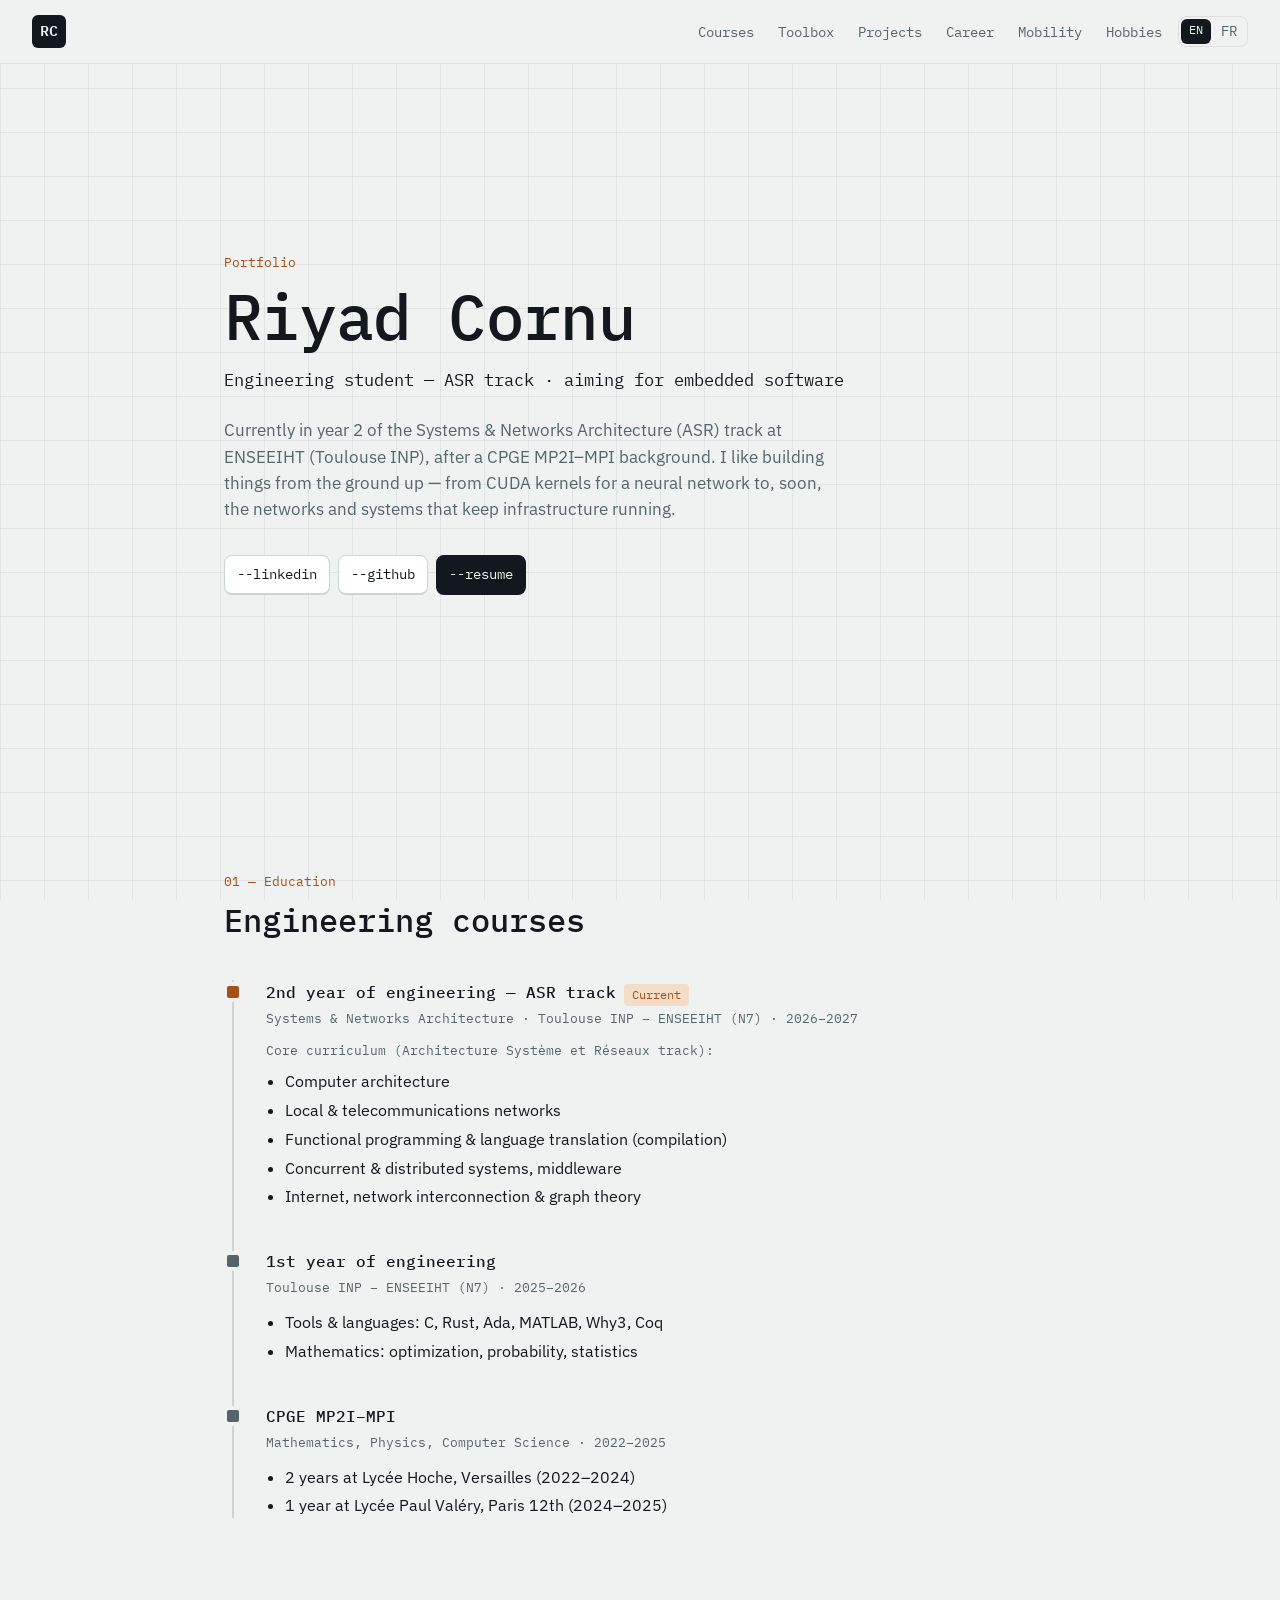
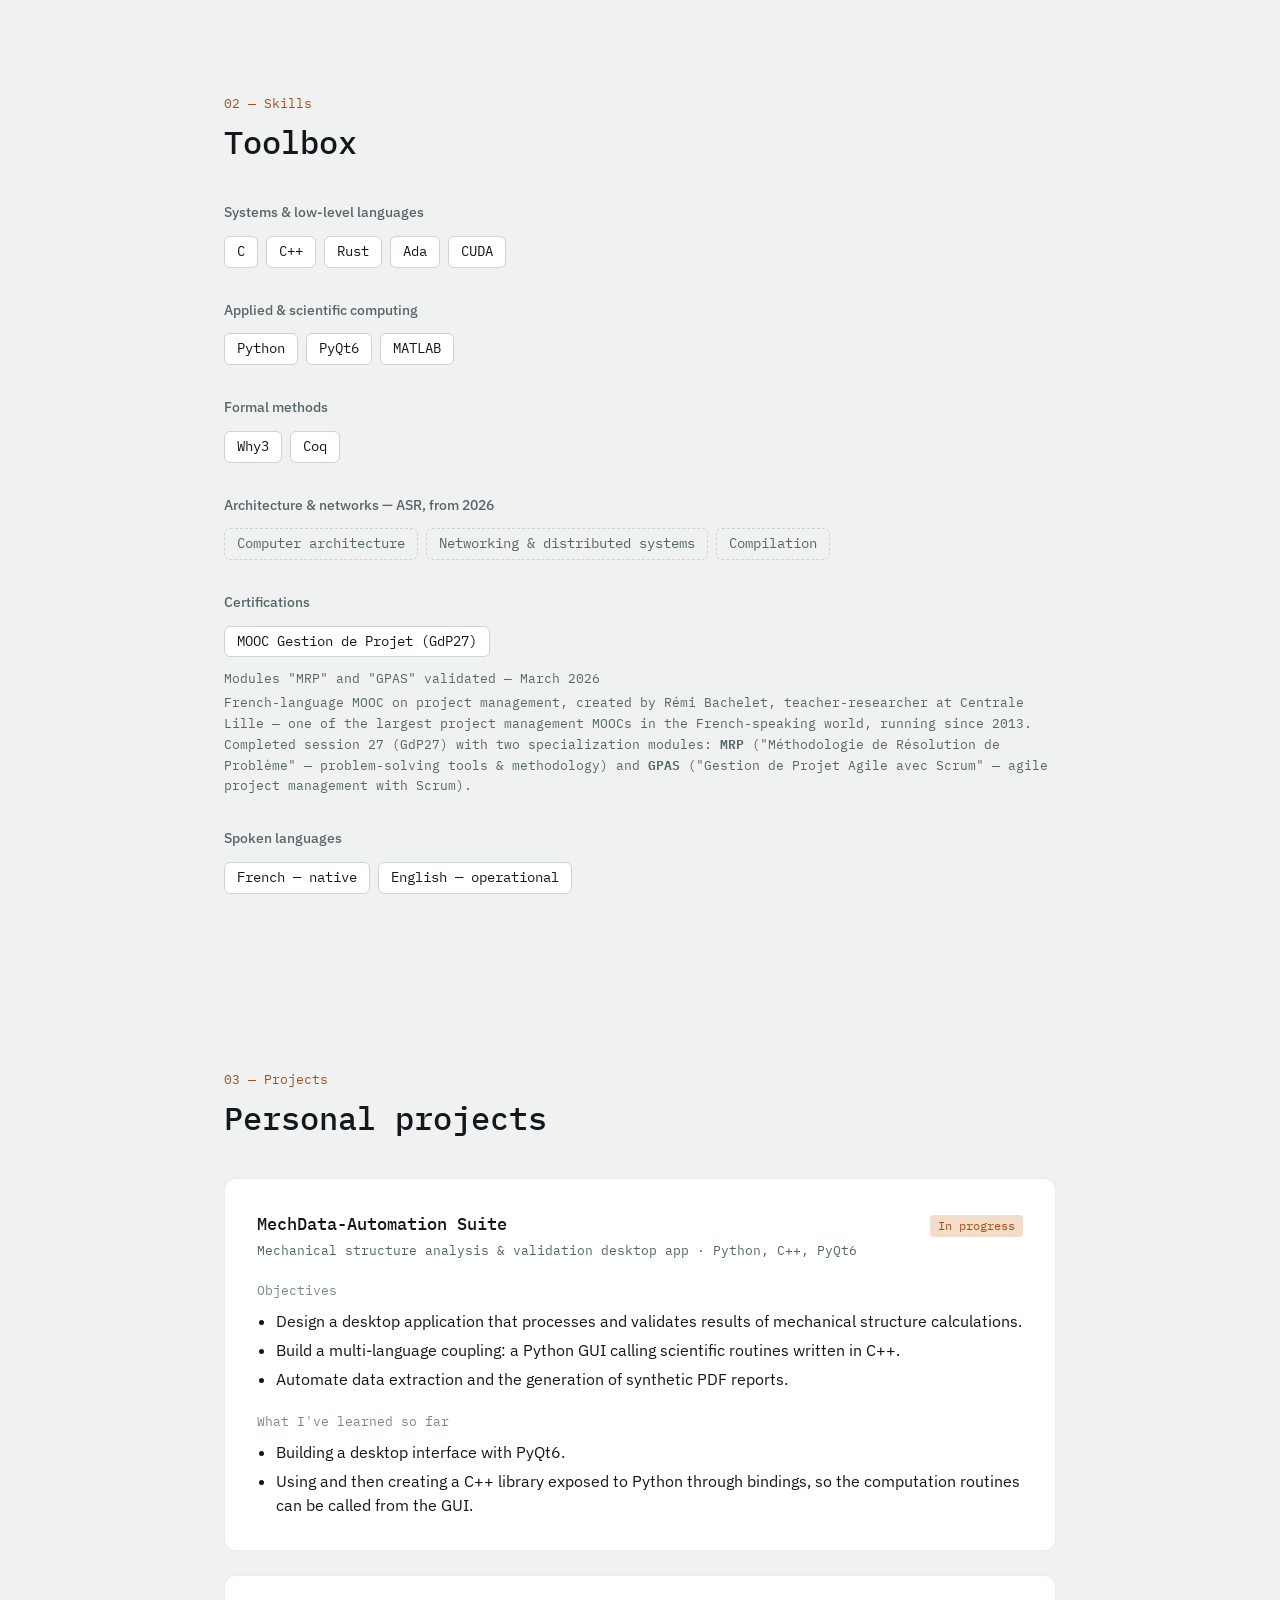
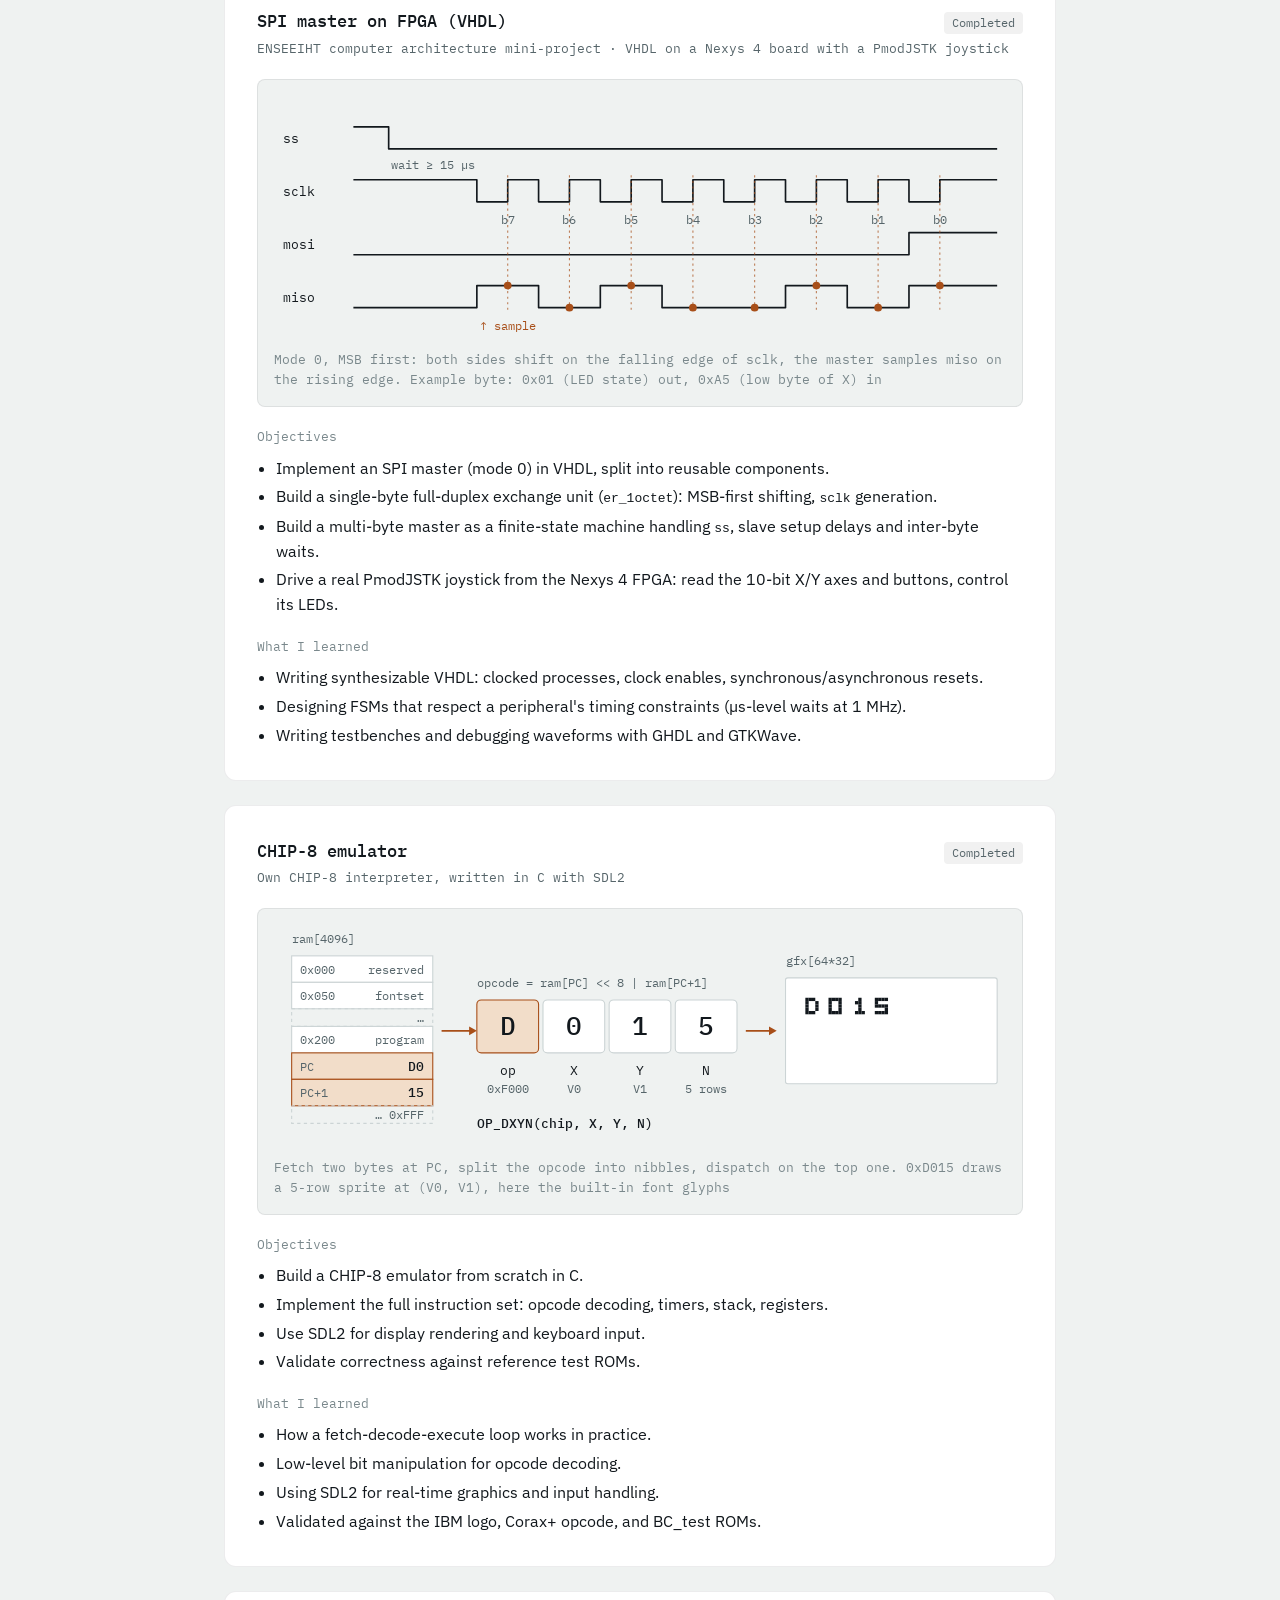
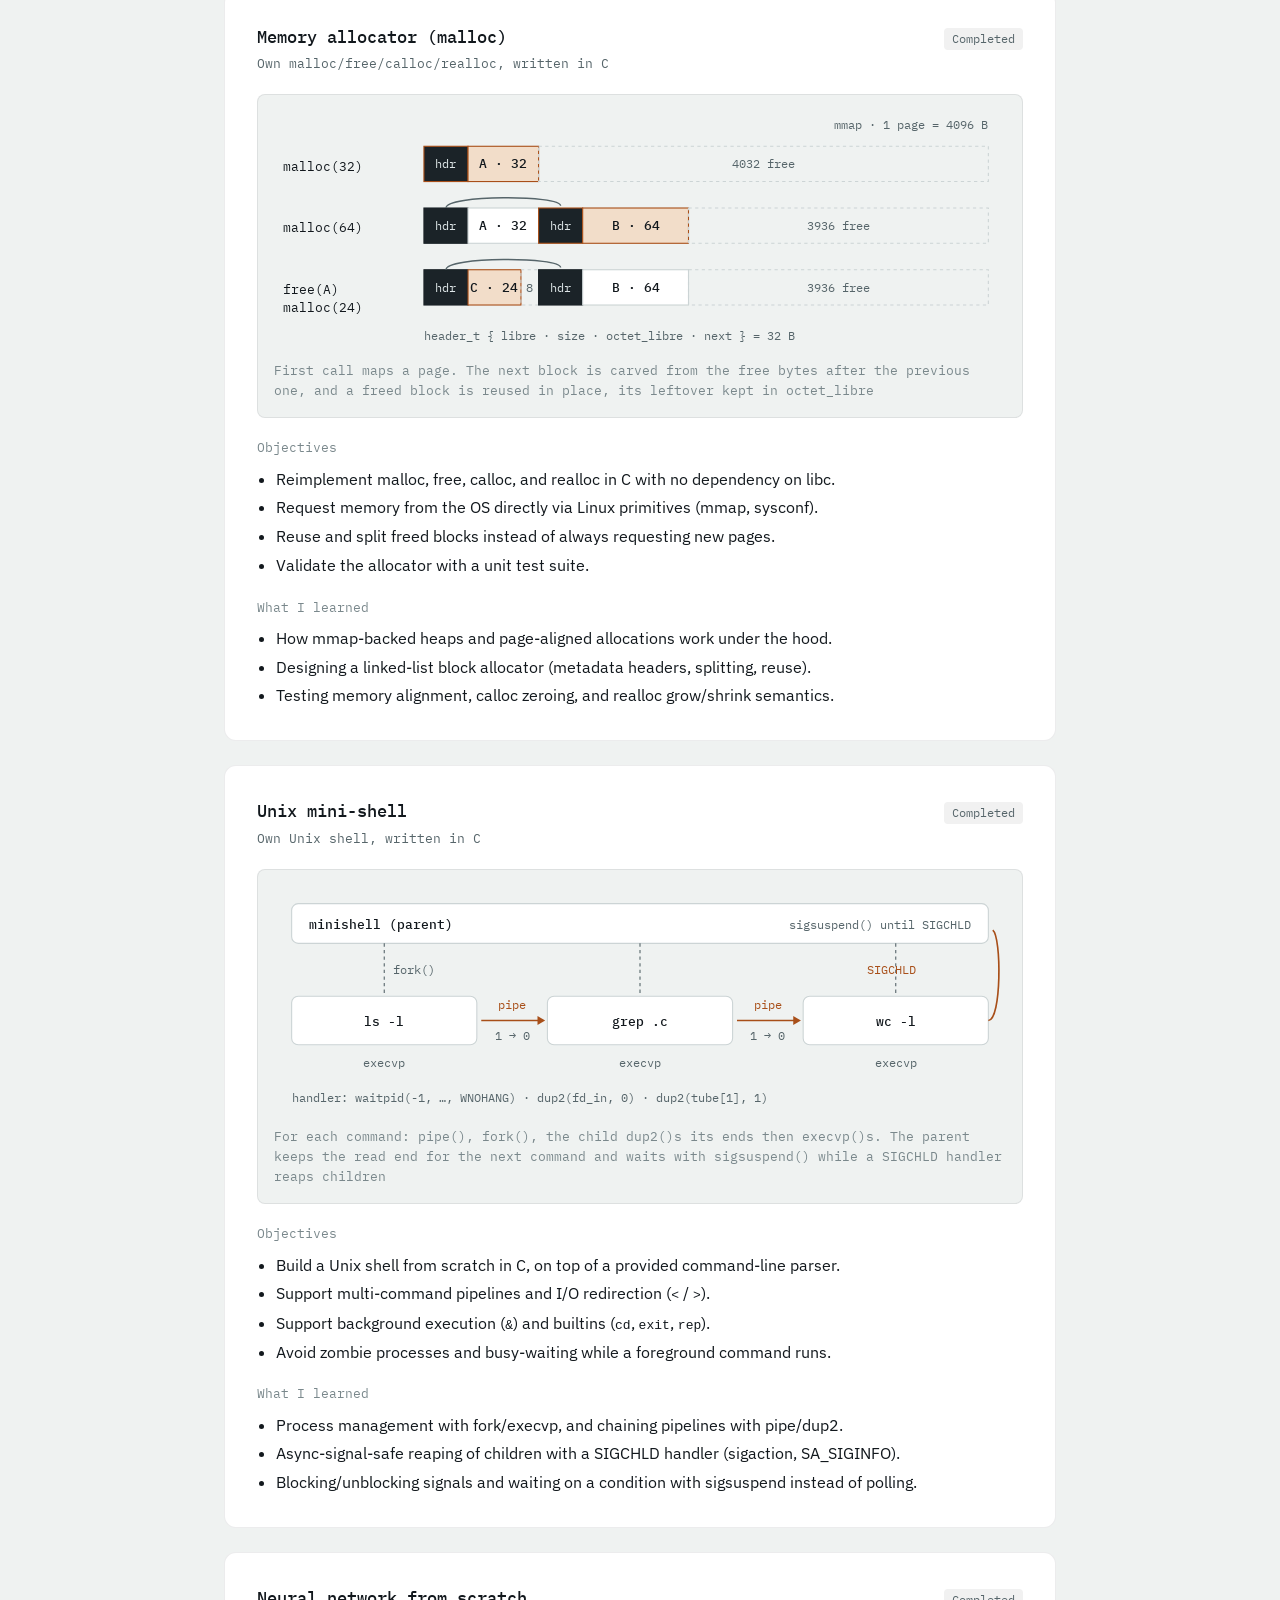
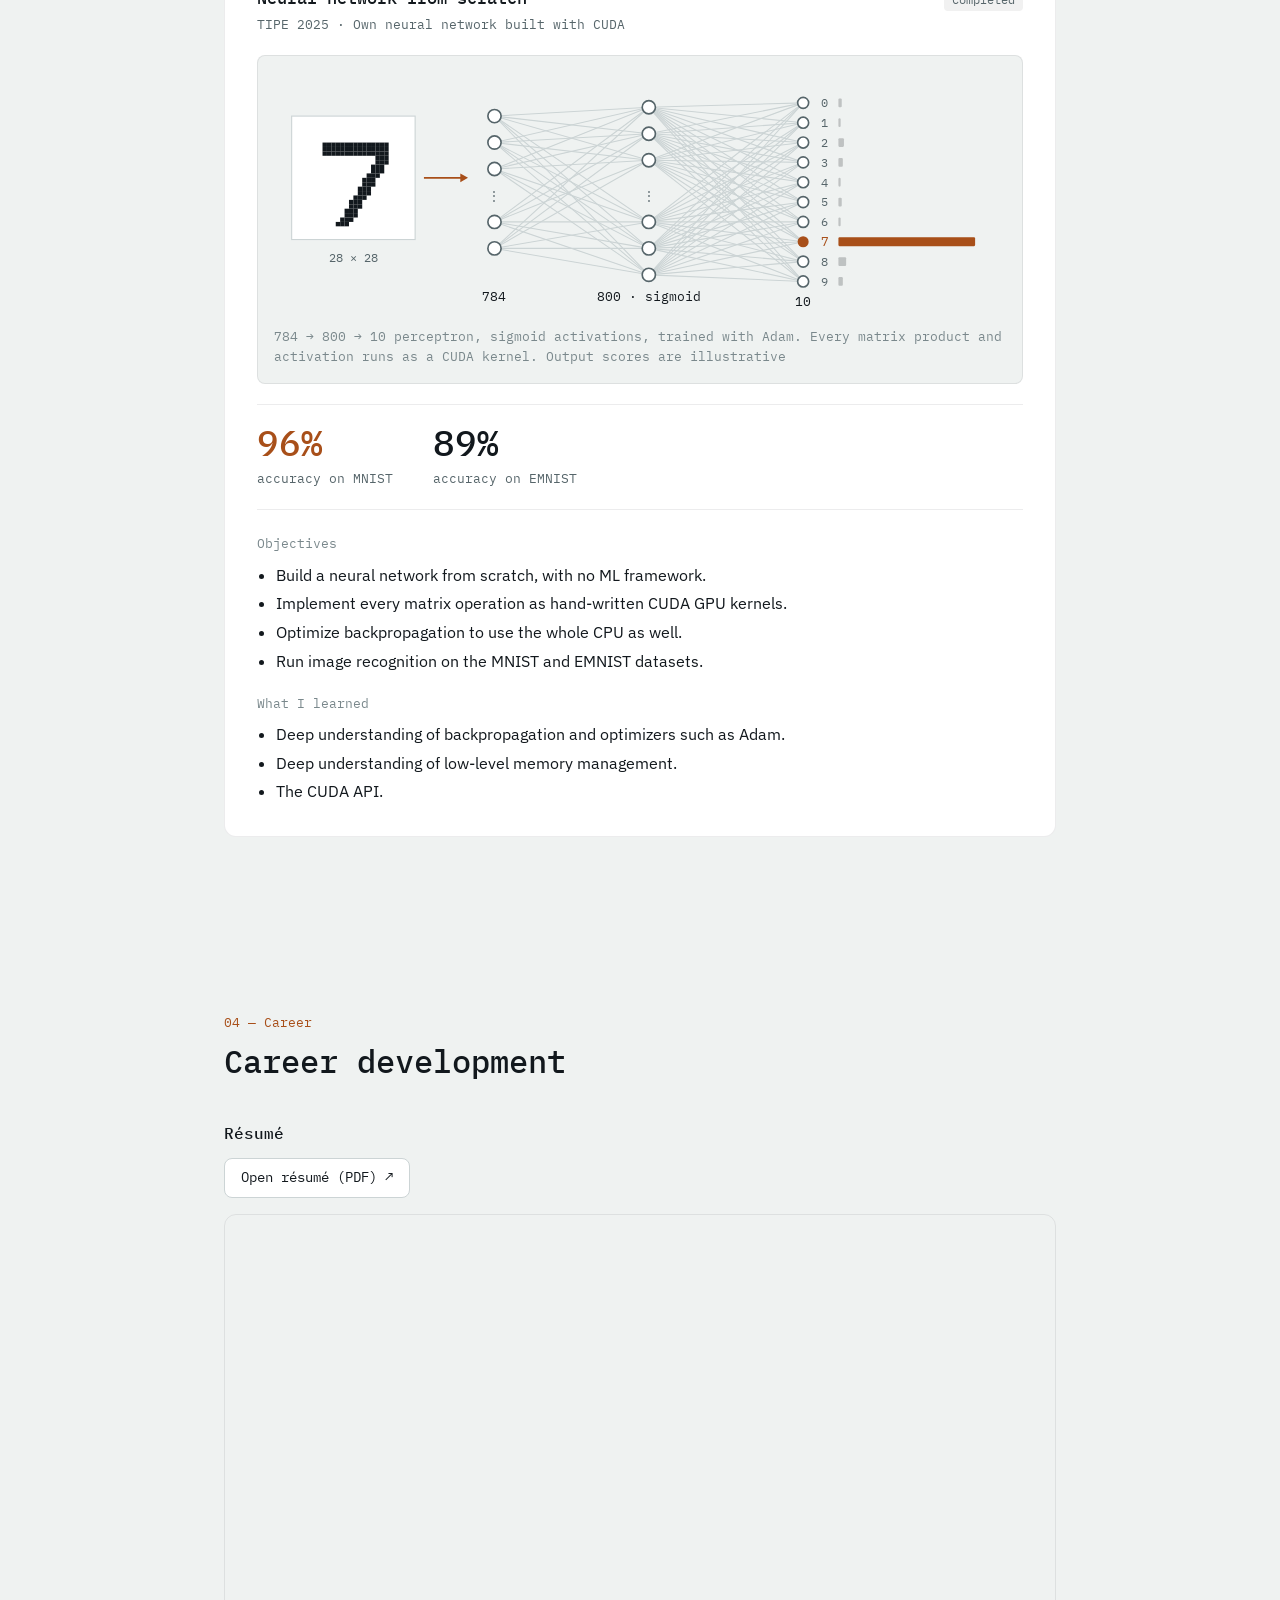
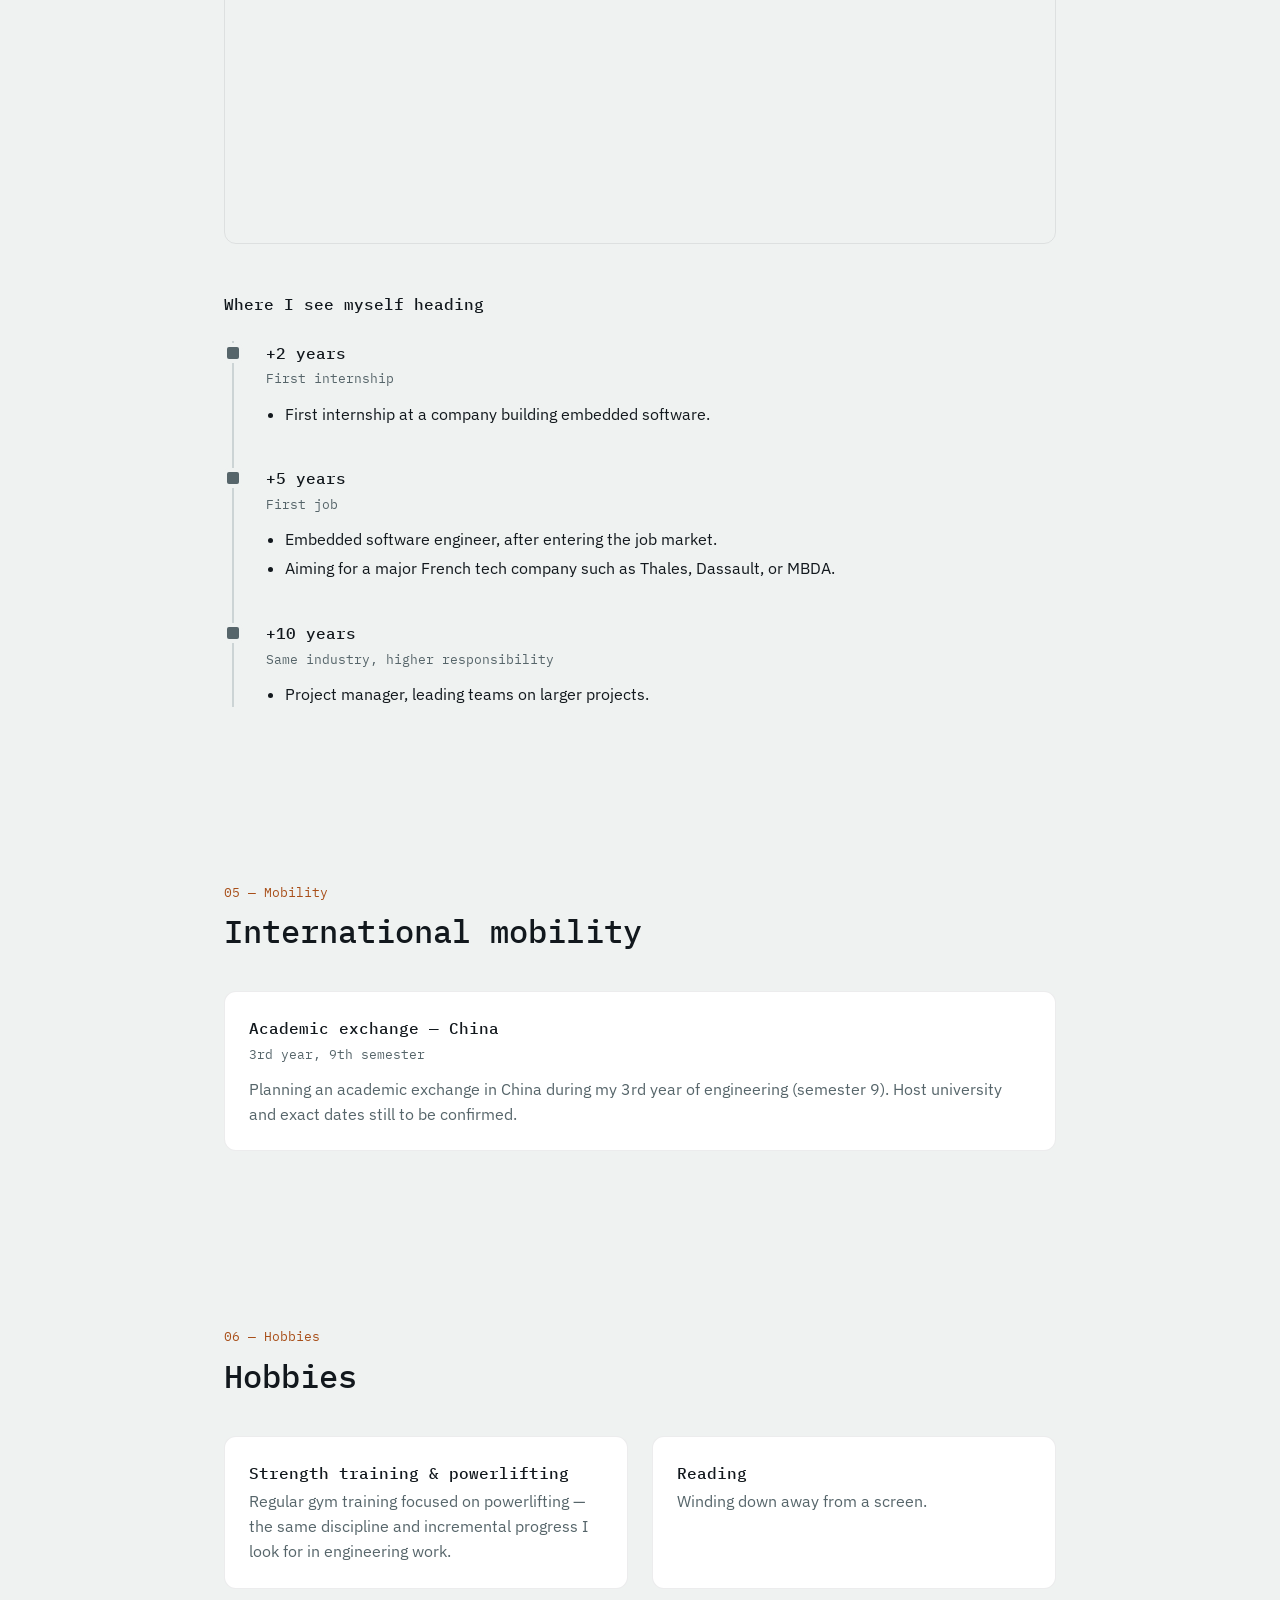
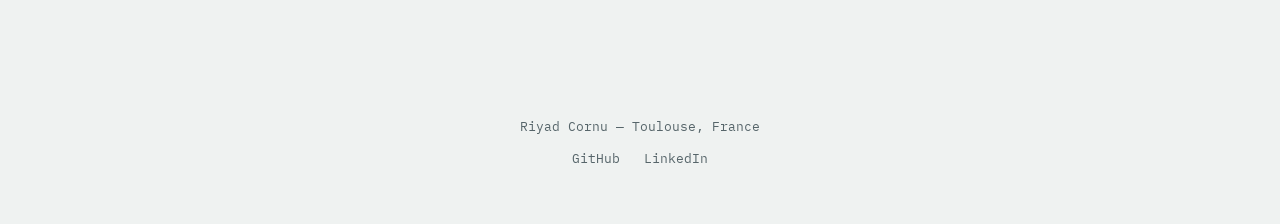
<file: index.html>
<!DOCTYPE html>
<html lang="en">
<head>
    <meta charset="UTF-8">
    <meta name="viewport" content="width=device-width, initial-scale=1.0">
    <title>Riyad Cornu — Engineering Student · ASR &amp; Embedded Systems</title>
    <meta name="description" content="Portfolio of Riyad Cornu, engineering student in the Systems &amp; Networks Architecture (ASR) track at ENSEEIHT (Toulouse INP), building low-level and embedded software projects.">
    <meta name="color-scheme" content="light dark">

    <meta property="og:type" content="website">
    <meta property="og:title" content="Riyad Cornu — Engineering Student · ASR &amp; Embedded Systems">
    <meta property="og:description" content="Portfolio of Riyad Cornu, engineering student in the Systems &amp; Networks Architecture (ASR) track at ENSEEIHT (Toulouse INP), building low-level and embedded software projects.">
    <meta property="og:url" content="https://batreverse.github.io/github-portfolio/">

    <link rel="alternate" hreflang="en" href="https://batreverse.github.io/github-portfolio/">
    <link rel="alternate" hreflang="fr" href="https://batreverse.github.io/github-portfolio/fr/">

    <link rel="icon" href="data:image/svg+xml,%3Csvg xmlns='http://www.w3.org/2000/svg' viewBox='0 0 64 64'%3E%3Crect width='64' height='64' rx='10' fill='%2312181D'/%3E%3Ctext x='32' y='42' font-family='monospace' font-size='26' font-weight='700' fill='%23C1652E' text-anchor='middle'%3ERC%3C/text%3E%3C/svg%3E">

    <link rel="preconnect" href="https://fonts.googleapis.com">
    <link rel="preconnect" href="https://fonts.gstatic.com" crossorigin>
    <link href="https://fonts.googleapis.com/css2?family=IBM+Plex+Mono:wght@400;500;600&family=IBM+Plex+Sans:wght@400;500;600&display=swap" rel="stylesheet">

    <link rel="stylesheet" href="style/style.css">
</head>
<body>
    <nav>
        <a href="#home" class="brand" aria-label="Back to top">RC</a>
        <ul>
            <li><a href="#courses">Courses</a></li>
            <li><a href="#toolbox">Toolbox</a></li>
            <li><a href="#projects">Projects</a></li>
            <li><a href="#career">Career</a></li>
            <li><a href="#mobility">Mobility</a></li>
            <li><a href="#hobbies">Hobbies</a></li>
        </ul>
        <div class="lang-switch" aria-label="Language">
            <span class="lang-current" aria-current="page">EN</span>
            <a href="fr/" hreflang="fr" lang="fr">FR</a>
        </div>
    </nav>

    <main>

        <section class="hero" id="home">
            <div class="hero-inner">
                <p class="eyebrow">Portfolio</p>
                <h1>Riyad Cornu</h1>
                <p class="hero-role">Engineering student — ASR track · aiming for embedded software</p>
                <p class="hero-pitch">
                    Currently in year 2 of the Systems &amp; Networks Architecture (ASR) track at
                    ENSEEIHT (Toulouse INP), after a CPGE MP2I–MPI background. I like building things
                    from the ground up — from CUDA kernels for a neural network to, soon, the networks
                    and systems that keep infrastructure running.
                </p>
                <div class="cmd-row" role="list" aria-label="Contact links">
                    <a role="listitem" href="https://www.linkedin.com/in/riyad-cornu-0a9088242/">
                        <span class="flag">--linkedin</span>
                    </a>
                    <a role="listitem" href="https://github.com/BatReverse">
                        <span class="flag">--github</span>
                    </a>
                    <a role="listitem" href="#career">
                        <span class="flag flag-primary">--resume</span>
                    </a>
                </div>
            </div>
        </section>

        <section class="section" id="courses">
            <p class="eyebrow">01 — Education</p>
            <h2>Engineering courses</h2>
            <div class="timeline">
                <div class="timeline-item is-current">
                    <div class="timeline-content">
                        <div class="timeline-head">
                            <h3>2nd year of engineering — ASR track</h3>
                            <span class="badge badge-current">Current</span>
                        </div>
                        <small>Systems &amp; Networks Architecture · Toulouse INP – ENSEEIHT (N7) · 2026–2027</small>
                        <p class="timeline-note">Core curriculum (Architecture Système et Réseaux track):</p>
                        <ul>
                            <li>Computer architecture</li>
                            <li>Local &amp; telecommunications networks</li>
                            <li>Functional programming &amp; language translation (compilation)</li>
                            <li>Concurrent &amp; distributed systems, middleware</li>
                            <li>Internet, network interconnection &amp; graph theory</li>
                        </ul>
                    </div>
                </div>
                <div class="timeline-item">
                    <div class="timeline-content">
                        <h3>1st year of engineering</h3>
                        <small>Toulouse INP – ENSEEIHT (N7) · 2025–2026</small>
                        <ul>
                            <li>Tools &amp; languages: C, Rust, Ada, MATLAB, Why3, Coq</li>
                            <li>Mathematics: optimization, probability, statistics</li>
                        </ul>
                    </div>
                </div>
                <div class="timeline-item">
                    <div class="timeline-content">
                        <h3>CPGE MP2I–MPI</h3>
                        <small>Mathematics, Physics, Computer Science · 2022–2025</small>
                        <ul>
                            <li>2 years at Lycée Hoche, Versailles (2022–2024)</li>
                            <li>1 year at Lycée Paul Valéry, Paris 12th (2024–2025)</li>
                        </ul>
                    </div>
                </div>
            </div>
        </section>

        <section class="section" id="toolbox">
            <p class="eyebrow">02 — Skills</p>
            <h2>Toolbox</h2>

            <div class="tool-group">
                <h3>Systems &amp; low-level languages</h3>
                <div class="chip-row">
                    <span class="chip">C</span>
                    <span class="chip">C++</span>
                    <span class="chip">Rust</span>
                    <span class="chip">Ada</span>
                    <span class="chip">CUDA</span>
                </div>
            </div>

            <div class="tool-group">
                <h3>Applied &amp; scientific computing</h3>
                <div class="chip-row">
                    <span class="chip">Python</span>
                    <span class="chip">PyQt6</span>
                    <span class="chip">MATLAB</span>
                </div>
            </div>

            <div class="tool-group">
                <h3>Formal methods</h3>
                <div class="chip-row">
                    <span class="chip">Why3</span>
                    <span class="chip">Coq</span>
                </div>
            </div>

            <div class="tool-group">
                <h3>Architecture &amp; networks — ASR, from 2026</h3>
                <div class="chip-row">
                    <span class="chip chip-upcoming">Computer architecture</span>
                    <span class="chip chip-upcoming">Networking &amp; distributed systems</span>
                    <span class="chip chip-upcoming">Compilation</span>
                </div>
            </div>

            <div class="tool-group">
                <h3>Certifications</h3>
                <div class="chip-row">
                    <a href="https://mooc.gestiondeprojet.pm/" target="_blank" rel="noopener" class="chip-link">
                        <span class="chip">MOOC Gestion de Projet (GdP27)</span>
                    </a>
                </div>
                <small>Modules "MRP" and "GPAS" validated — March 2026</small>
                <p class="timeline-note">
                    French-language MOOC on project management, created by Rémi Bachelet, teacher-researcher
                    at Centrale Lille — one of the largest project management MOOCs in the French-speaking
                    world, running since 2013. Completed session 27 (GdP27) with two specialization modules:
                    <b>MRP</b> ("Méthodologie de Résolution de Problème" — problem-solving tools &amp; methodology)
                    and <b>GPAS</b> ("Gestion de Projet Agile avec Scrum" — agile project management with Scrum).
                </p>
            </div>

            <div class="tool-group">
                <h3>Spoken languages</h3>
                <div class="chip-row">
                    <span class="chip">French — native</span>
                    <span class="chip">English — operational</span>
                </div>
            </div>
        </section>

        <section class="section" id="projects">
            <p class="eyebrow">03 — Projects</p>
            <h2>Personal projects</h2>

            <article class="project-card">
                <div class="project-head">
                    <h3>MechData-Automation Suite</h3>
                    <span class="status-badge status-progress">In progress</span>
                </div>
                <small>Mechanical structure analysis &amp; validation desktop app · Python, C++, PyQt6</small>

                <p class="block-label">Objectives</p>
                <ul>
                    <li>Design a desktop application that processes and validates results of mechanical structure calculations.</li>
                    <li>Build a multi-language coupling: a Python GUI calling scientific routines written in C++.</li>
                    <li>Automate data extraction and the generation of synthetic PDF reports.</li>
                </ul>
                <p class="block-label">What I've learned so far</p>
                <ul>
                    <li>Building a desktop interface with PyQt6.</li>
                    <li>Using and then creating a C++ library exposed to Python through bindings, so the computation routines can be called from the GUI.</li>
                </ul>
            </article>

            <article class="project-card">
                <div class="project-head">
                    <h3>SPI master on FPGA (VHDL)</h3>
                    <span class="status-badge status-done">Completed</span>
                </div>
                <small>ENSEEIHT computer architecture mini-project · VHDL on a Nexys 4 board with a PmodJSTK joystick</small>

                <figure class="project-fig">
                    <svg class="fig" viewBox="0 0 664 220" role="img" aria-label="SPI mode 0 timing of one byte exchange">
                        <text class="sig" x="8" y="43">ss</text>
                        <text class="sig" x="8" y="91">sclk</text>
                        <text class="sig" x="8" y="139">mosi</text>
                        <text class="sig" x="8" y="187">miso</text>
                        <polyline class="wave" points="72,28 104,28 104,48 656,48"/>
                        <polyline class="wave" points="72,76 184,76 184,96 212,96 212,76 240,76 240,96 268,96 268,76 296,76 296,96 324,96 324,76 352,76 352,96 380,96 380,76 408,76 408,96 436,96 436,76 464,76 464,96 492,96 492,76 520,76 520,96 548,96 548,76 576,76 576,96 604,96 604,76 656,76"/>
                        <polyline class="wave" points="72,144 184,144 184,144 240,144 240,144 296,144 296,144 352,144 352,144 408,144 408,144 464,144 464,144 520,144 520,144 576,144 576,124 656,124"/>
                        <polyline class="wave" points="72,192 184,192 184,172 240,172 240,192 296,192 296,172 352,172 352,192 408,192 408,192 464,192 464,172 520,172 520,192 576,192 576,172 656,172"/>
                        <text class="note" x="144" y="66" text-anchor="middle">wait ≥ 15 µs</text>
                        <line class="sample" x1="212" y1="72" x2="212" y2="196"/>
                        <circle class="dot" cx="212" cy="172" r="3.5"/>
                        <text class="note" x="212" y="116" text-anchor="middle">b7</text>
                        <line class="sample" x1="268" y1="72" x2="268" y2="196"/>
                        <circle class="dot" cx="268" cy="192" r="3.5"/>
                        <text class="note" x="268" y="116" text-anchor="middle">b6</text>
                        <line class="sample" x1="324" y1="72" x2="324" y2="196"/>
                        <circle class="dot" cx="324" cy="172" r="3.5"/>
                        <text class="note" x="324" y="116" text-anchor="middle">b5</text>
                        <line class="sample" x1="380" y1="72" x2="380" y2="196"/>
                        <circle class="dot" cx="380" cy="192" r="3.5"/>
                        <text class="note" x="380" y="116" text-anchor="middle">b4</text>
                        <line class="sample" x1="436" y1="72" x2="436" y2="196"/>
                        <circle class="dot" cx="436" cy="192" r="3.5"/>
                        <text class="note" x="436" y="116" text-anchor="middle">b3</text>
                        <line class="sample" x1="492" y1="72" x2="492" y2="196"/>
                        <circle class="dot" cx="492" cy="172" r="3.5"/>
                        <text class="note" x="492" y="116" text-anchor="middle">b2</text>
                        <line class="sample" x1="548" y1="72" x2="548" y2="196"/>
                        <circle class="dot" cx="548" cy="192" r="3.5"/>
                        <text class="note" x="548" y="116" text-anchor="middle">b1</text>
                        <line class="sample" x1="604" y1="72" x2="604" y2="196"/>
                        <circle class="dot" cx="604" cy="172" r="3.5"/>
                        <text class="note" x="604" y="116" text-anchor="middle">b0</text>
                        <text class="note acc" x="212" y="212" text-anchor="middle">↑ sample</text>
                    </svg>
                    <figcaption>Mode 0, MSB first: both sides shift on the falling edge of sclk, the master samples miso on the rising edge. Example byte: 0x01 (LED state) out, 0xA5 (low byte of X) in</figcaption>
                </figure>

                <p class="block-label">Objectives</p>
                <ul>
                    <li>Implement an SPI master (mode 0) in VHDL, split into reusable components.</li>
                    <li>Build a single-byte full-duplex exchange unit (<code>er_1octet</code>): MSB-first shifting, <code>sclk</code> generation.</li>
                    <li>Build a multi-byte master as a finite-state machine handling <code>ss</code>, slave setup delays and inter-byte waits.</li>
                    <li>Drive a real PmodJSTK joystick from the Nexys 4 FPGA: read the 10-bit X/Y axes and buttons, control its LEDs.</li>
                </ul>
                <p class="block-label">What I learned</p>
                <ul>
                    <li>Writing synthesizable VHDL: clocked processes, clock enables, synchronous/asynchronous resets.</li>
                    <li>Designing FSMs that respect a peripheral's timing constraints (µs-level waits at 1&nbsp;MHz).</li>
                    <li>Writing testbenches and debugging waveforms with GHDL and GTKWave.</li>
                </ul>
            </article>

            <article class="project-card">
                <div class="project-head">
                    <h3>CHIP-8 emulator</h3>
                    <span class="status-badge status-done">Completed</span>
                </div>
                <small>Own CHIP-8 interpreter, written in C with SDL2</small>

                <figure class="project-fig">
                    <svg class="fig" viewBox="0 0 664 200" role="img" aria-label="CHIP-8 fetch and decode of opcode 0xD015">
                        <text class="note" x="16" y="16">ram[4096]</text>
                        <rect class="cell" x="16" y="28" width="128" height="24"/>
                        <text class="note" x="24" y="44.0">0x000</text>
                        <text class="note" x="136" y="44.0" text-anchor="end">reserved</text>
                        <rect class="cell" x="16" y="52" width="128" height="24"/>
                        <text class="note" x="24" y="68.0">0x050</text>
                        <text class="note" x="136" y="68.0" text-anchor="end">fontset</text>
                        <rect class="cell-gap" x="16" y="76" width="128" height="16"/>
                        <text class="note" x="136" y="88.0" text-anchor="end">…</text>
                        <rect class="cell" x="16" y="92" width="128" height="24"/>
                        <text class="note" x="24" y="108.0">0x200</text>
                        <text class="note" x="136" y="108.0" text-anchor="end">program</text>
                        <rect class="cell-acc" x="16" y="116" width="128" height="24"/>
                        <text class="note" x="24" y="132.0">PC</text>
                        <text class="code" x="136" y="132.0" text-anchor="end">D0</text>
                        <rect class="cell-acc" x="16" y="140" width="128" height="24"/>
                        <text class="note" x="24" y="156.0">PC+1</text>
                        <text class="code" x="136" y="156.0" text-anchor="end">15</text>
                        <rect class="cell-gap" x="16" y="164" width="128" height="16"/>
                        <text class="note" x="136" y="176.0" text-anchor="end">… 0xFFF</text>
                        <line class="arrow" x1="152" y1="96" x2="178" y2="96"/><path class="arrow-head" d="M184 96 l-7 -4 v8 z"/>
                        <text class="note" x="184" y="56">opcode = ram[PC] &lt;&lt; 8 | ram[PC+1]</text>
                        <rect class="cell-acc" x="184" y="68" width="56" height="48" rx="4"/>
                        <text class="big" x="212" y="100" text-anchor="middle">D</text>
                        <text class="sig" x="212" y="136" text-anchor="middle">op</text>
                        <text class="note" x="212" y="152" text-anchor="middle">0xF000</text>
                        <rect class="cell" x="244" y="68" width="56" height="48" rx="4"/>
                        <text class="big" x="272" y="100" text-anchor="middle">0</text>
                        <text class="sig" x="272" y="136" text-anchor="middle">X</text>
                        <text class="note" x="272" y="152" text-anchor="middle">V0</text>
                        <rect class="cell" x="304" y="68" width="56" height="48" rx="4"/>
                        <text class="big" x="332" y="100" text-anchor="middle">1</text>
                        <text class="sig" x="332" y="136" text-anchor="middle">Y</text>
                        <text class="note" x="332" y="152" text-anchor="middle">V1</text>
                        <rect class="cell" x="364" y="68" width="56" height="48" rx="4"/>
                        <text class="big" x="392" y="100" text-anchor="middle">5</text>
                        <text class="sig" x="392" y="136" text-anchor="middle">N</text>
                        <text class="note" x="392" y="152" text-anchor="middle">5 rows</text>
                        <text class="code" x="184" y="184">OP_DXYN(chip, X, Y, N)</text>
                        <line class="arrow" x1="428" y1="96" x2="450" y2="96"/><path class="arrow-head" d="M456 96 l-7 -4 v8 z"/>
                        <text class="note" x="464" y="36">gfx[64*32]</text>
                        <rect class="screen" x="464" y="48" width="192" height="96" rx="2"/>
                        <g class="px"><rect x="482" y="66" width="3" height="3"/><rect x="485" y="66" width="3" height="3"/><rect x="488" y="66" width="3" height="3"/><rect x="482" y="69" width="3" height="3"/><rect x="491" y="69" width="3" height="3"/><rect x="482" y="72" width="3" height="3"/><rect x="491" y="72" width="3" height="3"/><rect x="482" y="75" width="3" height="3"/><rect x="491" y="75" width="3" height="3"/><rect x="482" y="78" width="3" height="3"/><rect x="485" y="78" width="3" height="3"/><rect x="488" y="78" width="3" height="3"/><rect x="503" y="66" width="3" height="3"/><rect x="506" y="66" width="3" height="3"/><rect x="509" y="66" width="3" height="3"/><rect x="512" y="66" width="3" height="3"/><rect x="503" y="69" width="3" height="3"/><rect x="512" y="69" width="3" height="3"/><rect x="503" y="72" width="3" height="3"/><rect x="512" y="72" width="3" height="3"/><rect x="503" y="75" width="3" height="3"/><rect x="512" y="75" width="3" height="3"/><rect x="503" y="78" width="3" height="3"/><rect x="506" y="78" width="3" height="3"/><rect x="509" y="78" width="3" height="3"/><rect x="512" y="78" width="3" height="3"/><rect x="530" y="66" width="3" height="3"/><rect x="527" y="69" width="3" height="3"/><rect x="530" y="69" width="3" height="3"/><rect x="530" y="72" width="3" height="3"/><rect x="530" y="75" width="3" height="3"/><rect x="527" y="78" width="3" height="3"/><rect x="530" y="78" width="3" height="3"/><rect x="533" y="78" width="3" height="3"/><rect x="545" y="66" width="3" height="3"/><rect x="548" y="66" width="3" height="3"/><rect x="551" y="66" width="3" height="3"/><rect x="554" y="66" width="3" height="3"/><rect x="545" y="69" width="3" height="3"/><rect x="545" y="72" width="3" height="3"/><rect x="548" y="72" width="3" height="3"/><rect x="551" y="72" width="3" height="3"/><rect x="554" y="72" width="3" height="3"/><rect x="554" y="75" width="3" height="3"/><rect x="545" y="78" width="3" height="3"/><rect x="548" y="78" width="3" height="3"/><rect x="551" y="78" width="3" height="3"/><rect x="554" y="78" width="3" height="3"/></g>
                    </svg>
                    <figcaption>Fetch two bytes at PC, split the opcode into nibbles, dispatch on the top one. 0xD015 draws a 5-row sprite at (V0, V1), here the built-in font glyphs</figcaption>
                </figure>

                <p class="block-label">Objectives</p>
                <ul>
                    <li>Build a CHIP-8 emulator from scratch in C.</li>
                    <li>Implement the full instruction set: opcode decoding, timers, stack, registers.</li>
                    <li>Use SDL2 for display rendering and keyboard input.</li>
                    <li>Validate correctness against reference test ROMs.</li>
                </ul>
                <p class="block-label">What I learned</p>
                <ul>
                    <li>How a fetch-decode-execute loop works in practice.</li>
                    <li>Low-level bit manipulation for opcode decoding.</li>
                    <li>Using SDL2 for real-time graphics and input handling.</li>
                    <li>Validated against the IBM logo, Corax+ opcode, and BC_test ROMs.</li>
                </ul>
            </article>

            <article class="project-card">
                <div class="project-head">
                    <h3>Memory allocator (malloc)</h3>
                    <span class="status-badge status-done">Completed</span>
                </div>
                <small>Own malloc/free/calloc/realloc, written in C</small>

                <figure class="project-fig">
                    <svg class="fig" viewBox="0 0 664 216" role="img" aria-label="How mon_malloc places blocks inside one mmap page">
                        <text class="note" x="648" y="16" text-anchor="end">mmap · 1 page = 4096 B</text>
                        <text class="sig" x="8" y="54">malloc(32)</text>
                        <rect class="cell-hdr-new" x="136" y="32" width="40" height="32"/>
                        <text class="hdr-text" x="156.0" y="52" text-anchor="middle">hdr</text>
                        <rect class="cell-acc" x="176" y="32" width="64" height="32"/>
                        <text class="code" x="208.0" y="52" text-anchor="middle">A · 32</text>
                        <rect class="cell-gap" x="240" y="32" width="408" height="32"/>
                        <text class="note" x="444.0" y="52" text-anchor="middle">4032 free</text>
                        <text class="sig" x="8" y="110">malloc(64)</text>
                        <rect class="cell-hdr" x="136" y="88" width="40" height="32"/>
                        <text class="hdr-text" x="156.0" y="108" text-anchor="middle">hdr</text>
                        <rect class="cell" x="176" y="88" width="64" height="32"/>
                        <text class="code" x="208.0" y="108" text-anchor="middle">A · 32</text>
                        <rect class="cell-hdr-new" x="240" y="88" width="40" height="32"/>
                        <text class="hdr-text" x="260.0" y="108" text-anchor="middle">hdr</text>
                        <rect class="cell-acc" x="280" y="88" width="96" height="32"/>
                        <text class="code" x="328.0" y="108" text-anchor="middle">B · 64</text>
                        <rect class="cell-gap" x="376" y="88" width="272" height="32"/>
                        <text class="note" x="512.0" y="108" text-anchor="middle">3936 free</text>
                        <path class="link" d="M156 88 C156 76 260 76 260 86"/>
                        <text class="sig" x="8" y="166">free(A)</text>
                        <text class="sig" x="8" y="182">malloc(24)</text>
                        <rect class="cell-hdr" x="136" y="144" width="40" height="32"/>
                        <text class="hdr-text" x="156.0" y="164" text-anchor="middle">hdr</text>
                        <rect class="cell-acc" x="176" y="144" width="48" height="32"/>
                        <text class="code" x="200.0" y="164" text-anchor="middle">C · 24</text>
                        <rect class="cell-gap" x="224" y="144" width="16" height="32"/>
                        <text class="note" x="232.0" y="164" text-anchor="middle">8</text>
                        <rect class="cell-hdr" x="240" y="144" width="40" height="32"/>
                        <text class="hdr-text" x="260.0" y="164" text-anchor="middle">hdr</text>
                        <rect class="cell" x="280" y="144" width="96" height="32"/>
                        <text class="code" x="328.0" y="164" text-anchor="middle">B · 64</text>
                        <rect class="cell-gap" x="376" y="144" width="272" height="32"/>
                        <text class="note" x="512.0" y="164" text-anchor="middle">3936 free</text>
                        <path class="link" d="M156 144 C156 132 260 132 260 142"/>
                        <text class="note" x="136" y="208">header_t { libre · size · octet_libre · next } = 32 B</text>
                    </svg>
                    <figcaption>First call maps a page. The next block is carved from the free bytes after the previous one, and a freed block is reused in place, its leftover kept in octet_libre</figcaption>
                </figure>

                <p class="block-label">Objectives</p>
                <ul>
                    <li>Reimplement malloc, free, calloc, and realloc in C with no dependency on libc.</li>
                    <li>Request memory from the OS directly via Linux primitives (mmap, sysconf).</li>
                    <li>Reuse and split freed blocks instead of always requesting new pages.</li>
                    <li>Validate the allocator with a unit test suite.</li>
                </ul>
                <p class="block-label">What I learned</p>
                <ul>
                    <li>How mmap-backed heaps and page-aligned allocations work under the hood.</li>
                    <li>Designing a linked-list block allocator (metadata headers, splitting, reuse).</li>
                    <li>Testing memory alignment, calloc zeroing, and realloc grow/shrink semantics.</li>
                </ul>
            </article>

            <article class="project-card">
                <div class="project-head">
                    <h3>Unix mini-shell</h3>
                    <span class="status-badge status-done">Completed</span>
                </div>
                <small>Own Unix shell, written in C</small>

                <figure class="project-fig">
                    <svg class="fig" viewBox="0 0 664 208" role="img" aria-label="Mini-shell running the pipeline ls -l | grep .c | wc -l">
                        <rect class="cell" x="16" y="16" width="632" height="36" rx="6"/>
                        <text class="code" x="32" y="39">minishell (parent)</text>
                        <text class="note" x="632" y="39" text-anchor="end">sigsuspend() until SIGCHLD</text>
                        <line class="fork" x1="100" y1="52" x2="100" y2="100"/>
                        <rect class="cell" x="16" y="100" width="168" height="44" rx="6"/>
                        <text class="code" x="100" y="127" text-anchor="middle">ls -l</text>
                        <text class="note" x="100" y="164" text-anchor="middle">execvp</text>
                        <line class="fork" x1="332" y1="52" x2="332" y2="100"/>
                        <rect class="cell" x="248" y="100" width="168" height="44" rx="6"/>
                        <text class="code" x="332" y="127" text-anchor="middle">grep .c</text>
                        <text class="note" x="332" y="164" text-anchor="middle">execvp</text>
                        <line class="fork" x1="564" y1="52" x2="564" y2="100"/>
                        <rect class="cell" x="480" y="100" width="168" height="44" rx="6"/>
                        <text class="code" x="564" y="127" text-anchor="middle">wc -l</text>
                        <text class="note" x="564" y="164" text-anchor="middle">execvp</text>
                        <text class="note" x="108" y="80">fork()</text>
                        <line class="arrow" x1="188" y1="122" x2="240" y2="122"/><path class="arrow-head" d="M246 122 l-7 -4 v8 z"/>
                        <text class="note acc" x="216" y="112" text-anchor="middle">pipe</text>
                        <text class="note" x="216" y="140" text-anchor="middle">1 → 0</text>
                        <line class="arrow" x1="420" y1="122" x2="472" y2="122"/><path class="arrow-head" d="M478 122 l-7 -4 v8 z"/>
                        <text class="note acc" x="448" y="112" text-anchor="middle">pipe</text>
                        <text class="note" x="448" y="140" text-anchor="middle">1 → 0</text>
                        <path class="link-acc" d="M648 122 C660 122 660 46 652 40"/>
                        <text class="note acc" x="560" y="80" text-anchor="middle">SIGCHLD</text>
                        <text class="note" x="16" y="196">handler: waitpid(-1, …, WNOHANG) · dup2(fd_in, 0) · dup2(tube[1], 1)</text>
                    </svg>
                    <figcaption>For each command: pipe(), fork(), the child dup2()s its ends then execvp()s. The parent keeps the read end for the next command and waits with sigsuspend() while a SIGCHLD handler reaps children</figcaption>
                </figure>

                <p class="block-label">Objectives</p>
                <ul>
                    <li>Build a Unix shell from scratch in C, on top of a provided command-line parser.</li>
                    <li>Support multi-command pipelines and I/O redirection (<code>&lt;</code> / <code>&gt;</code>).</li>
                    <li>Support background execution (<code>&amp;</code>) and builtins (<code>cd</code>, <code>exit</code>, <code>rep</code>).</li>
                    <li>Avoid zombie processes and busy-waiting while a foreground command runs.</li>
                </ul>
                <p class="block-label">What I learned</p>
                <ul>
                    <li>Process management with fork/execvp, and chaining pipelines with pipe/dup2.</li>
                    <li>Async-signal-safe reaping of children with a SIGCHLD handler (sigaction, SA_SIGINFO).</li>
                    <li>Blocking/unblocking signals and waiting on a condition with sigsuspend instead of polling.</li>
                </ul>
            </article>

            <article class="project-card">
                <div class="project-head">
                    <h3>Neural network from scratch</h3>
                    <span class="status-badge status-done">Completed</span>
                </div>
                <small>TIPE 2025 · Own neural network built with CUDA</small>

                <figure class="project-fig">
                    <svg class="fig" viewBox="0 0 664 220" role="img" aria-label="784 to 800 to 10 perceptron classifying a handwritten 7">
                        <rect class="cell" x="16" y="40" width="112" height="112"/>
                        <g class="px"><rect x="44" y="64" width="4" height="4"/><rect x="48" y="64" width="4" height="4"/><rect x="52" y="64" width="4" height="4"/><rect x="56" y="64" width="4" height="4"/><rect x="60" y="64" width="4" height="4"/><rect x="64" y="64" width="4" height="4"/><rect x="68" y="64" width="4" height="4"/><rect x="72" y="64" width="4" height="4"/><rect x="76" y="64" width="4" height="4"/><rect x="80" y="64" width="4" height="4"/><rect x="84" y="64" width="4" height="4"/><rect x="88" y="64" width="4" height="4"/><rect x="92" y="64" width="4" height="4"/><rect x="96" y="64" width="4" height="4"/><rect x="100" y="64" width="4" height="4"/><rect x="44" y="68" width="4" height="4"/><rect x="48" y="68" width="4" height="4"/><rect x="52" y="68" width="4" height="4"/><rect x="56" y="68" width="4" height="4"/><rect x="60" y="68" width="4" height="4"/><rect x="64" y="68" width="4" height="4"/><rect x="68" y="68" width="4" height="4"/><rect x="72" y="68" width="4" height="4"/><rect x="76" y="68" width="4" height="4"/><rect x="80" y="68" width="4" height="4"/><rect x="84" y="68" width="4" height="4"/><rect x="88" y="68" width="4" height="4"/><rect x="92" y="68" width="4" height="4"/><rect x="96" y="68" width="4" height="4"/><rect x="100" y="68" width="4" height="4"/><rect x="44" y="72" width="4" height="4"/><rect x="48" y="72" width="4" height="4"/><rect x="52" y="72" width="4" height="4"/><rect x="56" y="72" width="4" height="4"/><rect x="60" y="72" width="4" height="4"/><rect x="64" y="72" width="4" height="4"/><rect x="68" y="72" width="4" height="4"/><rect x="72" y="72" width="4" height="4"/><rect x="76" y="72" width="4" height="4"/><rect x="80" y="72" width="4" height="4"/><rect x="84" y="72" width="4" height="4"/><rect x="88" y="72" width="4" height="4"/><rect x="92" y="72" width="4" height="4"/><rect x="96" y="72" width="4" height="4"/><rect x="100" y="72" width="4" height="4"/><rect x="92" y="76" width="4" height="4"/><rect x="96" y="76" width="4" height="4"/><rect x="100" y="76" width="4" height="4"/><rect x="92" y="80" width="4" height="4"/><rect x="96" y="80" width="4" height="4"/><rect x="100" y="80" width="4" height="4"/><rect x="88" y="84" width="4" height="4"/><rect x="92" y="84" width="4" height="4"/><rect x="96" y="84" width="4" height="4"/><rect x="88" y="88" width="4" height="4"/><rect x="92" y="88" width="4" height="4"/><rect x="96" y="88" width="4" height="4"/><rect x="84" y="92" width="4" height="4"/><rect x="88" y="92" width="4" height="4"/><rect x="92" y="92" width="4" height="4"/><rect x="80" y="96" width="4" height="4"/><rect x="84" y="96" width="4" height="4"/><rect x="88" y="96" width="4" height="4"/><rect x="80" y="100" width="4" height="4"/><rect x="84" y="100" width="4" height="4"/><rect x="88" y="100" width="4" height="4"/><rect x="76" y="104" width="4" height="4"/><rect x="80" y="104" width="4" height="4"/><rect x="84" y="104" width="4" height="4"/><rect x="76" y="108" width="4" height="4"/><rect x="80" y="108" width="4" height="4"/><rect x="84" y="108" width="4" height="4"/><rect x="72" y="112" width="4" height="4"/><rect x="76" y="112" width="4" height="4"/><rect x="80" y="112" width="4" height="4"/><rect x="68" y="116" width="4" height="4"/><rect x="72" y="116" width="4" height="4"/><rect x="76" y="116" width="4" height="4"/><rect x="68" y="120" width="4" height="4"/><rect x="72" y="120" width="4" height="4"/><rect x="76" y="120" width="4" height="4"/><rect x="64" y="124" width="4" height="4"/><rect x="68" y="124" width="4" height="4"/><rect x="72" y="124" width="4" height="4"/><rect x="64" y="128" width="4" height="4"/><rect x="68" y="128" width="4" height="4"/><rect x="72" y="128" width="4" height="4"/><rect x="60" y="132" width="4" height="4"/><rect x="64" y="132" width="4" height="4"/><rect x="68" y="132" width="4" height="4"/><rect x="56" y="136" width="4" height="4"/><rect x="60" y="136" width="4" height="4"/><rect x="64" y="136" width="4" height="4"/></g>
                        <text class="note" x="72" y="172" text-anchor="middle">28 × 28</text>
                        <line class="arrow" x1="136" y1="96" x2="170" y2="96"/><path class="arrow-head" d="M176 96 l-7 -4 v8 z"/>
                        <g class="edge"><line x1="200" y1="40" x2="340" y2="32"/><line x1="200" y1="40" x2="340" y2="56"/><line x1="200" y1="40" x2="340" y2="80"/><line x1="200" y1="40" x2="340" y2="136"/><line x1="200" y1="40" x2="340" y2="160"/><line x1="200" y1="40" x2="340" y2="184"/><line x1="200" y1="64" x2="340" y2="32"/><line x1="200" y1="64" x2="340" y2="56"/><line x1="200" y1="64" x2="340" y2="80"/><line x1="200" y1="64" x2="340" y2="136"/><line x1="200" y1="64" x2="340" y2="160"/><line x1="200" y1="64" x2="340" y2="184"/><line x1="200" y1="88" x2="340" y2="32"/><line x1="200" y1="88" x2="340" y2="56"/><line x1="200" y1="88" x2="340" y2="80"/><line x1="200" y1="88" x2="340" y2="136"/><line x1="200" y1="88" x2="340" y2="160"/><line x1="200" y1="88" x2="340" y2="184"/><line x1="200" y1="136" x2="340" y2="32"/><line x1="200" y1="136" x2="340" y2="56"/><line x1="200" y1="136" x2="340" y2="80"/><line x1="200" y1="136" x2="340" y2="136"/><line x1="200" y1="136" x2="340" y2="160"/><line x1="200" y1="136" x2="340" y2="184"/><line x1="200" y1="160" x2="340" y2="32"/><line x1="200" y1="160" x2="340" y2="56"/><line x1="200" y1="160" x2="340" y2="80"/><line x1="200" y1="160" x2="340" y2="136"/><line x1="200" y1="160" x2="340" y2="160"/><line x1="200" y1="160" x2="340" y2="184"/><line x1="340" y1="32" x2="480" y2="28"/><line x1="340" y1="32" x2="480" y2="46"/><line x1="340" y1="32" x2="480" y2="64"/><line x1="340" y1="32" x2="480" y2="82"/><line x1="340" y1="32" x2="480" y2="100"/><line x1="340" y1="32" x2="480" y2="118"/><line x1="340" y1="32" x2="480" y2="136"/><line x1="340" y1="32" x2="480" y2="154"/><line x1="340" y1="32" x2="480" y2="172"/><line x1="340" y1="32" x2="480" y2="190"/><line x1="340" y1="56" x2="480" y2="28"/><line x1="340" y1="56" x2="480" y2="46"/><line x1="340" y1="56" x2="480" y2="64"/><line x1="340" y1="56" x2="480" y2="82"/><line x1="340" y1="56" x2="480" y2="100"/><line x1="340" y1="56" x2="480" y2="118"/><line x1="340" y1="56" x2="480" y2="136"/><line x1="340" y1="56" x2="480" y2="154"/><line x1="340" y1="56" x2="480" y2="172"/><line x1="340" y1="56" x2="480" y2="190"/><line x1="340" y1="80" x2="480" y2="28"/><line x1="340" y1="80" x2="480" y2="46"/><line x1="340" y1="80" x2="480" y2="64"/><line x1="340" y1="80" x2="480" y2="82"/><line x1="340" y1="80" x2="480" y2="100"/><line x1="340" y1="80" x2="480" y2="118"/><line x1="340" y1="80" x2="480" y2="136"/><line x1="340" y1="80" x2="480" y2="154"/><line x1="340" y1="80" x2="480" y2="172"/><line x1="340" y1="80" x2="480" y2="190"/><line x1="340" y1="136" x2="480" y2="28"/><line x1="340" y1="136" x2="480" y2="46"/><line x1="340" y1="136" x2="480" y2="64"/><line x1="340" y1="136" x2="480" y2="82"/><line x1="340" y1="136" x2="480" y2="100"/><line x1="340" y1="136" x2="480" y2="118"/><line x1="340" y1="136" x2="480" y2="136"/><line x1="340" y1="136" x2="480" y2="154"/><line x1="340" y1="136" x2="480" y2="172"/><line x1="340" y1="136" x2="480" y2="190"/><line x1="340" y1="160" x2="480" y2="28"/><line x1="340" y1="160" x2="480" y2="46"/><line x1="340" y1="160" x2="480" y2="64"/><line x1="340" y1="160" x2="480" y2="82"/><line x1="340" y1="160" x2="480" y2="100"/><line x1="340" y1="160" x2="480" y2="118"/><line x1="340" y1="160" x2="480" y2="136"/><line x1="340" y1="160" x2="480" y2="154"/><line x1="340" y1="160" x2="480" y2="172"/><line x1="340" y1="160" x2="480" y2="190"/><line x1="340" y1="184" x2="480" y2="28"/><line x1="340" y1="184" x2="480" y2="46"/><line x1="340" y1="184" x2="480" y2="64"/><line x1="340" y1="184" x2="480" y2="82"/><line x1="340" y1="184" x2="480" y2="100"/><line x1="340" y1="184" x2="480" y2="118"/><line x1="340" y1="184" x2="480" y2="136"/><line x1="340" y1="184" x2="480" y2="154"/><line x1="340" y1="184" x2="480" y2="172"/><line x1="340" y1="184" x2="480" y2="190"/></g>
                        <circle class="node" cx="200" cy="40" r="6"/>
                        <circle class="node" cx="200" cy="64" r="6"/>
                        <circle class="node" cx="200" cy="88" r="6"/>
                        <circle class="node" cx="200" cy="136" r="6"/>
                        <circle class="node" cx="200" cy="160" r="6"/>
                        <circle class="node" cx="340" cy="32" r="6"/>
                        <circle class="node" cx="340" cy="56" r="6"/>
                        <circle class="node" cx="340" cy="80" r="6"/>
                        <circle class="node" cx="340" cy="136" r="6"/>
                        <circle class="node" cx="340" cy="160" r="6"/>
                        <circle class="node" cx="340" cy="184" r="6"/>
                        <text class="note" x="200" y="116" text-anchor="middle">⋮</text>
                        <text class="note" x="340" y="116" text-anchor="middle">⋮</text>
                        <circle class="node" cx="480" cy="28" r="5"/>
                        <text class="note" x="496" y="32">0</text>
                        <rect class="bar" x="512" y="24" width="3" height="8" rx="1"/>
                        <circle class="node" cx="480" cy="46" r="5"/>
                        <text class="note" x="496" y="50">1</text>
                        <rect class="bar" x="512" y="42" width="2" height="8" rx="1"/>
                        <circle class="node" cx="480" cy="64" r="5"/>
                        <text class="note" x="496" y="68">2</text>
                        <rect class="bar" x="512" y="60" width="5" height="8" rx="1"/>
                        <circle class="node" cx="480" cy="82" r="5"/>
                        <text class="note" x="496" y="86">3</text>
                        <rect class="bar" x="512" y="78" width="4" height="8" rx="1"/>
                        <circle class="node" cx="480" cy="100" r="5"/>
                        <text class="note" x="496" y="104">4</text>
                        <rect class="bar" x="512" y="96" width="2" height="8" rx="1"/>
                        <circle class="node" cx="480" cy="118" r="5"/>
                        <text class="note" x="496" y="122">5</text>
                        <rect class="bar" x="512" y="114" width="3" height="8" rx="1"/>
                        <circle class="node" cx="480" cy="136" r="5"/>
                        <text class="note" x="496" y="140">6</text>
                        <rect class="bar" x="512" y="132" width="2" height="8" rx="1"/>
                        <circle class="node-acc" cx="480" cy="154" r="5"/>
                        <text class="sig acc" x="496" y="158">7</text>
                        <rect class="bar-acc" x="512" y="150" width="124" height="8" rx="1"/>
                        <circle class="node" cx="480" cy="172" r="5"/>
                        <text class="note" x="496" y="176">8</text>
                        <rect class="bar" x="512" y="168" width="7" height="8" rx="1"/>
                        <circle class="node" cx="480" cy="190" r="5"/>
                        <text class="note" x="496" y="194">9</text>
                        <rect class="bar" x="512" y="186" width="4" height="8" rx="1"/>
                        <text class="sig" x="200" y="208" text-anchor="middle">784</text>
                        <text class="sig" x="340" y="208" text-anchor="middle">800 · sigmoid</text>
                        <text class="sig" x="480" y="212" text-anchor="middle">10</text>
                    </svg>
                    <figcaption>784 → 800 → 10 perceptron, sigmoid activations, trained with Adam. Every matrix product and activation runs as a CUDA kernel. Output scores are illustrative</figcaption>
                </figure>

                <div class="stat-row">
                    <div class="stat"><b>96%</b><span>accuracy on MNIST</span></div>
                    <div class="stat"><b>89%</b><span>accuracy on EMNIST</span></div>
                </div>

                <p class="block-label">Objectives</p>
                <ul>
                    <li>Build a neural network from scratch, with no ML framework.</li>
                    <li>Implement every matrix operation as hand-written CUDA GPU kernels.</li>
                    <li>Optimize backpropagation to use the whole CPU as well.</li>
                    <li>Run image recognition on the MNIST and EMNIST datasets.</li>
                </ul>
                <p class="block-label">What I learned</p>
                <ul>
                    <li>Deep understanding of backpropagation and optimizers such as Adam.</li>
                    <li>Deep understanding of low-level memory management.</li>
                    <li>The CUDA API.</li>
                </ul>
            </article>
        </section>

        <section class="section" id="career">
            <p class="eyebrow">04 — Career</p>
            <h2>Career development</h2>

            <div id="resume">
                <h3>Résumé</h3>
                <a class="btn-outline" href="pdf/resume_en.pdf" target="_blank" rel="noopener">Open résumé (PDF) ↗</a>
                <iframe class="resume-frame" src="pdf/resume_en.pdf" title="Riyad Cornu's résumé"></iframe>
            </div>

            <div class="career-projection">
                <h3>Where I see myself heading</h3>
                <div class="timeline">
                    <div class="timeline-item">
                        <div class="timeline-content">
                            <h3>+2 years</h3>
                            <small>First internship</small>
                            <ul>
                                <li>First internship at a company building embedded software.</li>
                            </ul>
                        </div>
                    </div>
                    <div class="timeline-item">
                        <div class="timeline-content">
                            <h3>+5 years</h3>
                            <small>First job</small>
                            <ul>
                                <li>Embedded software engineer, after entering the job market.</li>
                                <li>Aiming for a major French tech company such as Thales, Dassault, or MBDA.</li>
                            </ul>
                        </div>
                    </div>
                    <div class="timeline-item">
                        <div class="timeline-content">
                            <h3>+10 years</h3>
                            <small>Same industry, higher responsibility</small>
                            <ul>
                                <li>Project manager, leading teams on larger projects.</li>
                            </ul>
                        </div>
                    </div>
                </div>
            </div>
        </section>

        <section class="section" id="mobility">
            <p class="eyebrow">05 — Mobility</p>
            <h2>International mobility</h2>
            <article class="info-card">
                <h3>Academic exchange — China</h3>
                <small>3rd year, 9th semester</small>
                <p>Planning an academic exchange in China during my 3rd year of engineering (semester 9). Host university and exact dates still to be confirmed.</p>
            </article>
        </section>

        <section class="section" id="hobbies">
            <p class="eyebrow">06 — Hobbies</p>
            <h2>Hobbies</h2>
            <div class="hobby-row">
                <article class="info-card">
                    <h3>Strength training &amp; powerlifting</h3>
                    <p>Regular gym training focused on powerlifting — the same discipline and incremental progress I look for in engineering work.</p>
                </article>
                <article class="info-card">
                    <h3>Reading</h3>
                    <p>Winding down away from a screen.</p>
                </article>
            </div>
        </section>

    </main>

    <footer class="site-footer">
        <p>Riyad Cornu — Toulouse, France</p>
        <div class="footer-links">
            <a href="https://github.com/BatReverse">GitHub</a>
            <a href="https://www.linkedin.com/in/riyad-cornu-0a9088242/">LinkedIn</a>
        </div>
    </footer>

</body>
</html>
</file>
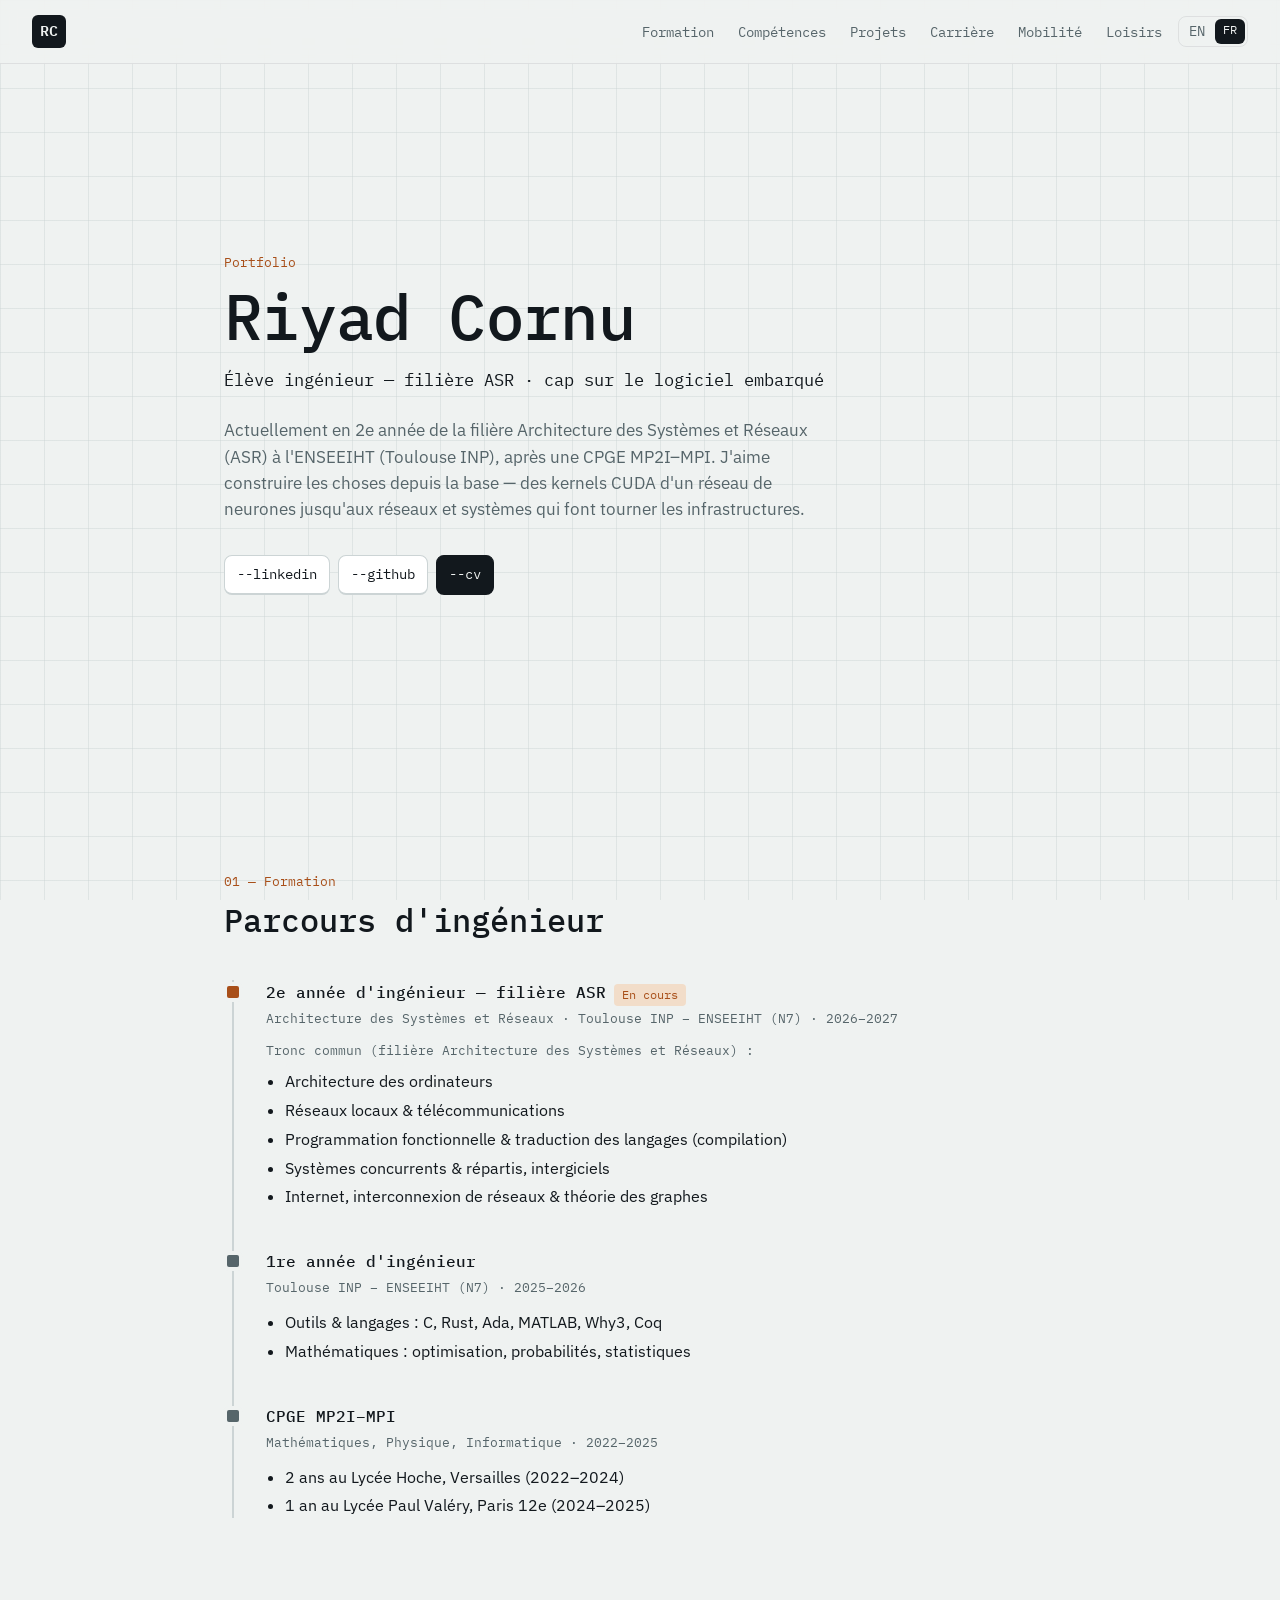
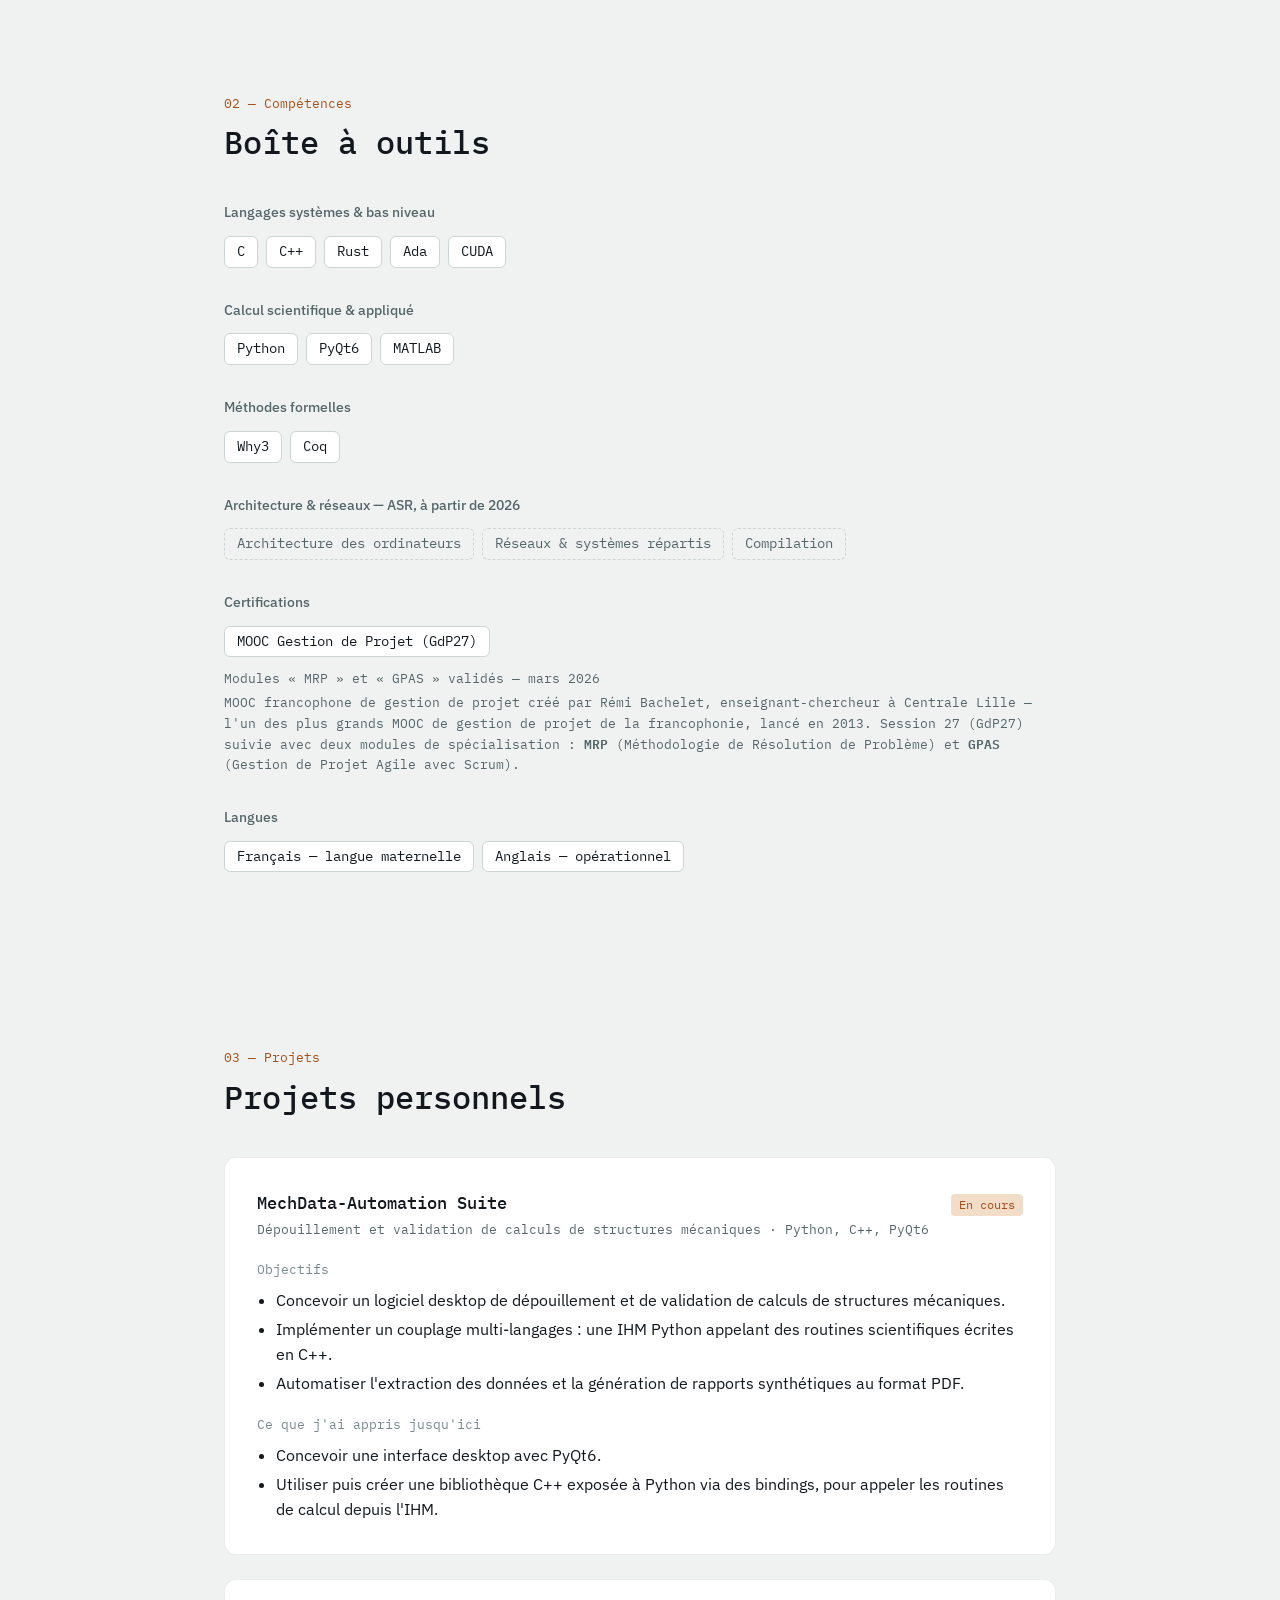
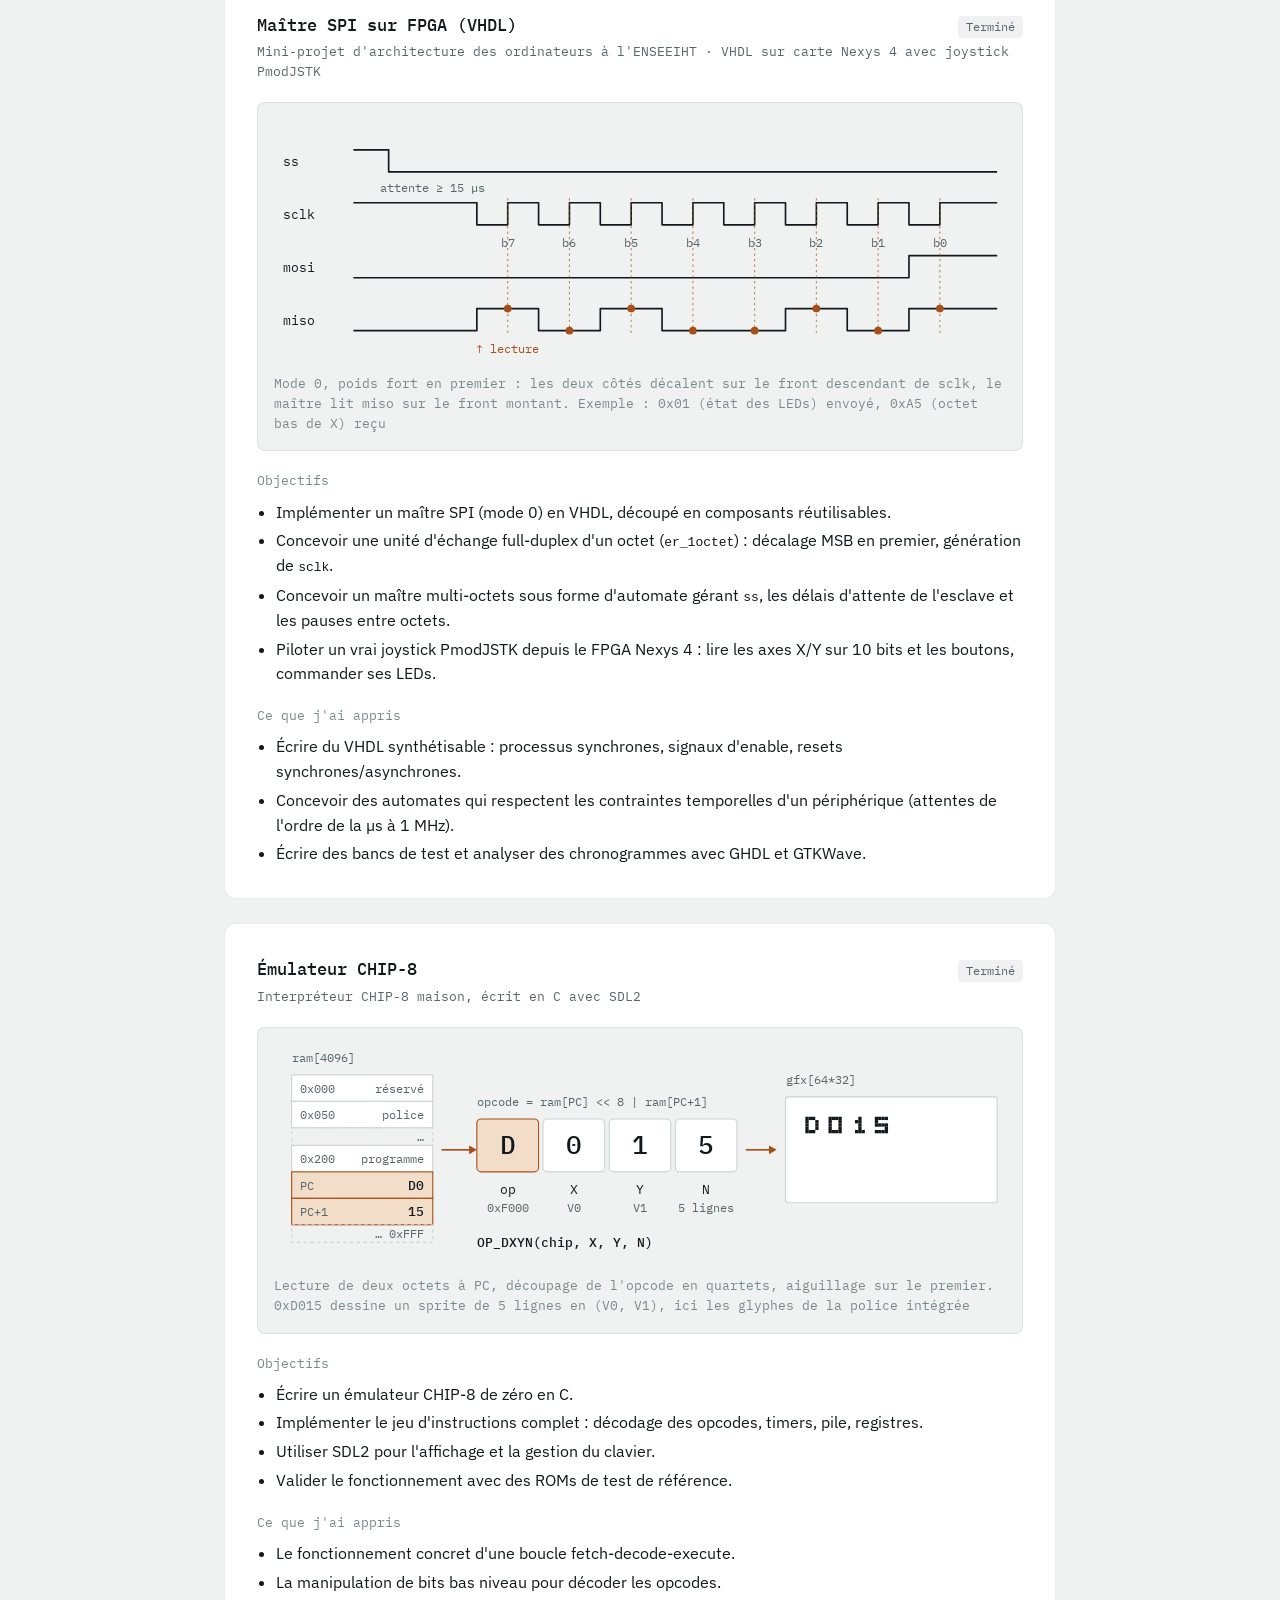
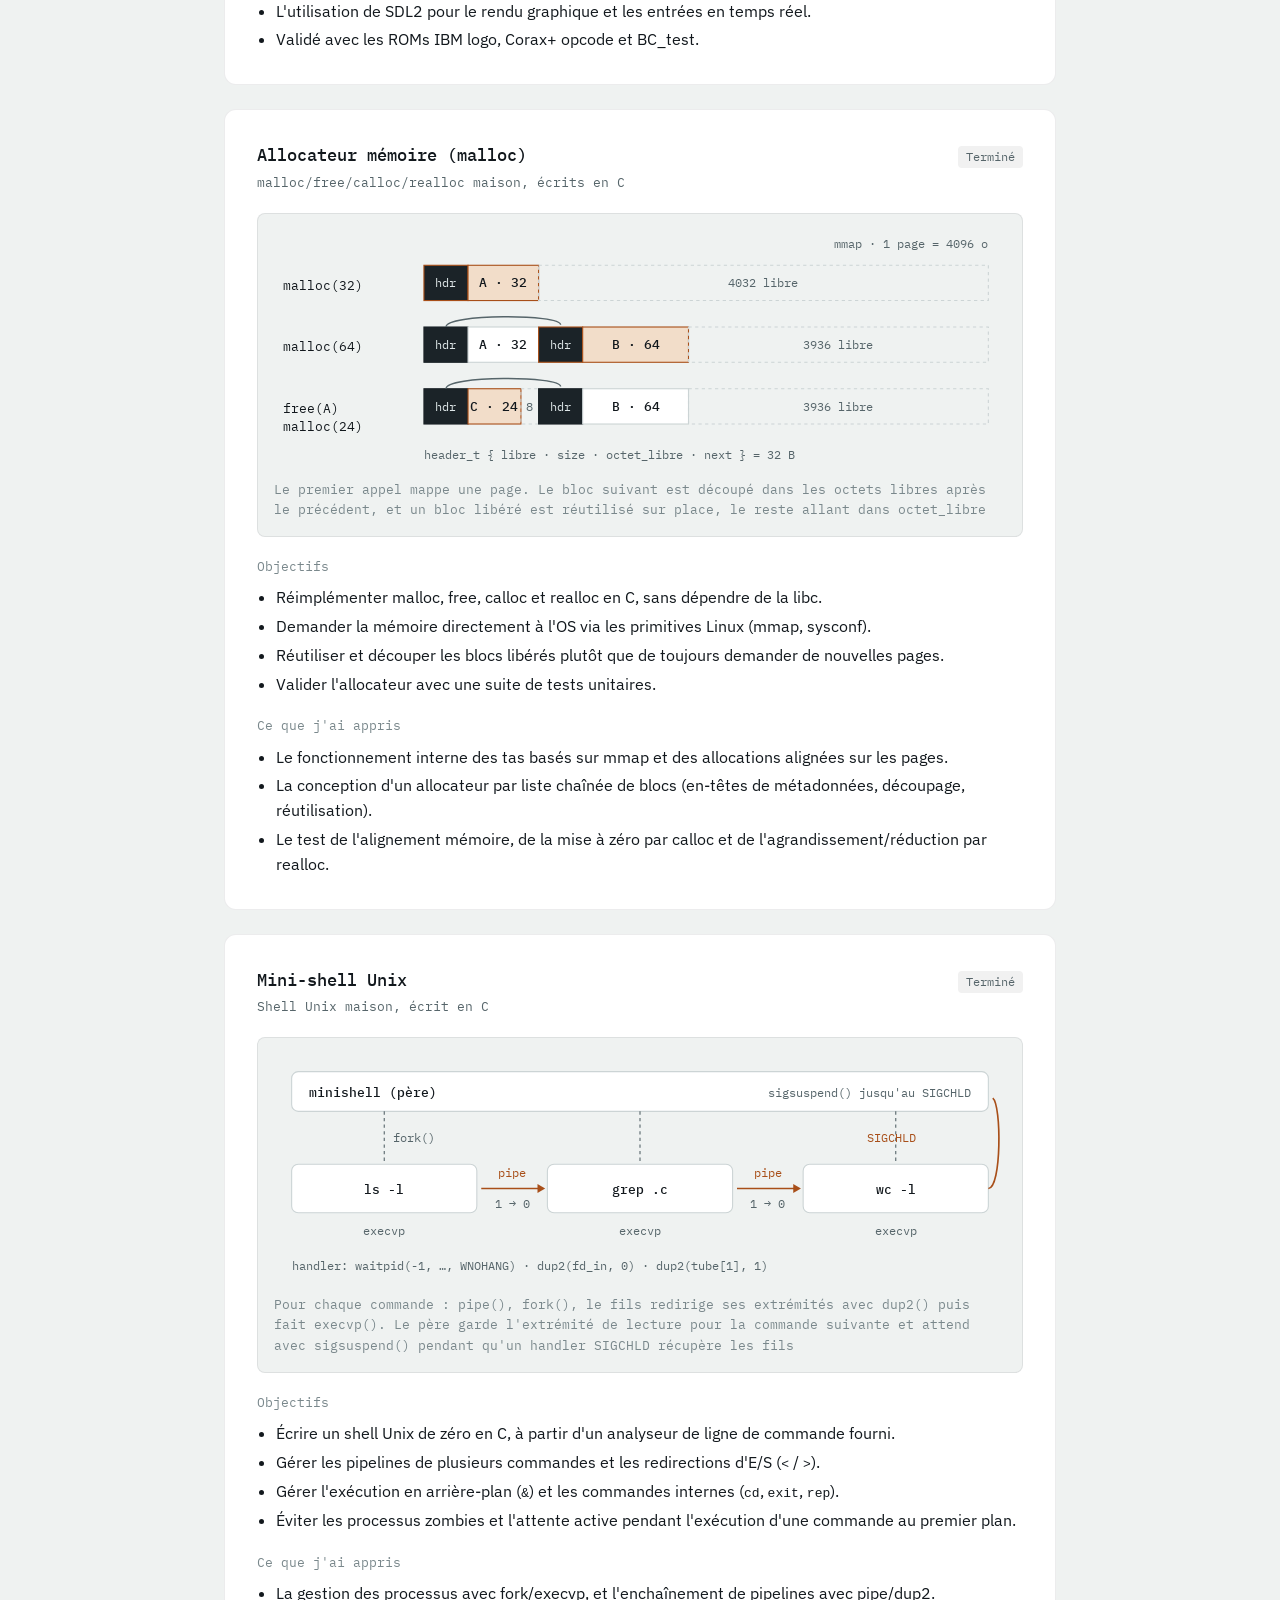
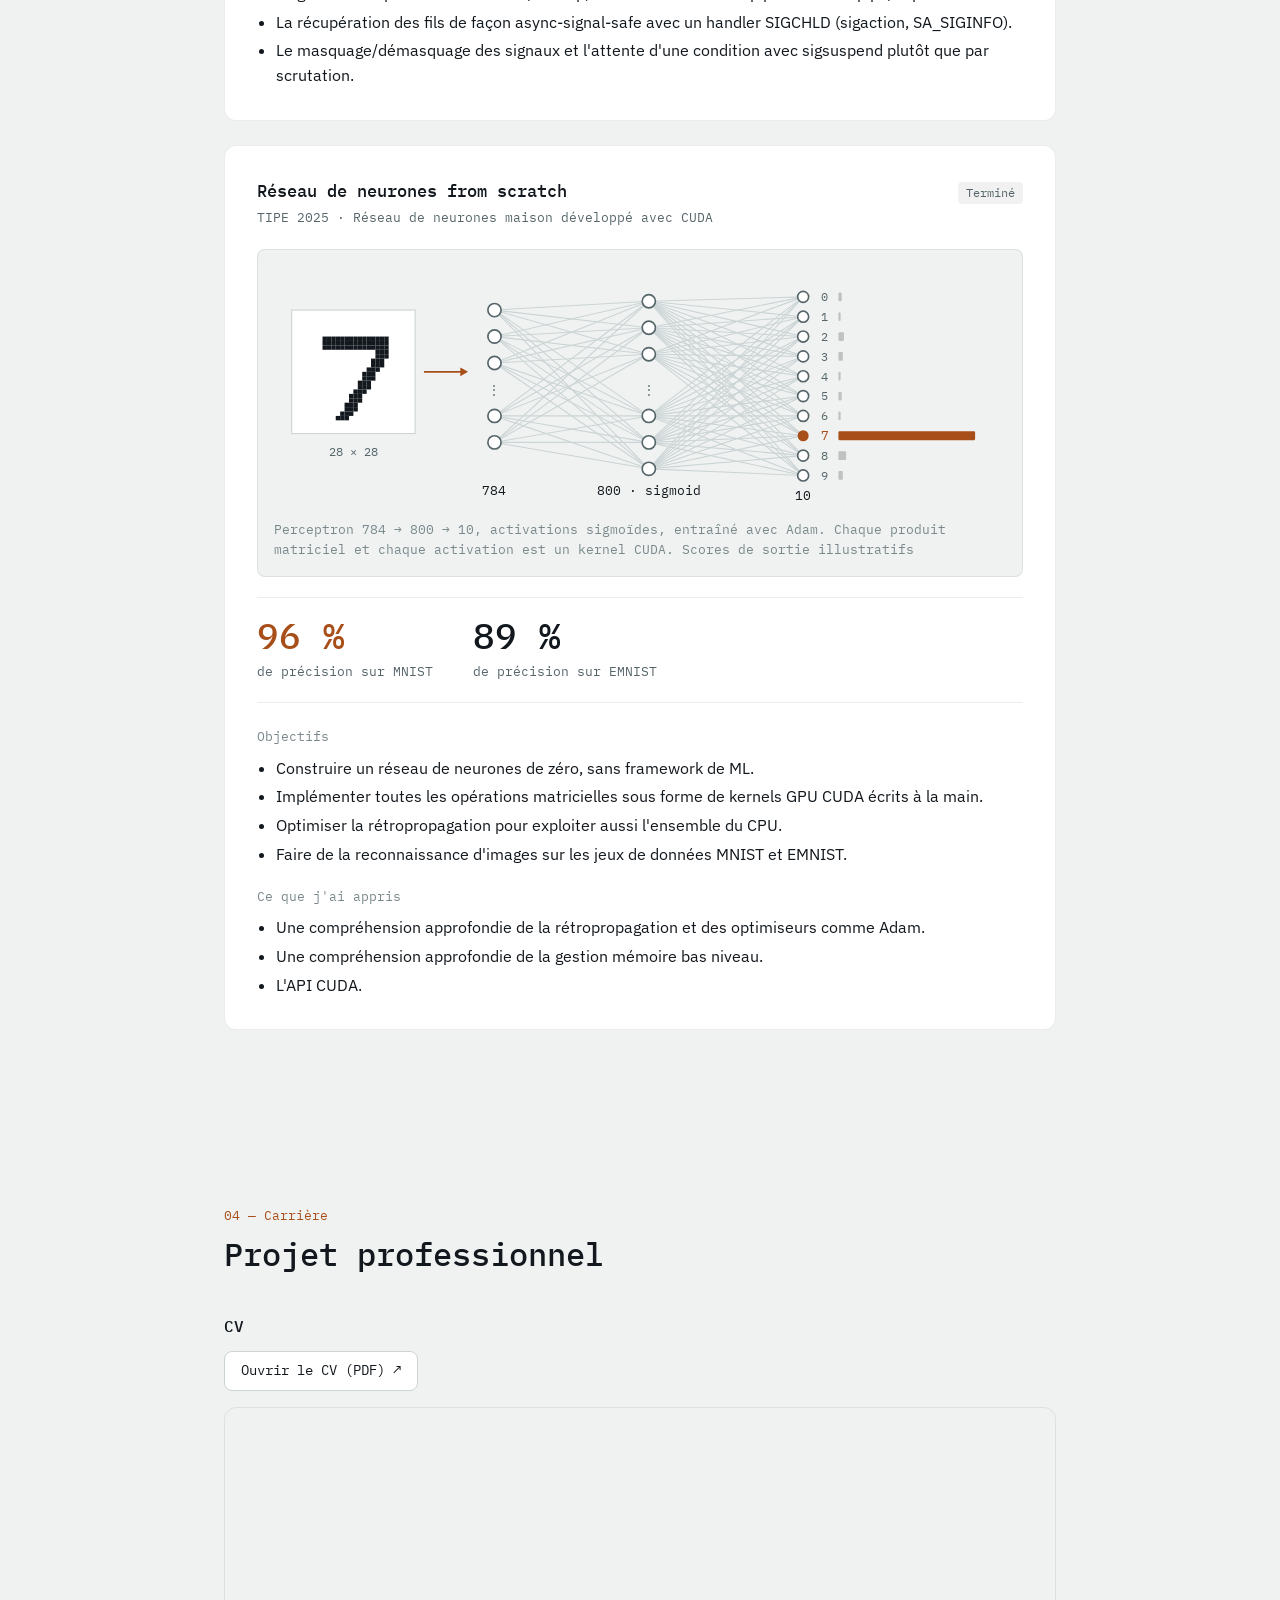
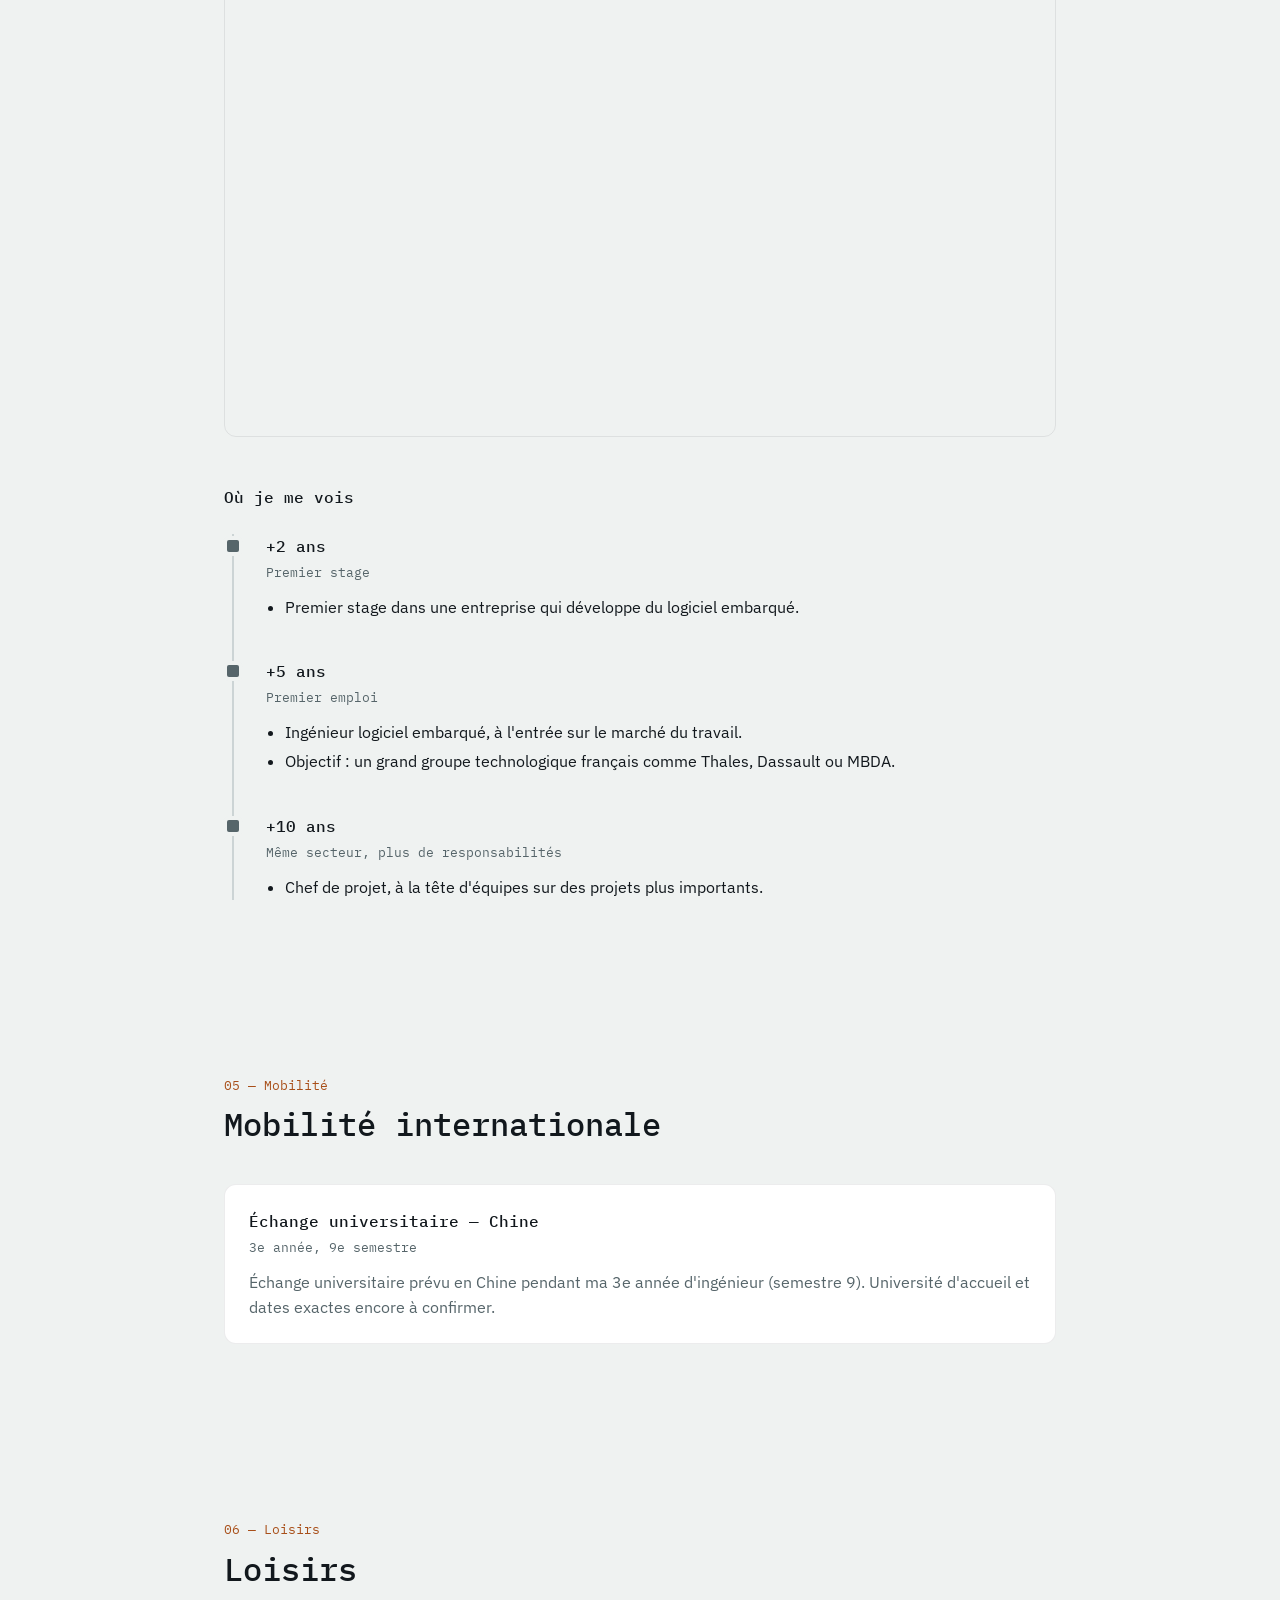
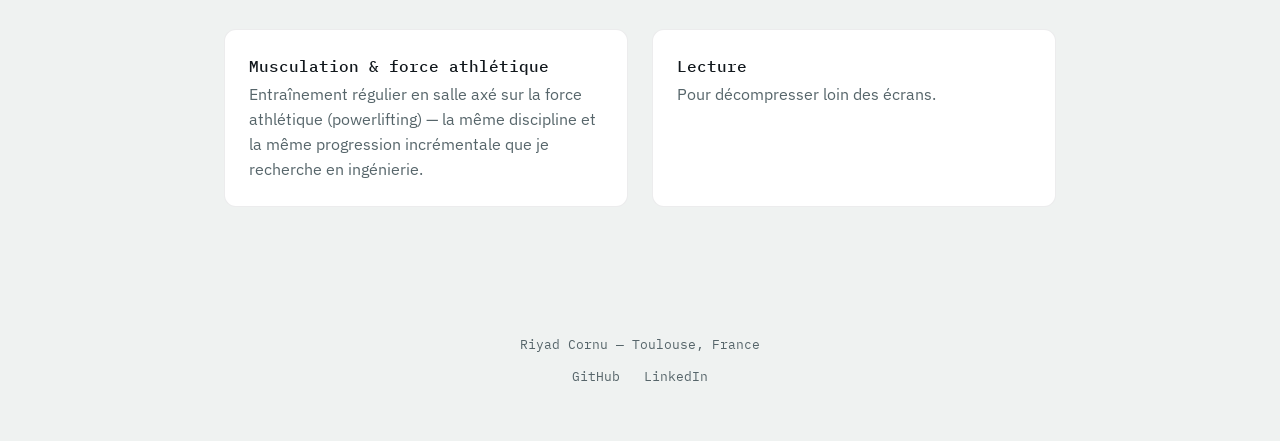
<file: fr/index.html>
<!DOCTYPE html>
<html lang="fr">
<head>
    <meta charset="UTF-8">
    <meta name="viewport" content="width=device-width, initial-scale=1.0">
    <title>Riyad Cornu — Élève ingénieur · ASR &amp; systèmes embarqués</title>
    <meta name="description" content="Portfolio de Riyad Cornu, élève ingénieur en filière Architecture des Systèmes et Réseaux (ASR) à l'ENSEEIHT (Toulouse INP), qui développe des projets logiciels bas niveau et embarqués.">
    <meta name="color-scheme" content="light dark">

    <meta property="og:type" content="website">
    <meta property="og:locale" content="fr_FR">
    <meta property="og:title" content="Riyad Cornu — Élève ingénieur · ASR &amp; systèmes embarqués">
    <meta property="og:description" content="Portfolio de Riyad Cornu, élève ingénieur en filière Architecture des Systèmes et Réseaux (ASR) à l'ENSEEIHT (Toulouse INP), qui développe des projets logiciels bas niveau et embarqués.">
    <meta property="og:url" content="https://batreverse.github.io/github-portfolio/fr/">

    <link rel="alternate" hreflang="en" href="https://batreverse.github.io/github-portfolio/">
    <link rel="alternate" hreflang="fr" href="https://batreverse.github.io/github-portfolio/fr/">

    <link rel="icon" href="data:image/svg+xml,%3Csvg xmlns='http://www.w3.org/2000/svg' viewBox='0 0 64 64'%3E%3Crect width='64' height='64' rx='10' fill='%2312181D'/%3E%3Ctext x='32' y='42' font-family='monospace' font-size='26' font-weight='700' fill='%23C1652E' text-anchor='middle'%3ERC%3C/text%3E%3C/svg%3E">

    <link rel="preconnect" href="https://fonts.googleapis.com">
    <link rel="preconnect" href="https://fonts.gstatic.com" crossorigin>
    <link href="https://fonts.googleapis.com/css2?family=IBM+Plex+Mono:wght@400;500;600&family=IBM+Plex+Sans:wght@400;500;600&display=swap" rel="stylesheet">

    <link rel="stylesheet" href="../style/style.css">
</head>
<body>
    <nav>
        <a href="#home" class="brand" aria-label="Retour en haut">RC</a>
        <ul>
            <li><a href="#courses">Formation</a></li>
            <li><a href="#toolbox">Compétences</a></li>
            <li><a href="#projects">Projets</a></li>
            <li><a href="#career">Carrière</a></li>
            <li><a href="#mobility">Mobilité</a></li>
            <li><a href="#hobbies">Loisirs</a></li>
        </ul>
        <div class="lang-switch" aria-label="Langue">
            <a href="../" hreflang="en" lang="en">EN</a>
            <span class="lang-current" aria-current="page">FR</span>
        </div>
    </nav>

    <main>

        <section class="hero" id="home">
            <div class="hero-inner">
                <p class="eyebrow">Portfolio</p>
                <h1>Riyad Cornu</h1>
                <p class="hero-role">Élève ingénieur — filière ASR · cap sur le logiciel embarqué</p>
                <p class="hero-pitch">
                    Actuellement en 2e année de la filière Architecture des Systèmes et Réseaux (ASR) à
                    l'ENSEEIHT (Toulouse INP), après une CPGE MP2I–MPI. J'aime construire les choses
                    depuis la base — des kernels CUDA d'un réseau de neurones jusqu'aux réseaux et
                    systèmes qui font tourner les infrastructures.
                </p>
                <div class="cmd-row" role="list" aria-label="Liens de contact">
                    <a role="listitem" href="https://www.linkedin.com/in/riyad-cornu-0a9088242/">
                        <span class="flag">--linkedin</span>
                    </a>
                    <a role="listitem" href="https://github.com/BatReverse">
                        <span class="flag">--github</span>
                    </a>
                    <a role="listitem" href="#career">
                        <span class="flag flag-primary">--cv</span>
                    </a>
                </div>
            </div>
        </section>

        <section class="section" id="courses">
            <p class="eyebrow">01 — Formation</p>
            <h2>Parcours d'ingénieur</h2>
            <div class="timeline">
                <div class="timeline-item is-current">
                    <div class="timeline-content">
                        <div class="timeline-head">
                            <h3>2e année d'ingénieur — filière ASR</h3>
                            <span class="badge badge-current">En cours</span>
                        </div>
                        <small>Architecture des Systèmes et Réseaux · Toulouse INP – ENSEEIHT (N7) · 2026–2027</small>
                        <p class="timeline-note">Tronc commun (filière Architecture des Systèmes et Réseaux) :</p>
                        <ul>
                            <li>Architecture des ordinateurs</li>
                            <li>Réseaux locaux &amp; télécommunications</li>
                            <li>Programmation fonctionnelle &amp; traduction des langages (compilation)</li>
                            <li>Systèmes concurrents &amp; répartis, intergiciels</li>
                            <li>Internet, interconnexion de réseaux &amp; théorie des graphes</li>
                        </ul>
                    </div>
                </div>
                <div class="timeline-item">
                    <div class="timeline-content">
                        <h3>1re année d'ingénieur</h3>
                        <small>Toulouse INP – ENSEEIHT (N7) · 2025–2026</small>
                        <ul>
                            <li>Outils &amp; langages : C, Rust, Ada, MATLAB, Why3, Coq</li>
                            <li>Mathématiques : optimisation, probabilités, statistiques</li>
                        </ul>
                    </div>
                </div>
                <div class="timeline-item">
                    <div class="timeline-content">
                        <h3>CPGE MP2I–MPI</h3>
                        <small>Mathématiques, Physique, Informatique · 2022–2025</small>
                        <ul>
                            <li>2 ans au Lycée Hoche, Versailles (2022–2024)</li>
                            <li>1 an au Lycée Paul Valéry, Paris 12e (2024–2025)</li>
                        </ul>
                    </div>
                </div>
            </div>
        </section>

        <section class="section" id="toolbox">
            <p class="eyebrow">02 — Compétences</p>
            <h2>Boîte à outils</h2>

            <div class="tool-group">
                <h3>Langages systèmes &amp; bas niveau</h3>
                <div class="chip-row">
                    <span class="chip">C</span>
                    <span class="chip">C++</span>
                    <span class="chip">Rust</span>
                    <span class="chip">Ada</span>
                    <span class="chip">CUDA</span>
                </div>
            </div>

            <div class="tool-group">
                <h3>Calcul scientifique &amp; appliqué</h3>
                <div class="chip-row">
                    <span class="chip">Python</span>
                    <span class="chip">PyQt6</span>
                    <span class="chip">MATLAB</span>
                </div>
            </div>

            <div class="tool-group">
                <h3>Méthodes formelles</h3>
                <div class="chip-row">
                    <span class="chip">Why3</span>
                    <span class="chip">Coq</span>
                </div>
            </div>

            <div class="tool-group">
                <h3>Architecture &amp; réseaux — ASR, à partir de 2026</h3>
                <div class="chip-row">
                    <span class="chip chip-upcoming">Architecture des ordinateurs</span>
                    <span class="chip chip-upcoming">Réseaux &amp; systèmes répartis</span>
                    <span class="chip chip-upcoming">Compilation</span>
                </div>
            </div>

            <div class="tool-group">
                <h3>Certifications</h3>
                <div class="chip-row">
                    <a href="https://mooc.gestiondeprojet.pm/" target="_blank" rel="noopener" class="chip-link">
                        <span class="chip">MOOC Gestion de Projet (GdP27)</span>
                    </a>
                </div>
                <small>Modules « MRP » et « GPAS » validés — mars 2026</small>
                <p class="timeline-note">
                    MOOC francophone de gestion de projet créé par Rémi Bachelet, enseignant-chercheur
                    à Centrale Lille — l'un des plus grands MOOC de gestion de projet de la francophonie,
                    lancé en 2013. Session 27 (GdP27) suivie avec deux modules de spécialisation :
                    <b>MRP</b> (Méthodologie de Résolution de Problème)
                    et <b>GPAS</b> (Gestion de Projet Agile avec Scrum).
                </p>
            </div>

            <div class="tool-group">
                <h3>Langues</h3>
                <div class="chip-row">
                    <span class="chip">Français — langue maternelle</span>
                    <span class="chip">Anglais — opérationnel</span>
                </div>
            </div>
        </section>

        <section class="section" id="projects">
            <p class="eyebrow">03 — Projets</p>
            <h2>Projets personnels</h2>

            <article class="project-card">
                <div class="project-head">
                    <h3>MechData-Automation Suite</h3>
                    <span class="status-badge status-progress">En cours</span>
                </div>
                <small>Dépouillement et validation de calculs de structures mécaniques · Python, C++, PyQt6</small>

                <p class="block-label">Objectifs</p>
                <ul>
                    <li>Concevoir un logiciel desktop de dépouillement et de validation de calculs de structures mécaniques.</li>
                    <li>Implémenter un couplage multi-langages : une IHM Python appelant des routines scientifiques écrites en C++.</li>
                    <li>Automatiser l'extraction des données et la génération de rapports synthétiques au format PDF.</li>
                </ul>
                <p class="block-label">Ce que j'ai appris jusqu'ici</p>
                <ul>
                    <li>Concevoir une interface desktop avec PyQt6.</li>
                    <li>Utiliser puis créer une bibliothèque C++ exposée à Python via des bindings, pour appeler les routines de calcul depuis l'IHM.</li>
                </ul>
            </article>

            <article class="project-card">
                <div class="project-head">
                    <h3>Maître SPI sur FPGA (VHDL)</h3>
                    <span class="status-badge status-done">Terminé</span>
                </div>
                <small>Mini-projet d'architecture des ordinateurs à l'ENSEEIHT · VHDL sur carte Nexys 4 avec joystick PmodJSTK</small>

                <figure class="project-fig">
                    <svg class="fig" viewBox="0 0 664 220" role="img" aria-label="Chronogramme SPI mode 0 de l'échange d'un octet">
                        <text class="sig" x="8" y="43">ss</text>
                        <text class="sig" x="8" y="91">sclk</text>
                        <text class="sig" x="8" y="139">mosi</text>
                        <text class="sig" x="8" y="187">miso</text>
                        <polyline class="wave" points="72,28 104,28 104,48 656,48"/>
                        <polyline class="wave" points="72,76 184,76 184,96 212,96 212,76 240,76 240,96 268,96 268,76 296,76 296,96 324,96 324,76 352,76 352,96 380,96 380,76 408,76 408,96 436,96 436,76 464,76 464,96 492,96 492,76 520,76 520,96 548,96 548,76 576,76 576,96 604,96 604,76 656,76"/>
                        <polyline class="wave" points="72,144 184,144 184,144 240,144 240,144 296,144 296,144 352,144 352,144 408,144 408,144 464,144 464,144 520,144 520,144 576,144 576,124 656,124"/>
                        <polyline class="wave" points="72,192 184,192 184,172 240,172 240,192 296,192 296,172 352,172 352,192 408,192 408,192 464,192 464,172 520,172 520,192 576,192 576,172 656,172"/>
                        <text class="note" x="144" y="66" text-anchor="middle">attente ≥ 15 µs</text>
                        <line class="sample" x1="212" y1="72" x2="212" y2="196"/>
                        <circle class="dot" cx="212" cy="172" r="3.5"/>
                        <text class="note" x="212" y="116" text-anchor="middle">b7</text>
                        <line class="sample" x1="268" y1="72" x2="268" y2="196"/>
                        <circle class="dot" cx="268" cy="192" r="3.5"/>
                        <text class="note" x="268" y="116" text-anchor="middle">b6</text>
                        <line class="sample" x1="324" y1="72" x2="324" y2="196"/>
                        <circle class="dot" cx="324" cy="172" r="3.5"/>
                        <text class="note" x="324" y="116" text-anchor="middle">b5</text>
                        <line class="sample" x1="380" y1="72" x2="380" y2="196"/>
                        <circle class="dot" cx="380" cy="192" r="3.5"/>
                        <text class="note" x="380" y="116" text-anchor="middle">b4</text>
                        <line class="sample" x1="436" y1="72" x2="436" y2="196"/>
                        <circle class="dot" cx="436" cy="192" r="3.5"/>
                        <text class="note" x="436" y="116" text-anchor="middle">b3</text>
                        <line class="sample" x1="492" y1="72" x2="492" y2="196"/>
                        <circle class="dot" cx="492" cy="172" r="3.5"/>
                        <text class="note" x="492" y="116" text-anchor="middle">b2</text>
                        <line class="sample" x1="548" y1="72" x2="548" y2="196"/>
                        <circle class="dot" cx="548" cy="192" r="3.5"/>
                        <text class="note" x="548" y="116" text-anchor="middle">b1</text>
                        <line class="sample" x1="604" y1="72" x2="604" y2="196"/>
                        <circle class="dot" cx="604" cy="172" r="3.5"/>
                        <text class="note" x="604" y="116" text-anchor="middle">b0</text>
                        <text class="note acc" x="212" y="212" text-anchor="middle">↑ lecture</text>
                    </svg>
                    <figcaption>Mode 0, poids fort en premier : les deux côtés décalent sur le front descendant de sclk, le maître lit miso sur le front montant. Exemple : 0x01 (état des LEDs) envoyé, 0xA5 (octet bas de X) reçu</figcaption>
                </figure>

                <p class="block-label">Objectifs</p>
                <ul>
                    <li>Implémenter un maître SPI (mode 0) en VHDL, découpé en composants réutilisables.</li>
                    <li>Concevoir une unité d'échange full-duplex d'un octet (<code>er_1octet</code>) : décalage MSB en premier, génération de <code>sclk</code>.</li>
                    <li>Concevoir un maître multi-octets sous forme d'automate gérant <code>ss</code>, les délais d'attente de l'esclave et les pauses entre octets.</li>
                    <li>Piloter un vrai joystick PmodJSTK depuis le FPGA Nexys 4 : lire les axes X/Y sur 10 bits et les boutons, commander ses LEDs.</li>
                </ul>
                <p class="block-label">Ce que j'ai appris</p>
                <ul>
                    <li>Écrire du VHDL synthétisable : processus synchrones, signaux d'enable, resets synchrones/asynchrones.</li>
                    <li>Concevoir des automates qui respectent les contraintes temporelles d'un périphérique (attentes de l'ordre de la µs à 1&nbsp;MHz).</li>
                    <li>Écrire des bancs de test et analyser des chronogrammes avec GHDL et GTKWave.</li>
                </ul>
            </article>

            <article class="project-card">
                <div class="project-head">
                    <h3>Émulateur CHIP-8</h3>
                    <span class="status-badge status-done">Terminé</span>
                </div>
                <small>Interpréteur CHIP-8 maison, écrit en C avec SDL2</small>

                <figure class="project-fig">
                    <svg class="fig" viewBox="0 0 664 200" role="img" aria-label="Lecture et décodage de l'opcode CHIP-8 0xD015">
                        <text class="note" x="16" y="16">ram[4096]</text>
                        <rect class="cell" x="16" y="28" width="128" height="24"/>
                        <text class="note" x="24" y="44.0">0x000</text>
                        <text class="note" x="136" y="44.0" text-anchor="end">réservé</text>
                        <rect class="cell" x="16" y="52" width="128" height="24"/>
                        <text class="note" x="24" y="68.0">0x050</text>
                        <text class="note" x="136" y="68.0" text-anchor="end">police</text>
                        <rect class="cell-gap" x="16" y="76" width="128" height="16"/>
                        <text class="note" x="136" y="88.0" text-anchor="end">…</text>
                        <rect class="cell" x="16" y="92" width="128" height="24"/>
                        <text class="note" x="24" y="108.0">0x200</text>
                        <text class="note" x="136" y="108.0" text-anchor="end">programme</text>
                        <rect class="cell-acc" x="16" y="116" width="128" height="24"/>
                        <text class="note" x="24" y="132.0">PC</text>
                        <text class="code" x="136" y="132.0" text-anchor="end">D0</text>
                        <rect class="cell-acc" x="16" y="140" width="128" height="24"/>
                        <text class="note" x="24" y="156.0">PC+1</text>
                        <text class="code" x="136" y="156.0" text-anchor="end">15</text>
                        <rect class="cell-gap" x="16" y="164" width="128" height="16"/>
                        <text class="note" x="136" y="176.0" text-anchor="end">… 0xFFF</text>
                        <line class="arrow" x1="152" y1="96" x2="178" y2="96"/><path class="arrow-head" d="M184 96 l-7 -4 v8 z"/>
                        <text class="note" x="184" y="56">opcode = ram[PC] &lt;&lt; 8 | ram[PC+1]</text>
                        <rect class="cell-acc" x="184" y="68" width="56" height="48" rx="4"/>
                        <text class="big" x="212" y="100" text-anchor="middle">D</text>
                        <text class="sig" x="212" y="136" text-anchor="middle">op</text>
                        <text class="note" x="212" y="152" text-anchor="middle">0xF000</text>
                        <rect class="cell" x="244" y="68" width="56" height="48" rx="4"/>
                        <text class="big" x="272" y="100" text-anchor="middle">0</text>
                        <text class="sig" x="272" y="136" text-anchor="middle">X</text>
                        <text class="note" x="272" y="152" text-anchor="middle">V0</text>
                        <rect class="cell" x="304" y="68" width="56" height="48" rx="4"/>
                        <text class="big" x="332" y="100" text-anchor="middle">1</text>
                        <text class="sig" x="332" y="136" text-anchor="middle">Y</text>
                        <text class="note" x="332" y="152" text-anchor="middle">V1</text>
                        <rect class="cell" x="364" y="68" width="56" height="48" rx="4"/>
                        <text class="big" x="392" y="100" text-anchor="middle">5</text>
                        <text class="sig" x="392" y="136" text-anchor="middle">N</text>
                        <text class="note" x="392" y="152" text-anchor="middle">5 lignes</text>
                        <text class="code" x="184" y="184">OP_DXYN(chip, X, Y, N)</text>
                        <line class="arrow" x1="428" y1="96" x2="450" y2="96"/><path class="arrow-head" d="M456 96 l-7 -4 v8 z"/>
                        <text class="note" x="464" y="36">gfx[64*32]</text>
                        <rect class="screen" x="464" y="48" width="192" height="96" rx="2"/>
                        <g class="px"><rect x="482" y="66" width="3" height="3"/><rect x="485" y="66" width="3" height="3"/><rect x="488" y="66" width="3" height="3"/><rect x="482" y="69" width="3" height="3"/><rect x="491" y="69" width="3" height="3"/><rect x="482" y="72" width="3" height="3"/><rect x="491" y="72" width="3" height="3"/><rect x="482" y="75" width="3" height="3"/><rect x="491" y="75" width="3" height="3"/><rect x="482" y="78" width="3" height="3"/><rect x="485" y="78" width="3" height="3"/><rect x="488" y="78" width="3" height="3"/><rect x="503" y="66" width="3" height="3"/><rect x="506" y="66" width="3" height="3"/><rect x="509" y="66" width="3" height="3"/><rect x="512" y="66" width="3" height="3"/><rect x="503" y="69" width="3" height="3"/><rect x="512" y="69" width="3" height="3"/><rect x="503" y="72" width="3" height="3"/><rect x="512" y="72" width="3" height="3"/><rect x="503" y="75" width="3" height="3"/><rect x="512" y="75" width="3" height="3"/><rect x="503" y="78" width="3" height="3"/><rect x="506" y="78" width="3" height="3"/><rect x="509" y="78" width="3" height="3"/><rect x="512" y="78" width="3" height="3"/><rect x="530" y="66" width="3" height="3"/><rect x="527" y="69" width="3" height="3"/><rect x="530" y="69" width="3" height="3"/><rect x="530" y="72" width="3" height="3"/><rect x="530" y="75" width="3" height="3"/><rect x="527" y="78" width="3" height="3"/><rect x="530" y="78" width="3" height="3"/><rect x="533" y="78" width="3" height="3"/><rect x="545" y="66" width="3" height="3"/><rect x="548" y="66" width="3" height="3"/><rect x="551" y="66" width="3" height="3"/><rect x="554" y="66" width="3" height="3"/><rect x="545" y="69" width="3" height="3"/><rect x="545" y="72" width="3" height="3"/><rect x="548" y="72" width="3" height="3"/><rect x="551" y="72" width="3" height="3"/><rect x="554" y="72" width="3" height="3"/><rect x="554" y="75" width="3" height="3"/><rect x="545" y="78" width="3" height="3"/><rect x="548" y="78" width="3" height="3"/><rect x="551" y="78" width="3" height="3"/><rect x="554" y="78" width="3" height="3"/></g>
                    </svg>
                    <figcaption>Lecture de deux octets à PC, découpage de l'opcode en quartets, aiguillage sur le premier. 0xD015 dessine un sprite de 5 lignes en (V0, V1), ici les glyphes de la police intégrée</figcaption>
                </figure>

                <p class="block-label">Objectifs</p>
                <ul>
                    <li>Écrire un émulateur CHIP-8 de zéro en C.</li>
                    <li>Implémenter le jeu d'instructions complet : décodage des opcodes, timers, pile, registres.</li>
                    <li>Utiliser SDL2 pour l'affichage et la gestion du clavier.</li>
                    <li>Valider le fonctionnement avec des ROMs de test de référence.</li>
                </ul>
                <p class="block-label">Ce que j'ai appris</p>
                <ul>
                    <li>Le fonctionnement concret d'une boucle fetch-decode-execute.</li>
                    <li>La manipulation de bits bas niveau pour décoder les opcodes.</li>
                    <li>L'utilisation de SDL2 pour le rendu graphique et les entrées en temps réel.</li>
                    <li>Validé avec les ROMs IBM logo, Corax+ opcode et BC_test.</li>
                </ul>
            </article>

            <article class="project-card">
                <div class="project-head">
                    <h3>Allocateur mémoire (malloc)</h3>
                    <span class="status-badge status-done">Terminé</span>
                </div>
                <small>malloc/free/calloc/realloc maison, écrits en C</small>

                <figure class="project-fig">
                    <svg class="fig" viewBox="0 0 664 216" role="img" aria-label="Placement des blocs de mon_malloc dans une page mmap">
                        <text class="note" x="648" y="16" text-anchor="end">mmap · 1 page = 4096 o</text>
                        <text class="sig" x="8" y="54">malloc(32)</text>
                        <rect class="cell-hdr-new" x="136" y="32" width="40" height="32"/>
                        <text class="hdr-text" x="156.0" y="52" text-anchor="middle">hdr</text>
                        <rect class="cell-acc" x="176" y="32" width="64" height="32"/>
                        <text class="code" x="208.0" y="52" text-anchor="middle">A · 32</text>
                        <rect class="cell-gap" x="240" y="32" width="408" height="32"/>
                        <text class="note" x="444.0" y="52" text-anchor="middle">4032 libre</text>
                        <text class="sig" x="8" y="110">malloc(64)</text>
                        <rect class="cell-hdr" x="136" y="88" width="40" height="32"/>
                        <text class="hdr-text" x="156.0" y="108" text-anchor="middle">hdr</text>
                        <rect class="cell" x="176" y="88" width="64" height="32"/>
                        <text class="code" x="208.0" y="108" text-anchor="middle">A · 32</text>
                        <rect class="cell-hdr-new" x="240" y="88" width="40" height="32"/>
                        <text class="hdr-text" x="260.0" y="108" text-anchor="middle">hdr</text>
                        <rect class="cell-acc" x="280" y="88" width="96" height="32"/>
                        <text class="code" x="328.0" y="108" text-anchor="middle">B · 64</text>
                        <rect class="cell-gap" x="376" y="88" width="272" height="32"/>
                        <text class="note" x="512.0" y="108" text-anchor="middle">3936 libre</text>
                        <path class="link" d="M156 88 C156 76 260 76 260 86"/>
                        <text class="sig" x="8" y="166">free(A)</text>
                        <text class="sig" x="8" y="182">malloc(24)</text>
                        <rect class="cell-hdr" x="136" y="144" width="40" height="32"/>
                        <text class="hdr-text" x="156.0" y="164" text-anchor="middle">hdr</text>
                        <rect class="cell-acc" x="176" y="144" width="48" height="32"/>
                        <text class="code" x="200.0" y="164" text-anchor="middle">C · 24</text>
                        <rect class="cell-gap" x="224" y="144" width="16" height="32"/>
                        <text class="note" x="232.0" y="164" text-anchor="middle">8</text>
                        <rect class="cell-hdr" x="240" y="144" width="40" height="32"/>
                        <text class="hdr-text" x="260.0" y="164" text-anchor="middle">hdr</text>
                        <rect class="cell" x="280" y="144" width="96" height="32"/>
                        <text class="code" x="328.0" y="164" text-anchor="middle">B · 64</text>
                        <rect class="cell-gap" x="376" y="144" width="272" height="32"/>
                        <text class="note" x="512.0" y="164" text-anchor="middle">3936 libre</text>
                        <path class="link" d="M156 144 C156 132 260 132 260 142"/>
                        <text class="note" x="136" y="208">header_t { libre · size · octet_libre · next } = 32 B</text>
                    </svg>
                    <figcaption>Le premier appel mappe une page. Le bloc suivant est découpé dans les octets libres après le précédent, et un bloc libéré est réutilisé sur place, le reste allant dans octet_libre</figcaption>
                </figure>

                <p class="block-label">Objectifs</p>
                <ul>
                    <li>Réimplémenter malloc, free, calloc et realloc en C, sans dépendre de la libc.</li>
                    <li>Demander la mémoire directement à l'OS via les primitives Linux (mmap, sysconf).</li>
                    <li>Réutiliser et découper les blocs libérés plutôt que de toujours demander de nouvelles pages.</li>
                    <li>Valider l'allocateur avec une suite de tests unitaires.</li>
                </ul>
                <p class="block-label">Ce que j'ai appris</p>
                <ul>
                    <li>Le fonctionnement interne des tas basés sur mmap et des allocations alignées sur les pages.</li>
                    <li>La conception d'un allocateur par liste chaînée de blocs (en-têtes de métadonnées, découpage, réutilisation).</li>
                    <li>Le test de l'alignement mémoire, de la mise à zéro par calloc et de l'agrandissement/réduction par realloc.</li>
                </ul>
            </article>

            <article class="project-card">
                <div class="project-head">
                    <h3>Mini-shell Unix</h3>
                    <span class="status-badge status-done">Terminé</span>
                </div>
                <small>Shell Unix maison, écrit en C</small>

                <figure class="project-fig">
                    <svg class="fig" viewBox="0 0 664 208" role="img" aria-label="Mini-shell exécutant le pipeline ls -l | grep .c | wc -l">
                        <rect class="cell" x="16" y="16" width="632" height="36" rx="6"/>
                        <text class="code" x="32" y="39">minishell (père)</text>
                        <text class="note" x="632" y="39" text-anchor="end">sigsuspend() jusqu'au SIGCHLD</text>
                        <line class="fork" x1="100" y1="52" x2="100" y2="100"/>
                        <rect class="cell" x="16" y="100" width="168" height="44" rx="6"/>
                        <text class="code" x="100" y="127" text-anchor="middle">ls -l</text>
                        <text class="note" x="100" y="164" text-anchor="middle">execvp</text>
                        <line class="fork" x1="332" y1="52" x2="332" y2="100"/>
                        <rect class="cell" x="248" y="100" width="168" height="44" rx="6"/>
                        <text class="code" x="332" y="127" text-anchor="middle">grep .c</text>
                        <text class="note" x="332" y="164" text-anchor="middle">execvp</text>
                        <line class="fork" x1="564" y1="52" x2="564" y2="100"/>
                        <rect class="cell" x="480" y="100" width="168" height="44" rx="6"/>
                        <text class="code" x="564" y="127" text-anchor="middle">wc -l</text>
                        <text class="note" x="564" y="164" text-anchor="middle">execvp</text>
                        <text class="note" x="108" y="80">fork()</text>
                        <line class="arrow" x1="188" y1="122" x2="240" y2="122"/><path class="arrow-head" d="M246 122 l-7 -4 v8 z"/>
                        <text class="note acc" x="216" y="112" text-anchor="middle">pipe</text>
                        <text class="note" x="216" y="140" text-anchor="middle">1 → 0</text>
                        <line class="arrow" x1="420" y1="122" x2="472" y2="122"/><path class="arrow-head" d="M478 122 l-7 -4 v8 z"/>
                        <text class="note acc" x="448" y="112" text-anchor="middle">pipe</text>
                        <text class="note" x="448" y="140" text-anchor="middle">1 → 0</text>
                        <path class="link-acc" d="M648 122 C660 122 660 46 652 40"/>
                        <text class="note acc" x="560" y="80" text-anchor="middle">SIGCHLD</text>
                        <text class="note" x="16" y="196">handler: waitpid(-1, …, WNOHANG) · dup2(fd_in, 0) · dup2(tube[1], 1)</text>
                    </svg>
                    <figcaption>Pour chaque commande : pipe(), fork(), le fils redirige ses extrémités avec dup2() puis fait execvp(). Le père garde l'extrémité de lecture pour la commande suivante et attend avec sigsuspend() pendant qu'un handler SIGCHLD récupère les fils</figcaption>
                </figure>

                <p class="block-label">Objectifs</p>
                <ul>
                    <li>Écrire un shell Unix de zéro en C, à partir d'un analyseur de ligne de commande fourni.</li>
                    <li>Gérer les pipelines de plusieurs commandes et les redirections d'E/S (<code>&lt;</code> / <code>&gt;</code>).</li>
                    <li>Gérer l'exécution en arrière-plan (<code>&amp;</code>) et les commandes internes (<code>cd</code>, <code>exit</code>, <code>rep</code>).</li>
                    <li>Éviter les processus zombies et l'attente active pendant l'exécution d'une commande au premier plan.</li>
                </ul>
                <p class="block-label">Ce que j'ai appris</p>
                <ul>
                    <li>La gestion des processus avec fork/execvp, et l'enchaînement de pipelines avec pipe/dup2.</li>
                    <li>La récupération des fils de façon async-signal-safe avec un handler SIGCHLD (sigaction, SA_SIGINFO).</li>
                    <li>Le masquage/démasquage des signaux et l'attente d'une condition avec sigsuspend plutôt que par scrutation.</li>
                </ul>
            </article>

            <article class="project-card">
                <div class="project-head">
                    <h3>Réseau de neurones from scratch</h3>
                    <span class="status-badge status-done">Terminé</span>
                </div>
                <small>TIPE 2025 · Réseau de neurones maison développé avec CUDA</small>

                <figure class="project-fig">
                    <svg class="fig" viewBox="0 0 664 220" role="img" aria-label="Perceptron 784 vers 800 vers 10 classant un 7 manuscrit">
                        <rect class="cell" x="16" y="40" width="112" height="112"/>
                        <g class="px"><rect x="44" y="64" width="4" height="4"/><rect x="48" y="64" width="4" height="4"/><rect x="52" y="64" width="4" height="4"/><rect x="56" y="64" width="4" height="4"/><rect x="60" y="64" width="4" height="4"/><rect x="64" y="64" width="4" height="4"/><rect x="68" y="64" width="4" height="4"/><rect x="72" y="64" width="4" height="4"/><rect x="76" y="64" width="4" height="4"/><rect x="80" y="64" width="4" height="4"/><rect x="84" y="64" width="4" height="4"/><rect x="88" y="64" width="4" height="4"/><rect x="92" y="64" width="4" height="4"/><rect x="96" y="64" width="4" height="4"/><rect x="100" y="64" width="4" height="4"/><rect x="44" y="68" width="4" height="4"/><rect x="48" y="68" width="4" height="4"/><rect x="52" y="68" width="4" height="4"/><rect x="56" y="68" width="4" height="4"/><rect x="60" y="68" width="4" height="4"/><rect x="64" y="68" width="4" height="4"/><rect x="68" y="68" width="4" height="4"/><rect x="72" y="68" width="4" height="4"/><rect x="76" y="68" width="4" height="4"/><rect x="80" y="68" width="4" height="4"/><rect x="84" y="68" width="4" height="4"/><rect x="88" y="68" width="4" height="4"/><rect x="92" y="68" width="4" height="4"/><rect x="96" y="68" width="4" height="4"/><rect x="100" y="68" width="4" height="4"/><rect x="44" y="72" width="4" height="4"/><rect x="48" y="72" width="4" height="4"/><rect x="52" y="72" width="4" height="4"/><rect x="56" y="72" width="4" height="4"/><rect x="60" y="72" width="4" height="4"/><rect x="64" y="72" width="4" height="4"/><rect x="68" y="72" width="4" height="4"/><rect x="72" y="72" width="4" height="4"/><rect x="76" y="72" width="4" height="4"/><rect x="80" y="72" width="4" height="4"/><rect x="84" y="72" width="4" height="4"/><rect x="88" y="72" width="4" height="4"/><rect x="92" y="72" width="4" height="4"/><rect x="96" y="72" width="4" height="4"/><rect x="100" y="72" width="4" height="4"/><rect x="92" y="76" width="4" height="4"/><rect x="96" y="76" width="4" height="4"/><rect x="100" y="76" width="4" height="4"/><rect x="92" y="80" width="4" height="4"/><rect x="96" y="80" width="4" height="4"/><rect x="100" y="80" width="4" height="4"/><rect x="88" y="84" width="4" height="4"/><rect x="92" y="84" width="4" height="4"/><rect x="96" y="84" width="4" height="4"/><rect x="88" y="88" width="4" height="4"/><rect x="92" y="88" width="4" height="4"/><rect x="96" y="88" width="4" height="4"/><rect x="84" y="92" width="4" height="4"/><rect x="88" y="92" width="4" height="4"/><rect x="92" y="92" width="4" height="4"/><rect x="80" y="96" width="4" height="4"/><rect x="84" y="96" width="4" height="4"/><rect x="88" y="96" width="4" height="4"/><rect x="80" y="100" width="4" height="4"/><rect x="84" y="100" width="4" height="4"/><rect x="88" y="100" width="4" height="4"/><rect x="76" y="104" width="4" height="4"/><rect x="80" y="104" width="4" height="4"/><rect x="84" y="104" width="4" height="4"/><rect x="76" y="108" width="4" height="4"/><rect x="80" y="108" width="4" height="4"/><rect x="84" y="108" width="4" height="4"/><rect x="72" y="112" width="4" height="4"/><rect x="76" y="112" width="4" height="4"/><rect x="80" y="112" width="4" height="4"/><rect x="68" y="116" width="4" height="4"/><rect x="72" y="116" width="4" height="4"/><rect x="76" y="116" width="4" height="4"/><rect x="68" y="120" width="4" height="4"/><rect x="72" y="120" width="4" height="4"/><rect x="76" y="120" width="4" height="4"/><rect x="64" y="124" width="4" height="4"/><rect x="68" y="124" width="4" height="4"/><rect x="72" y="124" width="4" height="4"/><rect x="64" y="128" width="4" height="4"/><rect x="68" y="128" width="4" height="4"/><rect x="72" y="128" width="4" height="4"/><rect x="60" y="132" width="4" height="4"/><rect x="64" y="132" width="4" height="4"/><rect x="68" y="132" width="4" height="4"/><rect x="56" y="136" width="4" height="4"/><rect x="60" y="136" width="4" height="4"/><rect x="64" y="136" width="4" height="4"/></g>
                        <text class="note" x="72" y="172" text-anchor="middle">28 × 28</text>
                        <line class="arrow" x1="136" y1="96" x2="170" y2="96"/><path class="arrow-head" d="M176 96 l-7 -4 v8 z"/>
                        <g class="edge"><line x1="200" y1="40" x2="340" y2="32"/><line x1="200" y1="40" x2="340" y2="56"/><line x1="200" y1="40" x2="340" y2="80"/><line x1="200" y1="40" x2="340" y2="136"/><line x1="200" y1="40" x2="340" y2="160"/><line x1="200" y1="40" x2="340" y2="184"/><line x1="200" y1="64" x2="340" y2="32"/><line x1="200" y1="64" x2="340" y2="56"/><line x1="200" y1="64" x2="340" y2="80"/><line x1="200" y1="64" x2="340" y2="136"/><line x1="200" y1="64" x2="340" y2="160"/><line x1="200" y1="64" x2="340" y2="184"/><line x1="200" y1="88" x2="340" y2="32"/><line x1="200" y1="88" x2="340" y2="56"/><line x1="200" y1="88" x2="340" y2="80"/><line x1="200" y1="88" x2="340" y2="136"/><line x1="200" y1="88" x2="340" y2="160"/><line x1="200" y1="88" x2="340" y2="184"/><line x1="200" y1="136" x2="340" y2="32"/><line x1="200" y1="136" x2="340" y2="56"/><line x1="200" y1="136" x2="340" y2="80"/><line x1="200" y1="136" x2="340" y2="136"/><line x1="200" y1="136" x2="340" y2="160"/><line x1="200" y1="136" x2="340" y2="184"/><line x1="200" y1="160" x2="340" y2="32"/><line x1="200" y1="160" x2="340" y2="56"/><line x1="200" y1="160" x2="340" y2="80"/><line x1="200" y1="160" x2="340" y2="136"/><line x1="200" y1="160" x2="340" y2="160"/><line x1="200" y1="160" x2="340" y2="184"/><line x1="340" y1="32" x2="480" y2="28"/><line x1="340" y1="32" x2="480" y2="46"/><line x1="340" y1="32" x2="480" y2="64"/><line x1="340" y1="32" x2="480" y2="82"/><line x1="340" y1="32" x2="480" y2="100"/><line x1="340" y1="32" x2="480" y2="118"/><line x1="340" y1="32" x2="480" y2="136"/><line x1="340" y1="32" x2="480" y2="154"/><line x1="340" y1="32" x2="480" y2="172"/><line x1="340" y1="32" x2="480" y2="190"/><line x1="340" y1="56" x2="480" y2="28"/><line x1="340" y1="56" x2="480" y2="46"/><line x1="340" y1="56" x2="480" y2="64"/><line x1="340" y1="56" x2="480" y2="82"/><line x1="340" y1="56" x2="480" y2="100"/><line x1="340" y1="56" x2="480" y2="118"/><line x1="340" y1="56" x2="480" y2="136"/><line x1="340" y1="56" x2="480" y2="154"/><line x1="340" y1="56" x2="480" y2="172"/><line x1="340" y1="56" x2="480" y2="190"/><line x1="340" y1="80" x2="480" y2="28"/><line x1="340" y1="80" x2="480" y2="46"/><line x1="340" y1="80" x2="480" y2="64"/><line x1="340" y1="80" x2="480" y2="82"/><line x1="340" y1="80" x2="480" y2="100"/><line x1="340" y1="80" x2="480" y2="118"/><line x1="340" y1="80" x2="480" y2="136"/><line x1="340" y1="80" x2="480" y2="154"/><line x1="340" y1="80" x2="480" y2="172"/><line x1="340" y1="80" x2="480" y2="190"/><line x1="340" y1="136" x2="480" y2="28"/><line x1="340" y1="136" x2="480" y2="46"/><line x1="340" y1="136" x2="480" y2="64"/><line x1="340" y1="136" x2="480" y2="82"/><line x1="340" y1="136" x2="480" y2="100"/><line x1="340" y1="136" x2="480" y2="118"/><line x1="340" y1="136" x2="480" y2="136"/><line x1="340" y1="136" x2="480" y2="154"/><line x1="340" y1="136" x2="480" y2="172"/><line x1="340" y1="136" x2="480" y2="190"/><line x1="340" y1="160" x2="480" y2="28"/><line x1="340" y1="160" x2="480" y2="46"/><line x1="340" y1="160" x2="480" y2="64"/><line x1="340" y1="160" x2="480" y2="82"/><line x1="340" y1="160" x2="480" y2="100"/><line x1="340" y1="160" x2="480" y2="118"/><line x1="340" y1="160" x2="480" y2="136"/><line x1="340" y1="160" x2="480" y2="154"/><line x1="340" y1="160" x2="480" y2="172"/><line x1="340" y1="160" x2="480" y2="190"/><line x1="340" y1="184" x2="480" y2="28"/><line x1="340" y1="184" x2="480" y2="46"/><line x1="340" y1="184" x2="480" y2="64"/><line x1="340" y1="184" x2="480" y2="82"/><line x1="340" y1="184" x2="480" y2="100"/><line x1="340" y1="184" x2="480" y2="118"/><line x1="340" y1="184" x2="480" y2="136"/><line x1="340" y1="184" x2="480" y2="154"/><line x1="340" y1="184" x2="480" y2="172"/><line x1="340" y1="184" x2="480" y2="190"/></g>
                        <circle class="node" cx="200" cy="40" r="6"/>
                        <circle class="node" cx="200" cy="64" r="6"/>
                        <circle class="node" cx="200" cy="88" r="6"/>
                        <circle class="node" cx="200" cy="136" r="6"/>
                        <circle class="node" cx="200" cy="160" r="6"/>
                        <circle class="node" cx="340" cy="32" r="6"/>
                        <circle class="node" cx="340" cy="56" r="6"/>
                        <circle class="node" cx="340" cy="80" r="6"/>
                        <circle class="node" cx="340" cy="136" r="6"/>
                        <circle class="node" cx="340" cy="160" r="6"/>
                        <circle class="node" cx="340" cy="184" r="6"/>
                        <text class="note" x="200" y="116" text-anchor="middle">⋮</text>
                        <text class="note" x="340" y="116" text-anchor="middle">⋮</text>
                        <circle class="node" cx="480" cy="28" r="5"/>
                        <text class="note" x="496" y="32">0</text>
                        <rect class="bar" x="512" y="24" width="3" height="8" rx="1"/>
                        <circle class="node" cx="480" cy="46" r="5"/>
                        <text class="note" x="496" y="50">1</text>
                        <rect class="bar" x="512" y="42" width="2" height="8" rx="1"/>
                        <circle class="node" cx="480" cy="64" r="5"/>
                        <text class="note" x="496" y="68">2</text>
                        <rect class="bar" x="512" y="60" width="5" height="8" rx="1"/>
                        <circle class="node" cx="480" cy="82" r="5"/>
                        <text class="note" x="496" y="86">3</text>
                        <rect class="bar" x="512" y="78" width="4" height="8" rx="1"/>
                        <circle class="node" cx="480" cy="100" r="5"/>
                        <text class="note" x="496" y="104">4</text>
                        <rect class="bar" x="512" y="96" width="2" height="8" rx="1"/>
                        <circle class="node" cx="480" cy="118" r="5"/>
                        <text class="note" x="496" y="122">5</text>
                        <rect class="bar" x="512" y="114" width="3" height="8" rx="1"/>
                        <circle class="node" cx="480" cy="136" r="5"/>
                        <text class="note" x="496" y="140">6</text>
                        <rect class="bar" x="512" y="132" width="2" height="8" rx="1"/>
                        <circle class="node-acc" cx="480" cy="154" r="5"/>
                        <text class="sig acc" x="496" y="158">7</text>
                        <rect class="bar-acc" x="512" y="150" width="124" height="8" rx="1"/>
                        <circle class="node" cx="480" cy="172" r="5"/>
                        <text class="note" x="496" y="176">8</text>
                        <rect class="bar" x="512" y="168" width="7" height="8" rx="1"/>
                        <circle class="node" cx="480" cy="190" r="5"/>
                        <text class="note" x="496" y="194">9</text>
                        <rect class="bar" x="512" y="186" width="4" height="8" rx="1"/>
                        <text class="sig" x="200" y="208" text-anchor="middle">784</text>
                        <text class="sig" x="340" y="208" text-anchor="middle">800 · sigmoid</text>
                        <text class="sig" x="480" y="212" text-anchor="middle">10</text>
                    </svg>
                    <figcaption>Perceptron 784 → 800 → 10, activations sigmoïdes, entraîné avec Adam. Chaque produit matriciel et chaque activation est un kernel CUDA. Scores de sortie illustratifs</figcaption>
                </figure>

                <div class="stat-row">
                    <div class="stat"><b>96 %</b><span>de précision sur MNIST</span></div>
                    <div class="stat"><b>89 %</b><span>de précision sur EMNIST</span></div>
                </div>

                <p class="block-label">Objectifs</p>
                <ul>
                    <li>Construire un réseau de neurones de zéro, sans framework de ML.</li>
                    <li>Implémenter toutes les opérations matricielles sous forme de kernels GPU CUDA écrits à la main.</li>
                    <li>Optimiser la rétropropagation pour exploiter aussi l'ensemble du CPU.</li>
                    <li>Faire de la reconnaissance d'images sur les jeux de données MNIST et EMNIST.</li>
                </ul>
                <p class="block-label">Ce que j'ai appris</p>
                <ul>
                    <li>Une compréhension approfondie de la rétropropagation et des optimiseurs comme Adam.</li>
                    <li>Une compréhension approfondie de la gestion mémoire bas niveau.</li>
                    <li>L'API CUDA.</li>
                </ul>
            </article>
        </section>

        <section class="section" id="career">
            <p class="eyebrow">04 — Carrière</p>
            <h2>Projet professionnel</h2>

            <div id="resume">
                <h3>CV</h3>
                <a class="btn-outline" href="../pdf/resume_fr.pdf" target="_blank" rel="noopener">Ouvrir le CV (PDF) ↗</a>
                <iframe class="resume-frame" src="../pdf/resume_fr.pdf" title="CV de Riyad Cornu"></iframe>
            </div>

            <div class="career-projection">
                <h3>Où je me vois</h3>
                <div class="timeline">
                    <div class="timeline-item">
                        <div class="timeline-content">
                            <h3>+2 ans</h3>
                            <small>Premier stage</small>
                            <ul>
                                <li>Premier stage dans une entreprise qui développe du logiciel embarqué.</li>
                            </ul>
                        </div>
                    </div>
                    <div class="timeline-item">
                        <div class="timeline-content">
                            <h3>+5 ans</h3>
                            <small>Premier emploi</small>
                            <ul>
                                <li>Ingénieur logiciel embarqué, à l'entrée sur le marché du travail.</li>
                                <li>Objectif : un grand groupe technologique français comme Thales, Dassault ou MBDA.</li>
                            </ul>
                        </div>
                    </div>
                    <div class="timeline-item">
                        <div class="timeline-content">
                            <h3>+10 ans</h3>
                            <small>Même secteur, plus de responsabilités</small>
                            <ul>
                                <li>Chef de projet, à la tête d'équipes sur des projets plus importants.</li>
                            </ul>
                        </div>
                    </div>
                </div>
            </div>
        </section>

        <section class="section" id="mobility">
            <p class="eyebrow">05 — Mobilité</p>
            <h2>Mobilité internationale</h2>
            <article class="info-card">
                <h3>Échange universitaire — Chine</h3>
                <small>3e année, 9e semestre</small>
                <p>Échange universitaire prévu en Chine pendant ma 3e année d'ingénieur (semestre 9). Université d'accueil et dates exactes encore à confirmer.</p>
            </article>
        </section>

        <section class="section" id="hobbies">
            <p class="eyebrow">06 — Loisirs</p>
            <h2>Loisirs</h2>
            <div class="hobby-row">
                <article class="info-card">
                    <h3>Musculation &amp; force athlétique</h3>
                    <p>Entraînement régulier en salle axé sur la force athlétique (powerlifting) — la même discipline et la même progression incrémentale que je recherche en ingénierie.</p>
                </article>
                <article class="info-card">
                    <h3>Lecture</h3>
                    <p>Pour décompresser loin des écrans.</p>
                </article>
            </div>
        </section>

    </main>

    <footer class="site-footer">
        <p>Riyad Cornu — Toulouse, France</p>
        <div class="footer-links">
            <a href="https://github.com/BatReverse">GitHub</a>
            <a href="https://www.linkedin.com/in/riyad-cornu-0a9088242/">LinkedIn</a>
        </div>
    </footer>

</body>
</html>
</file>
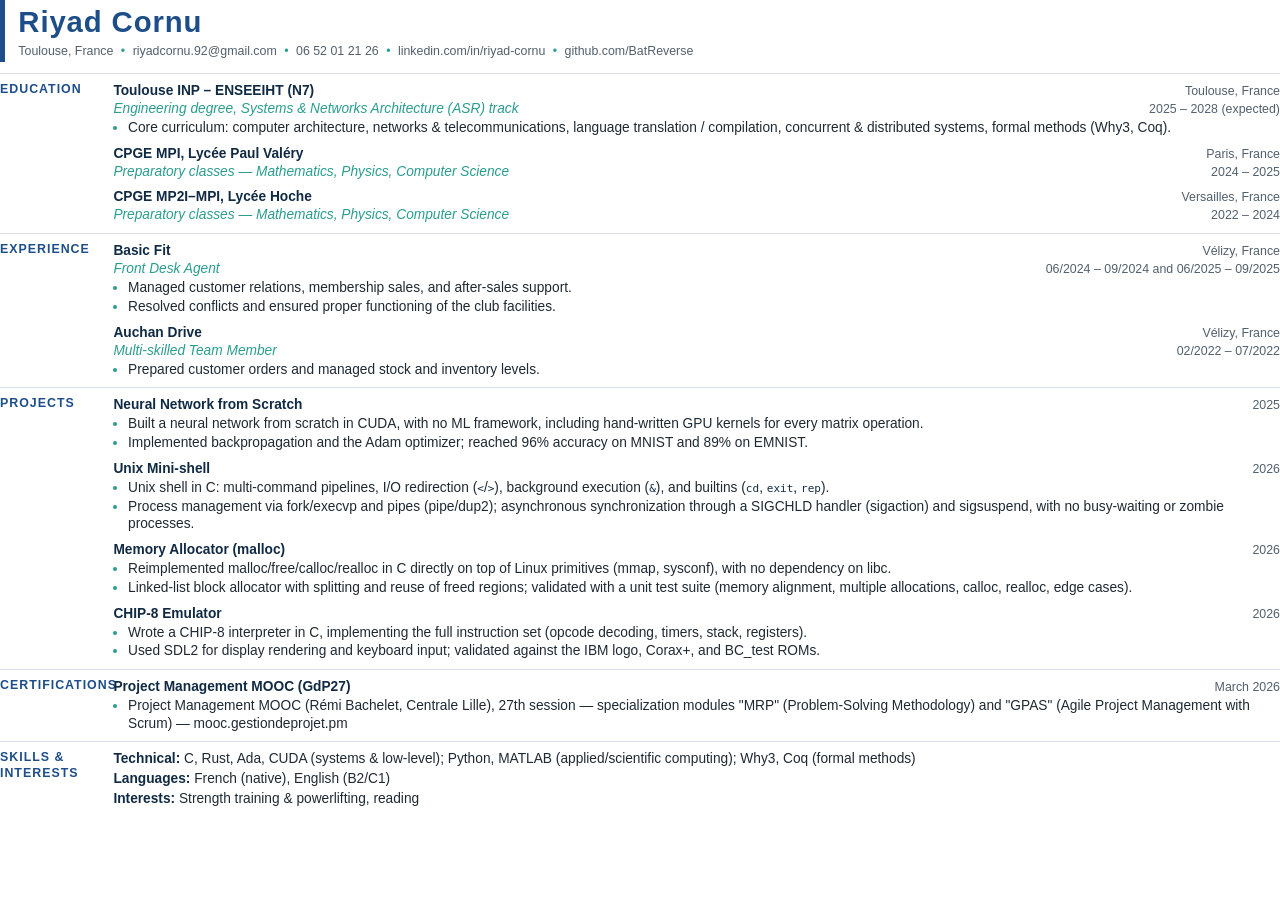
<file: pdf/resume_en.html>
<!DOCTYPE html>
<html lang="en">
<head>
<meta charset="UTF-8">
<title>Riyad Cornu — Resume</title>
<style>
  @page {
    size: A4;
    margin: 10mm 13mm;
  }
  * { box-sizing: border-box; }
  body {
    font-family: "Carlito", "Calibri", "Arial", sans-serif;
    font-size: 10.3pt;
    color: #1f2933;
    line-height: 1.3;
    margin: 0;
  }
  a { color: inherit; text-decoration: none; }
  header {
    border-left: 4pt solid #1d4e89;
    padding: 2pt 0 2pt 10pt;
    margin-bottom: 8pt;
  }
  h1 {
    font-size: 22pt;
    font-weight: 700;
    color: #1d4e89;
    letter-spacing: 0.03em;
    margin: 0 0 2pt;
  }
  .contact {
    font-size: 9.3pt;
    color: #52606d;
    margin: 0;
  }
  .contact .sep { color: #2a9d8f; padding: 0 3pt; }
  .objective {
    font-size: 9.5pt;
    font-style: italic;
    color: #1f2933;
    margin: 4pt 0 0;
  }
  section {
    display: flex;
    border-top: 0.75pt solid #d5dde8;
    padding-top: 6pt;
    margin-top: 6pt;
  }
  h2 {
    flex: none;
    width: 30mm;
    padding-right: 8pt;
    margin: 0;
    font-size: 9.3pt;
    font-weight: 700;
    text-transform: uppercase;
    letter-spacing: 0.08em;
    line-height: 1.25;
    color: #1d4e89;
  }
  .content { flex: 1; min-width: 0; }
  .entry-head {
    display: flex;
    justify-content: space-between;
    align-items: baseline;
    gap: 10pt;
  }
  .entry-head .org, .entry-head .role {
    font-weight: 700;
    color: #102a43;
  }
  .entry-head .loc, .entry-head .date,
  .entry-sub .date {
    white-space: nowrap;
    font-size: 9.3pt;
    color: #52606d;
  }
  .entry-sub {
    display: flex;
    justify-content: space-between;
    align-items: baseline;
    gap: 10pt;
    font-style: italic;
    color: #2a9d8f;
    margin-bottom: 1pt;
  }
  .entry-sub .date { font-style: normal; }
  .entry { margin-bottom: 6pt; }
  .entry:last-child { margin-bottom: 0; }
  ul {
    margin: 1pt 0 0;
    padding-left: 11pt;
  }
  li { margin-bottom: 0.5pt; }
  li::marker { color: #2a9d8f; }
  code {
    font-family: "DejaVu Sans Mono", monospace;
    font-size: 8.3pt;
    color: #102a43;
  }
  .skills-row { margin: 0 0 1.5pt; }
  .skills-row:last-child { margin-bottom: 0; }
  .skills-row b { font-weight: 700; color: #102a43; }
</style>
</head>
<body>

  <header>
    <h1>Riyad Cornu</h1>
    <p class="contact">
      Toulouse, France <span class="sep">•</span>
      <a href="mailto:riyadcornu.92@gmail.com">riyadcornu.92@gmail.com</a> <span class="sep">•</span>
      06 52 01 21 26 <span class="sep">•</span>
      <a href="https://www.linkedin.com/in/riyad-cornu-0a9088242/">linkedin.com/in/riyad-cornu</a> <span class="sep">•</span>
      <a href="https://github.com/BatReverse">github.com/BatReverse</a>
    </p>
  </header>

  <section>
    <h2>Education</h2>
    <div class="content">
      <div class="entry">
        <div class="entry-head">
          <span class="org">Toulouse INP – ENSEEIHT (N7)</span>
          <span class="loc">Toulouse, France</span>
        </div>
        <div class="entry-sub">
          <span>Engineering degree, Systems &amp; Networks Architecture (ASR) track</span>
          <span class="date">2025 – 2028 (expected)</span>
        </div>
        <ul>
          <li>Core curriculum: computer architecture, networks &amp; telecommunications, language translation / compilation, concurrent &amp; distributed systems, formal methods (Why3, Coq).</li>
        </ul>
      </div>

      <div class="entry">
        <div class="entry-head">
          <span class="org">CPGE MPI, Lycée Paul Valéry</span>
          <span class="loc">Paris, France</span>
        </div>
        <div class="entry-sub">
          <span>Preparatory classes — Mathematics, Physics, Computer Science</span>
          <span class="date">2024 – 2025</span>
        </div>
      </div>

      <div class="entry">
        <div class="entry-head">
          <span class="org">CPGE MP2I–MPI, Lycée Hoche</span>
          <span class="loc">Versailles, France</span>
        </div>
        <div class="entry-sub">
          <span>Preparatory classes — Mathematics, Physics, Computer Science</span>
          <span class="date">2022 – 2024</span>
        </div>
      </div>
    </div>
  </section>

  <section>
    <h2>Experience</h2>
    <div class="content">
      <div class="entry">
        <div class="entry-head">
          <span class="org">Basic Fit</span>
          <span class="loc">Vélizy, France</span>
        </div>
        <div class="entry-sub">
          <span>Front Desk Agent</span>
          <span class="date">06/2024 – 09/2024 and 06/2025 – 09/2025</span>
        </div>
        <ul>
          <li>Managed customer relations, membership sales, and after-sales support.</li>
          <li>Resolved conflicts and ensured proper functioning of the club facilities.</li>
        </ul>
      </div>

      <div class="entry">
        <div class="entry-head">
          <span class="org">Auchan Drive</span>
          <span class="loc">Vélizy, France</span>
        </div>
        <div class="entry-sub">
          <span>Multi-skilled Team Member</span>
          <span class="date">02/2022 – 07/2022</span>
        </div>
        <ul>
          <li>Prepared customer orders and managed stock and inventory levels.</li>
        </ul>
      </div>
    </div>
  </section>

  <section>
    <h2>Projects</h2>
    <div class="content">
      <div class="entry">
        <div class="entry-head">
          <span class="role">Neural Network from Scratch</span>
          <span class="date">2025</span>
        </div>
        <ul>
          <li>Built a neural network from scratch in CUDA, with no ML framework, including hand-written GPU kernels for every matrix operation.</li>
          <li>Implemented backpropagation and the Adam optimizer; reached 96% accuracy on MNIST and 89% on EMNIST.</li>
        </ul>
      </div>

      <div class="entry">
        <div class="entry-head">
          <span class="role">Unix Mini-shell</span>
          <span class="date">2026</span>
        </div>
        <ul>
          <li>Unix shell in C: multi-command pipelines, I/O redirection (<code>&lt;</code>/<code>&gt;</code>), background execution (<code>&amp;</code>), and builtins (<code>cd</code>, <code>exit</code>, <code>rep</code>).</li>
          <li>Process management via fork/execvp and pipes (pipe/dup2); asynchronous synchronization through a SIGCHLD handler (sigaction) and sigsuspend, with no busy-waiting or zombie processes.</li>
        </ul>
      </div>

      <div class="entry">
        <div class="entry-head">
          <span class="role">Memory Allocator (malloc)</span>
          <span class="date">2026</span>
        </div>
        <ul>
          <li>Reimplemented malloc/free/calloc/realloc in C directly on top of Linux primitives (mmap, sysconf), with no dependency on libc.</li>
          <li>Linked-list block allocator with splitting and reuse of freed regions; validated with a unit test suite (memory alignment, multiple allocations, calloc, realloc, edge cases).</li>
        </ul>
      </div>

      <div class="entry">
        <div class="entry-head">
          <span class="role">CHIP-8 Emulator</span>
          <span class="date">2026</span>
        </div>
        <ul>
          <li>Wrote a CHIP-8 interpreter in C, implementing the full instruction set (opcode decoding, timers, stack, registers).</li>
          <li>Used SDL2 for display rendering and keyboard input; validated against the IBM logo, Corax+, and BC_test ROMs.</li>
        </ul>
      </div>
    </div>
  </section>

  <section>
    <h2>Certifications</h2>
    <div class="content">
      <div class="entry">
        <div class="entry-head">
          <span class="role">Project Management MOOC (GdP27)</span>
          <span class="date">March 2026</span>
        </div>
        <ul>
          <li>Project Management MOOC (Rémi Bachelet, Centrale Lille), 27th session — specialization modules "MRP" (Problem-Solving Methodology) and "GPAS" (Agile Project Management with Scrum) — <a href="https://mooc.gestiondeprojet.pm/">mooc.gestiondeprojet.pm</a></li>
        </ul>
      </div>
    </div>
  </section>

  <section>
    <h2>Skills &amp; Interests</h2>
    <div class="content">
      <p class="skills-row"><b>Technical:</b> C, Rust, Ada, CUDA (systems &amp; low-level); Python, MATLAB (applied/scientific computing); Why3, Coq (formal methods)</p>
      <p class="skills-row"><b>Languages:</b> French (native), English (B2/C1)</p>
      <p class="skills-row"><b>Interests:</b> Strength training &amp; powerlifting, reading</p>
    </div>
  </section>

</body>
</html>
</file>
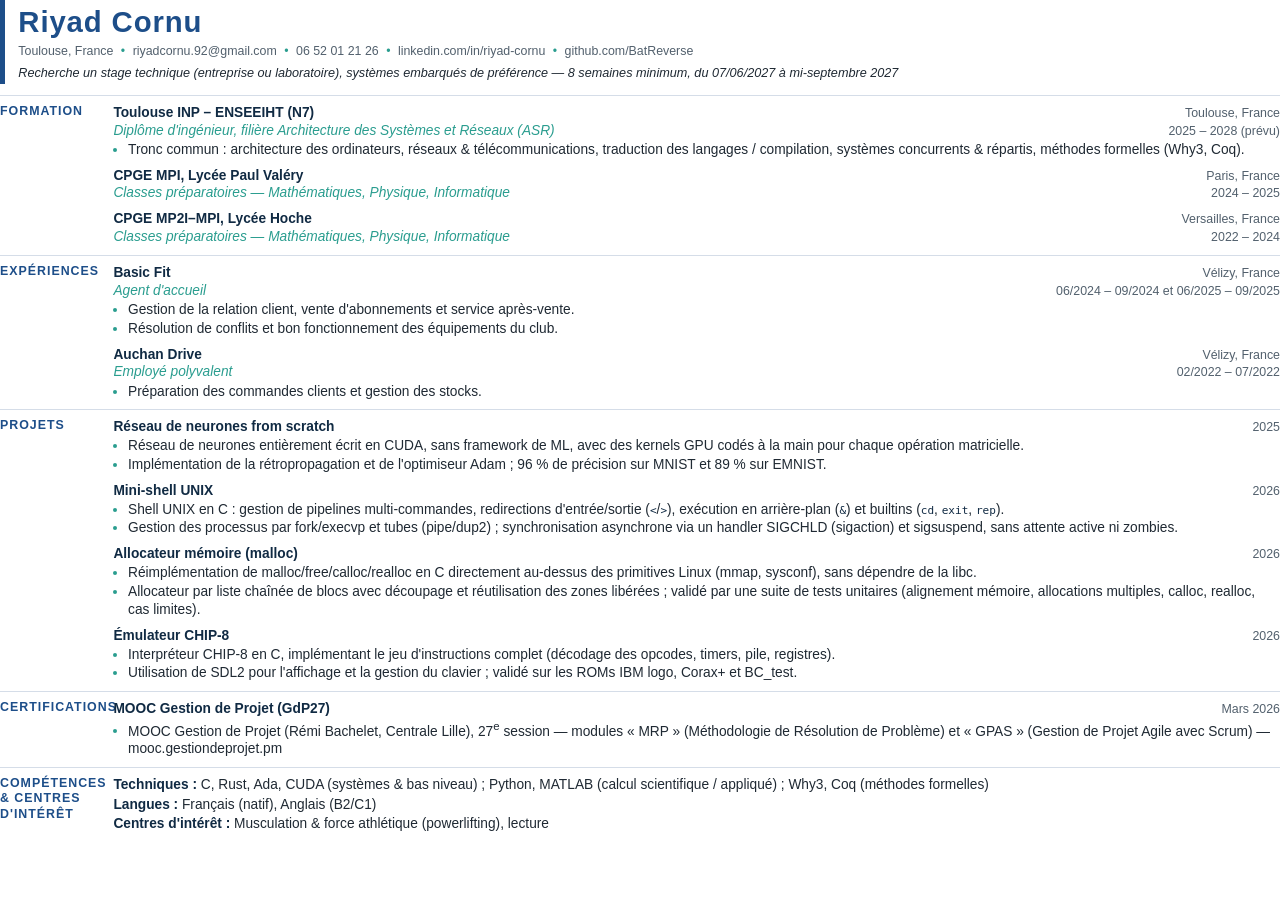
<file: pdf/resume_fr.html>
<!DOCTYPE html>
<html lang="fr">
<head>
<meta charset="UTF-8">
<title>Riyad Cornu — CV</title>
<style>
  @page {
    size: A4;
    margin: 10mm 13mm;
  }
  * { box-sizing: border-box; }
  body {
    font-family: "Carlito", "Calibri", "Arial", sans-serif;
    font-size: 10.3pt;
    color: #1f2933;
    line-height: 1.3;
    margin: 0;
  }
  a { color: inherit; text-decoration: none; }
  header {
    border-left: 4pt solid #1d4e89;
    padding: 2pt 0 2pt 10pt;
    margin-bottom: 8pt;
  }
  h1 {
    font-size: 22pt;
    font-weight: 700;
    color: #1d4e89;
    letter-spacing: 0.03em;
    margin: 0 0 2pt;
  }
  .contact {
    font-size: 9.3pt;
    color: #52606d;
    margin: 0;
  }
  .contact .sep { color: #2a9d8f; padding: 0 3pt; }
  .objective {
    font-size: 9.5pt;
    font-style: italic;
    color: #1f2933;
    margin: 4pt 0 0;
  }
  section {
    display: flex;
    border-top: 0.75pt solid #d5dde8;
    padding-top: 6pt;
    margin-top: 6pt;
  }
  h2 {
    flex: none;
    width: 30mm;
    padding-right: 8pt;
    margin: 0;
    font-size: 9.3pt;
    font-weight: 700;
    text-transform: uppercase;
    letter-spacing: 0.08em;
    line-height: 1.25;
    color: #1d4e89;
  }
  .content { flex: 1; min-width: 0; }
  .entry-head {
    display: flex;
    justify-content: space-between;
    align-items: baseline;
    gap: 10pt;
  }
  .entry-head .org, .entry-head .role {
    font-weight: 700;
    color: #102a43;
  }
  .entry-head .loc, .entry-head .date,
  .entry-sub .date {
    white-space: nowrap;
    font-size: 9.3pt;
    color: #52606d;
  }
  .entry-sub {
    display: flex;
    justify-content: space-between;
    align-items: baseline;
    gap: 10pt;
    font-style: italic;
    color: #2a9d8f;
    margin-bottom: 1pt;
  }
  .entry-sub .date { font-style: normal; }
  .entry { margin-bottom: 6pt; }
  .entry:last-child { margin-bottom: 0; }
  ul {
    margin: 1pt 0 0;
    padding-left: 11pt;
  }
  li { margin-bottom: 0.5pt; }
  li::marker { color: #2a9d8f; }
  code {
    font-family: "DejaVu Sans Mono", monospace;
    font-size: 8.3pt;
    color: #102a43;
  }
  .skills-row { margin: 0 0 1.5pt; }
  .skills-row:last-child { margin-bottom: 0; }
  .skills-row b { font-weight: 700; color: #102a43; }
</style>
</head>
<body>

  <header>
    <h1>Riyad Cornu</h1>
    <p class="contact">
      Toulouse, France <span class="sep">•</span>
      <a href="mailto:riyadcornu.92@gmail.com">riyadcornu.92@gmail.com</a> <span class="sep">•</span>
      06 52 01 21 26 <span class="sep">•</span>
      <a href="https://www.linkedin.com/in/riyad-cornu-0a9088242/">linkedin.com/in/riyad-cornu</a> <span class="sep">•</span>
      <a href="https://github.com/BatReverse">github.com/BatReverse</a>
    </p>
    <p class="objective">
      Recherche un stage technique (entreprise ou laboratoire), systèmes embarqués de préférence &mdash;
      8 semaines minimum, du 07/06/2027 à mi-septembre 2027
    </p>
  </header>

  <section>
    <h2>Formation</h2>
    <div class="content">
      <div class="entry">
        <div class="entry-head">
          <span class="org">Toulouse INP – ENSEEIHT (N7)</span>
          <span class="loc">Toulouse, France</span>
        </div>
        <div class="entry-sub">
          <span>Diplôme d'ingénieur, filière Architecture des Systèmes et Réseaux (ASR)</span>
          <span class="date">2025 – 2028 (prévu)</span>
        </div>
        <ul>
          <li>Tronc commun : architecture des ordinateurs, réseaux &amp; télécommunications, traduction des langages / compilation, systèmes concurrents &amp; répartis, méthodes formelles (Why3, Coq).</li>
        </ul>
      </div>

      <div class="entry">
        <div class="entry-head">
          <span class="org">CPGE MPI, Lycée Paul Valéry</span>
          <span class="loc">Paris, France</span>
        </div>
        <div class="entry-sub">
          <span>Classes préparatoires — Mathématiques, Physique, Informatique</span>
          <span class="date">2024 – 2025</span>
        </div>
      </div>

      <div class="entry">
        <div class="entry-head">
          <span class="org">CPGE MP2I–MPI, Lycée Hoche</span>
          <span class="loc">Versailles, France</span>
        </div>
        <div class="entry-sub">
          <span>Classes préparatoires — Mathématiques, Physique, Informatique</span>
          <span class="date">2022 – 2024</span>
        </div>
      </div>
    </div>
  </section>

  <section>
    <h2>Expériences</h2>
    <div class="content">
      <div class="entry">
        <div class="entry-head">
          <span class="org">Basic Fit</span>
          <span class="loc">Vélizy, France</span>
        </div>
        <div class="entry-sub">
          <span>Agent d'accueil</span>
          <span class="date">06/2024 – 09/2024 et 06/2025 – 09/2025</span>
        </div>
        <ul>
          <li>Gestion de la relation client, vente d'abonnements et service après-vente.</li>
          <li>Résolution de conflits et bon fonctionnement des équipements du club.</li>
        </ul>
      </div>

      <div class="entry">
        <div class="entry-head">
          <span class="org">Auchan Drive</span>
          <span class="loc">Vélizy, France</span>
        </div>
        <div class="entry-sub">
          <span>Employé polyvalent</span>
          <span class="date">02/2022 – 07/2022</span>
        </div>
        <ul>
          <li>Préparation des commandes clients et gestion des stocks.</li>
        </ul>
      </div>
    </div>
  </section>

  <section>
    <h2>Projets</h2>
    <div class="content">
      <div class="entry">
        <div class="entry-head">
          <span class="role">Réseau de neurones from scratch</span>
          <span class="date">2025</span>
        </div>
        <ul>
          <li>Réseau de neurones entièrement écrit en CUDA, sans framework de ML, avec des kernels GPU codés à la main pour chaque opération matricielle.</li>
          <li>Implémentation de la rétropropagation et de l'optimiseur Adam ; 96&nbsp;% de précision sur MNIST et 89&nbsp;% sur EMNIST.</li>
        </ul>
      </div>

      <div class="entry">
        <div class="entry-head">
          <span class="role">Mini-shell UNIX</span>
          <span class="date">2026</span>
        </div>
        <ul>
          <li>Shell UNIX en C : gestion de pipelines multi-commandes, redirections d'entrée/sortie (<code>&lt;</code>/<code>&gt;</code>), exécution en arrière-plan (<code>&amp;</code>) et builtins (<code>cd</code>, <code>exit</code>, <code>rep</code>).</li>
          <li>Gestion des processus par fork/execvp et tubes (pipe/dup2) ; synchronisation asynchrone via un handler SIGCHLD (sigaction) et sigsuspend, sans attente active ni zombies.</li>
        </ul>
      </div>

      <div class="entry">
        <div class="entry-head">
          <span class="role">Allocateur mémoire (malloc)</span>
          <span class="date">2026</span>
        </div>
        <ul>
          <li>Réimplémentation de malloc/free/calloc/realloc en C directement au-dessus des primitives Linux (mmap, sysconf), sans dépendre de la libc.</li>
          <li>Allocateur par liste chaînée de blocs avec découpage et réutilisation des zones libérées ; validé par une suite de tests unitaires (alignement mémoire, allocations multiples, calloc, realloc, cas limites).</li>
        </ul>
      </div>

      <div class="entry">
        <div class="entry-head">
          <span class="role">Émulateur CHIP-8</span>
          <span class="date">2026</span>
        </div>
        <ul>
          <li>Interpréteur CHIP-8 en C, implémentant le jeu d'instructions complet (décodage des opcodes, timers, pile, registres).</li>
          <li>Utilisation de SDL2 pour l'affichage et la gestion du clavier ; validé sur les ROMs IBM logo, Corax+ et BC_test.</li>
        </ul>
      </div>
    </div>
  </section>

  <section>
    <h2>Certifications</h2>
    <div class="content">
      <div class="entry">
        <div class="entry-head">
          <span class="role">MOOC Gestion de Projet (GdP27)</span>
          <span class="date">Mars 2026</span>
        </div>
        <ul>
          <li>MOOC Gestion de Projet (Rémi Bachelet, Centrale Lille), 27<sup>e</sup> session — modules « MRP » (Méthodologie de Résolution de Problème) et « GPAS » (Gestion de Projet Agile avec Scrum) — <a href="https://mooc.gestiondeprojet.pm/">mooc.gestiondeprojet.pm</a></li>
        </ul>
      </div>
    </div>
  </section>

  <section>
    <h2>Compétences &amp; Centres d'intérêt</h2>
    <div class="content">
      <p class="skills-row"><b>Techniques :</b> C, Rust, Ada, CUDA (systèmes &amp; bas niveau) ; Python, MATLAB (calcul scientifique / appliqué) ; Why3, Coq (méthodes formelles)</p>
      <p class="skills-row"><b>Langues :</b> Français (natif), Anglais (B2/C1)</p>
      <p class="skills-row"><b>Centres d'intérêt :</b> Musculation &amp; force athlétique (powerlifting), lecture</p>
    </div>
  </section>

</body>
</html>
</file>
<file: style/style.css>
/* ---------------------------------------------------------
   Tokens
   World: an electronics bench. Datasheet paper, copper traces,
   silkscreen. Copper is the only accent.
--------------------------------------------------------- */
:root {
  --paper: #eff2f1;
  --paper-raised: #ffffff;
  --ink: #12181d;
  --line: #ccd4d5;
  --grid-line: color-mix(in srgb, var(--line) 45%, transparent);
  --copper: #a84f19;
  --copper-tint: #f2ddc9;
  --graphite: #56656a;
  --muted: #7a888c;
  --hairline: color-mix(in srgb, var(--ink) 8%, transparent);
  --ic-body: #1b2328;
  --ic-text: #dfe7e9;

  --font-mono: 'IBM Plex Mono', 'SFMono-Regular', Consolas, monospace;
  --font-sans: 'IBM Plex Sans', -apple-system, Segoe UI, Helvetica, Arial, sans-serif;

  --radius-tag: 4px;
  --radius-control: 8px;
  --radius-card: 12px;

  --ease: cubic-bezier(0.2, 0, 0, 1);
  --fast: 150ms;

  --grid-size: 44px;
}

@media (prefers-color-scheme: dark) {
  :root {
    --paper: #0c1216;
    --paper-raised: #131b20;
    --ink: #dfe7e9;
    --line: #263237;
    --grid-line: color-mix(in srgb, var(--line) 55%, transparent);
    --copper: #e08b48;
    --copper-tint: #3a2a1c;
    --graphite: #93a3a8;
    --muted: #6f7f84;
    --hairline: color-mix(in srgb, var(--ink) 9%, transparent);
    --ic-body: #05090b;
    --ic-text: #c7d1d4;
  }
}

/* ---------------------------------------------------------
   Base
--------------------------------------------------------- */
* {
  box-sizing: border-box;
}

html {
  scroll-behavior: smooth;
}

body {
  margin: 0;
  background-color: var(--paper);
  background-image:
    linear-gradient(to right, var(--grid-line) 1px, transparent 1px),
    linear-gradient(to bottom, var(--grid-line) 1px, transparent 1px);
  background-size: var(--grid-size) var(--grid-size);
  background-attachment: fixed;
  font-family: var(--font-sans);
  color: var(--ink);
  line-height: 1.55;
}

a {
  color: inherit;
}

img {
  max-width: 100%;
}

ul {
  margin: 0;
  padding-left: 1.2em;
}

li + li {
  margin-top: 4px;
}

b {
  font-weight: 600;
}

:focus-visible {
  outline: 2px solid var(--copper);
  outline-offset: 2px;
  border-radius: var(--radius-tag);
}

@media (prefers-reduced-motion: reduce) {
  html {
    scroll-behavior: auto;
  }
  * {
    transition: none !important;
  }
}

/* ---------------------------------------------------------
   Nav
--------------------------------------------------------- */
nav {
  position: fixed;
  top: 0;
  left: 0;
  right: 0;
  z-index: 1000;
  display: flex;
  align-items: center;
  justify-content: space-between;
  gap: 16px;
  height: 64px;
  padding: 0 32px;
  background-color: color-mix(in srgb, var(--paper) 88%, transparent);
  backdrop-filter: blur(8px);
  border-bottom: 1px solid var(--hairline);
}

.brand {
  font-family: var(--font-mono);
  font-weight: 600;
  font-size: 0.9375rem;
  background: var(--ink);
  color: var(--paper);
  padding: 4px 8px;
  border-radius: 6px;
  text-decoration: none;
  flex-shrink: 0;
}

nav ul {
  flex: 1;
  list-style: none;
  margin: 0;
  padding: 0;
  display: flex;
  flex-wrap: wrap;
  justify-content: flex-end;
  gap: 4px 24px;
}

nav li + li {
  margin-top: 0;
}

nav a {
  text-decoration: none;
  font-family: var(--font-mono);
  font-size: 0.875rem;
  color: var(--graphite);
  padding: 4px 0;
  border-bottom: 1px solid transparent;
  transition: color var(--fast) var(--ease), border-color var(--fast) var(--ease);
}

nav a:hover {
  color: var(--ink);
  border-color: var(--copper);
}

.lang-switch {
  display: flex;
  flex-shrink: 0;
  border: 1px solid var(--hairline);
  border-radius: var(--radius-control);
  padding: 2px;
  gap: 2px;
  font-family: var(--font-mono);
  font-size: 0.75rem;
}

.lang-switch a,
.lang-switch .lang-current {
  padding: 2px 8px;
  border-radius: 6px;
  border-bottom: 0;
}

.lang-switch a:hover {
  color: var(--ink);
}

.lang-current {
  background: var(--ink);
  color: var(--paper);
}

@media (max-width: 640px) {
  nav {
    position: sticky;
    height: auto;
    flex-direction: column;
    align-items: flex-start;
    gap: 8px;
    padding: 12px 16px 8px;
  }
  nav ul {
    justify-content: flex-start;
    flex-wrap: nowrap;
    width: 100%;
    gap: 16px;
    overflow-x: auto;
    scrollbar-width: none;
  }
  nav li {
    flex-shrink: 0;
  }
  main {
    padding-top: 0;
  }
  .lang-switch {
    position: absolute;
    top: 12px;
    right: 16px;
  }
}

/* ---------------------------------------------------------
   Layout helpers
--------------------------------------------------------- */
main {
  padding-top: 64px;
}

.section {
  max-width: 880px;
  margin: 0 auto;
  padding: 88px 24px;
  scroll-margin-top: 64px;
}

.eyebrow {
  font-family: var(--font-mono);
  font-size: 0.8125rem;
  color: var(--copper);
  margin: 0 0 8px;
}

h2 {
  font-family: var(--font-mono);
  font-weight: 500;
  font-size: clamp(1.5rem, 3vw, 2rem);
  line-height: 1.25;
  margin: 0 0 40px;
}

h3 {
  font-family: var(--font-mono);
  font-weight: 500;
  font-size: 1rem;
  margin: 0 0 4px;
}

small {
  display: block;
  font-family: var(--font-mono);
  font-size: 0.8125rem;
  color: var(--graphite);
  margin-bottom: 12px;
}

/* ---------------------------------------------------------
   Hero
--------------------------------------------------------- */
.hero {
  min-height: min(calc(100vh - 64px), 720px);
  display: flex;
  align-items: center;
  padding: 64px 32px;
  scroll-margin-top: 64px;
}

.hero-inner {
  width: 100%;
  max-width: 832px;
  margin: 0 auto;
}

.hero h1 {
  font-family: var(--font-mono);
  font-weight: 500;
  font-size: clamp(2.5rem, 6vw, 4rem);
  line-height: 1.1;
  letter-spacing: -0.01em;
  margin: 0 0 16px;
}

.hero-role {
  font-family: var(--font-mono);
  color: var(--ink);
  font-size: clamp(0.9375rem, 1.6vw, 1.0625rem);
  margin: 0 0 24px;
}

.hero-pitch {
  max-width: 60ch;
  color: var(--graphite);
  font-size: 1.0625rem;
  margin: 0 0 32px;
}

.cmd-row {
  display: flex;
  flex-wrap: wrap;
  gap: 8px;
}

.cmd-row a {
  text-decoration: none;
  border-radius: var(--radius-control);
}

/* Signature: links as keycaps for command-line flags */
.cmd-row .flag {
  display: inline-block;
  font-family: var(--font-mono);
  font-size: 0.875rem;
  padding: 8px 12px;
  border: 1px solid var(--line);
  border-bottom-width: 2px;
  border-radius: var(--radius-control);
  background: var(--paper-raised);
  color: var(--ink);
  transition: border-color var(--fast) var(--ease), color var(--fast) var(--ease), transform var(--fast) var(--ease);
}

.cmd-row a:hover .flag {
  border-color: var(--copper);
}

.cmd-row a:active .flag {
  transform: scale(0.97);
}

.cmd-row .flag-primary {
  background: var(--ink);
  border-color: var(--ink);
  color: var(--paper);
}

.cmd-row a:hover .flag-primary {
  border-color: var(--ink);
  border-bottom-color: var(--copper);
}

@media (max-width: 640px) {
  .hero {
    min-height: 0;
    padding: 48px 16px 64px;
  }
}

/* ---------------------------------------------------------
   Timeline
--------------------------------------------------------- */
.timeline {
  position: relative;
  border-left: 2px solid var(--line);
  margin-left: 8px;
  padding-left: 32px;
}

.timeline-item {
  position: relative;
  padding-bottom: 40px;
}

.timeline-item:last-child {
  padding-bottom: 0;
}

/* Solder pads on the timeline */
.timeline-item::before {
  content: '';
  position: absolute;
  left: -39px;
  top: 6px;
  width: 12px;
  height: 12px;
  background: var(--graphite);
  border-radius: 2px;
  box-shadow: 0 0 0 4px var(--paper);
}

.timeline-item.is-current::before {
  background: var(--copper);
}

.timeline-head {
  display: flex;
  align-items: center;
  gap: 8px;
  flex-wrap: wrap;
}

.badge,
.status-badge {
  font-family: var(--font-mono);
  font-size: 0.75rem;
  line-height: 1.5;
  padding: 2px 8px;
  border-radius: var(--radius-tag);
  white-space: nowrap;
}

.badge-current,
.status-progress {
  background: var(--copper-tint);
  color: var(--copper);
}

.status-done {
  background: color-mix(in srgb, var(--ink) 6%, transparent);
  color: var(--graphite);
}

.timeline-note {
  font-family: var(--font-mono);
  font-size: 0.8125rem;
  color: var(--graphite);
  margin: 4px 0 8px;
}

/* ---------------------------------------------------------
   Toolbox
--------------------------------------------------------- */
.tool-group {
  margin-bottom: 32px;
}

.tool-group:last-child {
  margin-bottom: 0;
}

.tool-group h3 {
  font-family: var(--font-sans);
  font-size: 0.875rem;
  color: var(--graphite);
  margin-bottom: 12px;
}

.chip-row {
  display: flex;
  flex-wrap: wrap;
  gap: 8px;
}

.chip {
  display: inline-block;
  font-family: var(--font-mono);
  font-size: 0.875rem;
  padding: 4px 12px;
  border: 1px solid var(--line);
  border-radius: 6px;
  background: var(--paper-raised);
}

.chip-upcoming {
  border-style: dashed;
  background: transparent;
  color: var(--graphite);
}

.chip-link {
  text-decoration: none;
  border-radius: 6px;
}

.chip-link .chip {
  transition: border-color var(--fast) var(--ease);
}

.chip-link:hover .chip {
  border-color: var(--copper);
}

.tool-group .chip-row + small {
  margin: 12px 0 4px;
}

/* ---------------------------------------------------------
   Project cards
--------------------------------------------------------- */
.project-card {
  border: 1px solid var(--hairline);
  border-radius: var(--radius-card);
  background: var(--paper-raised);
  padding: 32px;
  margin-bottom: 24px;
}

.project-card:last-child {
  margin-bottom: 0;
}

.project-head {
  display: flex;
  justify-content: space-between;
  align-items: baseline;
  flex-wrap: wrap;
  gap: 8px 16px;
  margin-bottom: 4px;
}

.project-head h3 {
  margin: 0;
  font-size: 1.0625rem;
}

.stat-row {
  display: flex;
  gap: 40px;
  margin: 20px 0 24px;
  padding: 20px 0;
  border-top: 1px solid var(--hairline);
  border-bottom: 1px solid var(--hairline);
  flex-wrap: wrap;
}

.stat {
  display: flex;
  flex-direction: column;
}

.stat b {
  font-family: var(--font-mono);
  font-weight: 500;
  font-size: 2.25rem;
  font-variant-numeric: tabular-nums;
  color: var(--ink);
  line-height: 1;
}

.stat:first-child b {
  color: var(--copper);
}

.stat span {
  font-family: var(--font-mono);
  font-size: 0.8125rem;
  color: var(--graphite);
  margin-top: 8px;
}

.block-label {
  font-family: var(--font-mono);
  font-size: 0.8125rem;
  color: var(--muted);
  margin: 20px 0 8px;
}

.project-card ul {
  margin-bottom: 0;
}

@media (max-width: 640px) {
  .project-card {
    padding: 24px 20px;
  }
}

/* Project diagrams: drawn from each project's real code */
.project-fig {
  margin: 20px 0 4px;
  padding: 16px;
  background: var(--paper);
  border: 1px solid var(--hairline);
  border-radius: var(--radius-control);
  overflow-x: auto;
}

.project-fig svg {
  display: block;
  width: 100%;
  min-width: 560px;
  height: auto;
}

.project-fig figcaption {
  font-family: var(--font-mono);
  font-size: 0.8125rem;
  color: var(--muted);
  margin-top: 12px;
  min-width: 0;
}

.fig text {
  font-family: var(--font-mono);
}

.fig .sig {
  fill: var(--ink);
  font-size: 12px;
}

.fig .note {
  fill: var(--graphite);
  font-size: 11px;
}

.fig .code {
  fill: var(--ink);
  font-size: 12px;
  font-weight: 500;
}

.fig .big {
  fill: var(--ink);
  font-size: 24px;
  font-weight: 500;
}

.fig .acc {
  fill: var(--copper);
}

.fig .wave {
  fill: none;
  stroke: var(--ink);
  stroke-width: 1.5;
  stroke-linejoin: round;
}

.fig .sample {
  stroke: var(--copper);
  stroke-width: 1;
  stroke-dasharray: 2 3;
  opacity: 0.7;
}

.fig .dot,
.fig .node-acc,
.fig .bar-acc,
.fig .arrow-head {
  fill: var(--copper);
}

.fig .arrow {
  stroke: var(--copper);
  stroke-width: 1.5;
}

.fig .cell,
.fig .screen {
  fill: var(--paper-raised);
  stroke: var(--line);
}

.fig .cell-gap {
  fill: none;
  stroke: var(--line);
  stroke-dasharray: 3 3;
}

.fig .cell-acc {
  fill: var(--copper-tint);
  stroke: var(--copper);
}

.fig .px rect {
  fill: var(--ink);
}

.fig .edge line {
  stroke: var(--line);
  stroke-width: 1;
}

.fig .node {
  fill: var(--paper-raised);
  stroke: var(--graphite);
  stroke-width: 1.5;
}

.fig .cell-hdr,
.fig .cell-hdr-new {
  fill: var(--ic-body);
  stroke: var(--ic-body);
}

.fig .cell-hdr-new {
  stroke: var(--copper);
}

.fig .hdr-text {
  fill: var(--ic-text);
  font-size: 11px;
}

.fig .link,
.fig .link-acc {
  fill: none;
  stroke: var(--graphite);
  stroke-width: 1.25;
}

.fig .link-acc {
  stroke: var(--copper);
  stroke-width: 1.5;
}

.fig .fork {
  stroke: var(--graphite);
  stroke-width: 1;
  stroke-dasharray: 3 3;
}

.fig .bar {
  fill: color-mix(in srgb, var(--ink) 22%, transparent);
}

/* ---------------------------------------------------------
   Career / résumé
--------------------------------------------------------- */
#resume {
  margin-bottom: 48px;
}

#resume h3 {
  margin-bottom: 12px;
}

.btn-outline {
  display: inline-block;
  font-family: var(--font-mono);
  font-size: 0.875rem;
  text-decoration: none;
  color: var(--ink);
  background: var(--paper-raised);
  border: 1px solid var(--line);
  border-radius: var(--radius-control);
  padding: 8px 16px;
  margin-bottom: 16px;
  transition: border-color var(--fast) var(--ease);
}

.btn-outline:hover {
  border-color: var(--copper);
}

.resume-frame {
  display: block;
  width: 100%;
  height: 70vh;
  border: 1px solid var(--hairline);
  border-radius: var(--radius-card);
}

@media (max-width: 640px) {
  .resume-frame {
    display: none;
  }
}

.career-projection > h3 {
  margin-bottom: 24px;
}

/* ---------------------------------------------------------
   Info cards (mobility / hobbies)
--------------------------------------------------------- */
.info-card {
  border: 1px solid var(--hairline);
  border-radius: var(--radius-card);
  background: var(--paper-raised);
  padding: 24px;
}

.info-card p {
  margin: 0;
  color: var(--graphite);
}

.hobby-row {
  display: grid;
  grid-template-columns: repeat(2, 1fr);
  gap: 24px;
}

@media (max-width: 640px) {
  .hobby-row {
    grid-template-columns: 1fr;
  }
}

/* ---------------------------------------------------------
   Footer
--------------------------------------------------------- */
.site-footer {
  text-align: center;
  padding: 40px 24px 56px;
  font-family: var(--font-mono);
  font-size: 0.8125rem;
  color: var(--graphite);
}

.site-footer p {
  margin: 0 0 12px;
}

.footer-links {
  display: flex;
  justify-content: center;
  gap: 24px;
}

.footer-links a {
  text-decoration: none;
  color: var(--graphite);
  transition: color var(--fast) var(--ease);
}

.footer-links a:hover {
  color: var(--ink);
}
</file>
